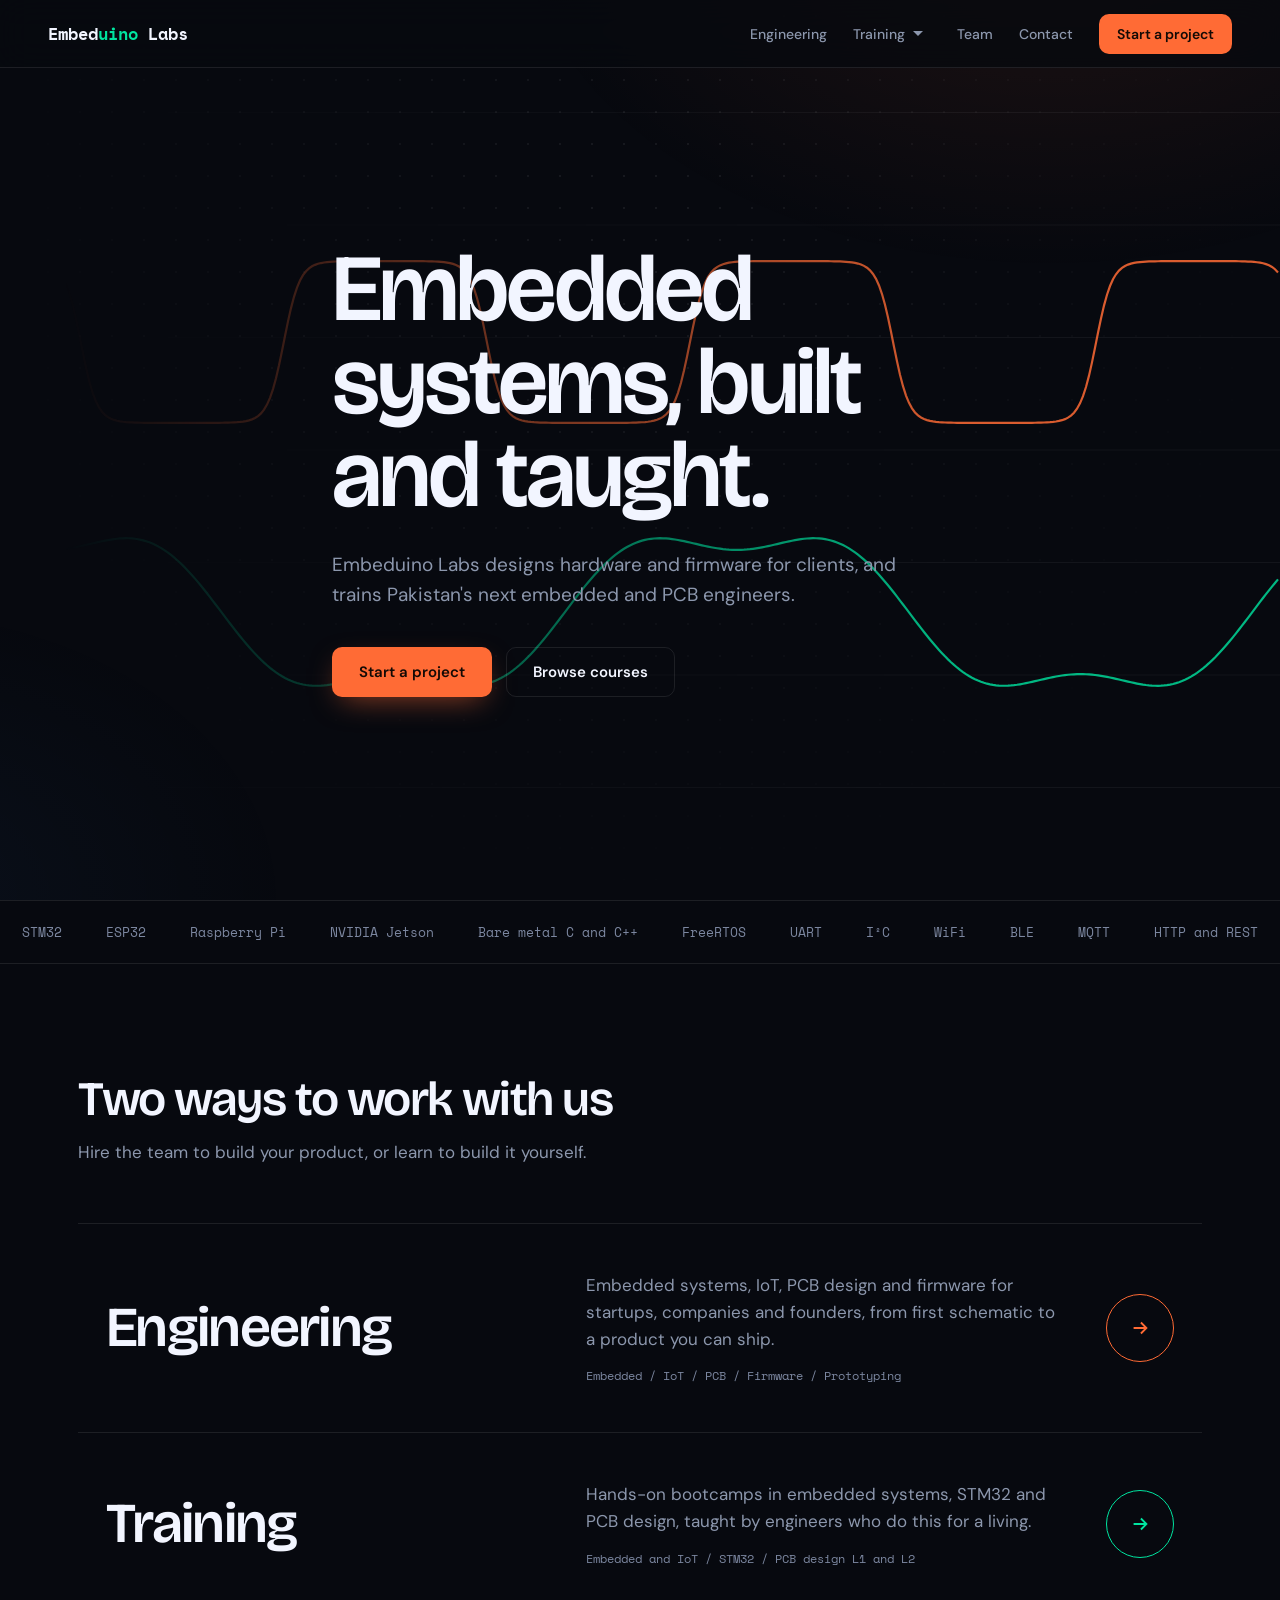
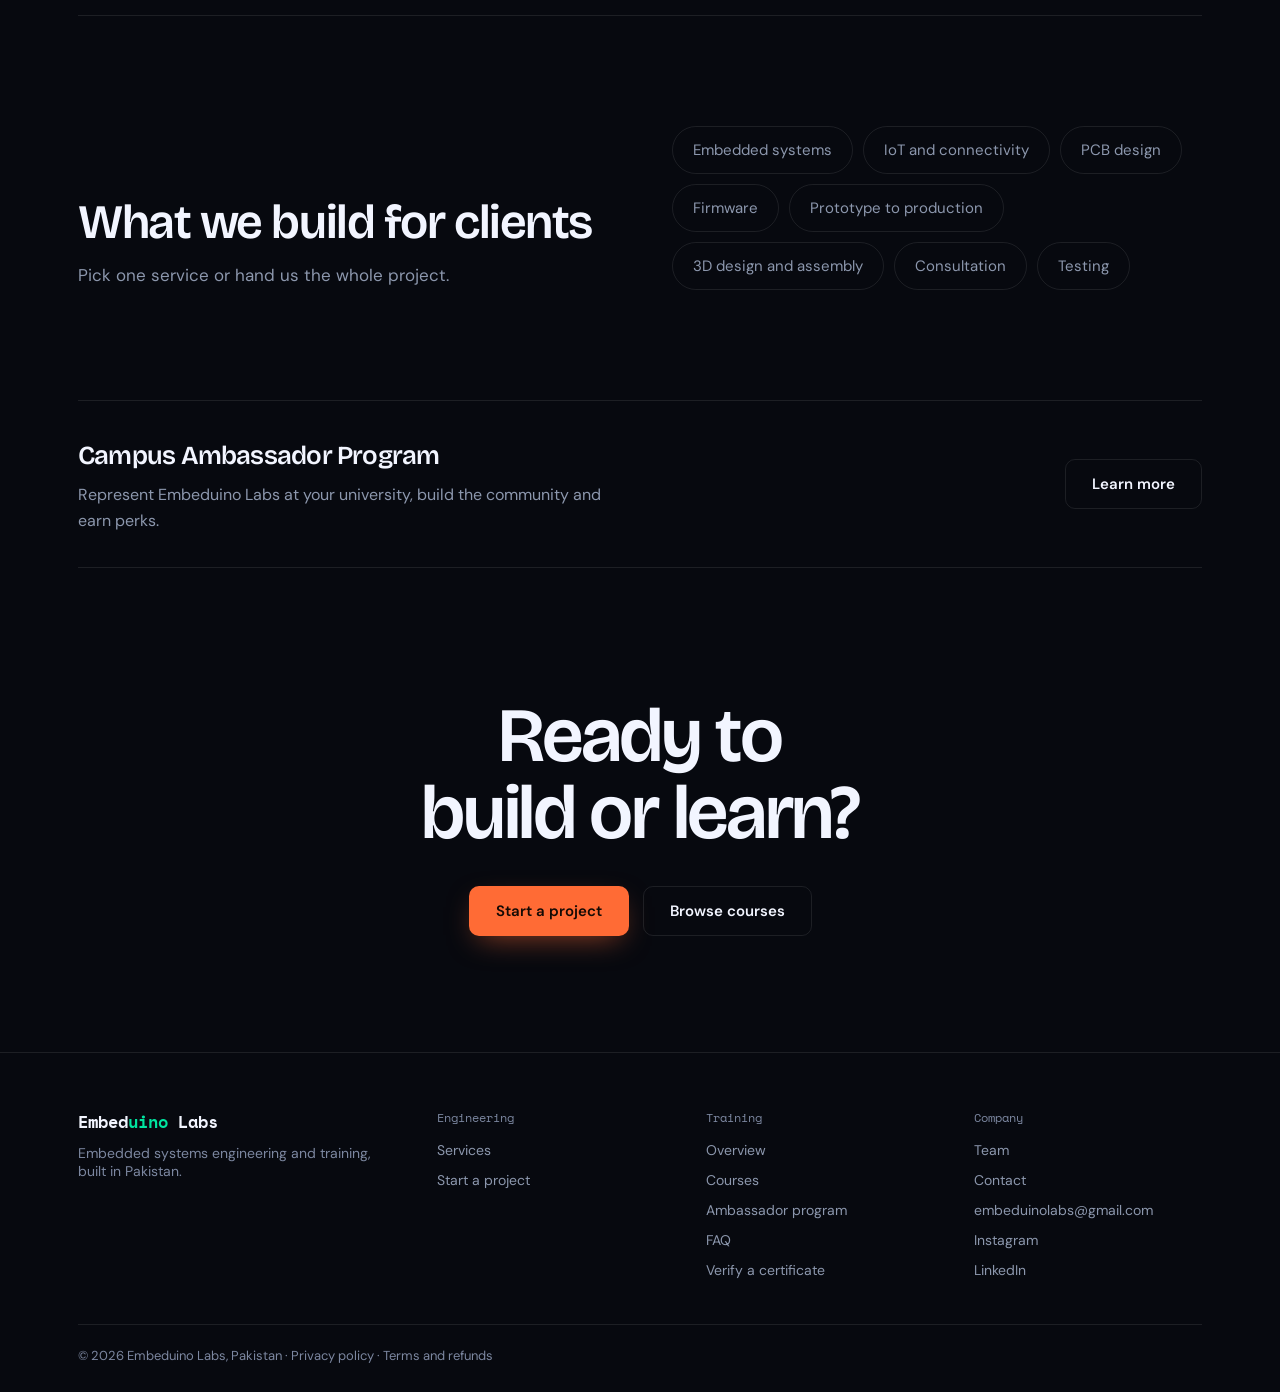
<file: index.html>
<!DOCTYPE html><html lang="en"><head><meta charset="UTF-8"><meta name="viewport" content="width=device-width,initial-scale=1">
<title>Embeduino Labs — Embedded engineering and training</title>
<meta name="description" content="Embeduino Labs builds embedded systems for clients and trains the next generation of embedded and PCB engineers in Pakistan.">
<link rel="preconnect" href="https://fonts.googleapis.com"><link href="https://fonts.googleapis.com/css2?family=Bricolage+Grotesque:opsz,wght@12..96,500;12..96,600&family=DM+Sans:wght@400;500;600&family=Space+Mono:wght@400;700&display=swap" rel="stylesheet">
<link rel="stylesheet" href="eng.css">
<style>
.h{position:relative;min-height:100vh;display:flex;align-items:center;padding:110px 0 70px;overflow:hidden}
#scope{position:absolute;inset:0;width:100%;height:100%;-webkit-mask-image:linear-gradient(90deg,transparent 5%,#000 75%);mask-image:linear-gradient(90deg,transparent 5%,#000 75%)}
.h .wrap{position:relative}
.h h1{font-size:clamp(46px,7.4vw,104px);line-height:.98;max-width:11ch;margin-bottom:28px}
.h .lede{max-width:44ch}
.live{position:absolute;right:28px;bottom:-50px;font:400 12px var(--mono);color:var(--di);display:flex;gap:18px}
.live i{font-style:normal}.live i::before{content:'';display:inline-block;width:14px;height:2px;margin-right:8px;vertical-align:middle}
.live .o::before{background:var(--cu)}.live .g::before{background:var(--sg)}
.path{display:grid;grid-template-columns:1.1fr 1.2fr auto;gap:40px;align-items:center;padding:48px 28px;border-top:1px solid var(--line);position:relative;overflow:hidden;--c:var(--cu)}
.path:last-of-type{border-bottom:1px solid var(--line)}
.path.t{--c:var(--sg)}
.path::before{content:'';position:absolute;inset:0;background:linear-gradient(90deg,color-mix(in srgb,var(--c) 14%,transparent),transparent 80%);transform:translateX(-101%);transition:transform .6s cubic-bezier(.2,.8,.2,1)}
.path:hover::before{transform:none}
.path>*{position:relative}
.path h3{font-size:clamp(32px,4.4vw,60px);line-height:1}
.path p{color:var(--mu);font-size:17px;max-width:46ch}
.path small{display:block;margin-top:14px;font:400 12px var(--mono);color:var(--di)}
.go{width:68px;height:68px;border-radius:50%;border:1px solid var(--c);display:grid;place-items:center;color:var(--c);transition:background .3s,color .3s,transform .3s}
.go svg{width:22px;height:22px;transition:transform .3s}
.path:hover .go{background:var(--c);color:#06100c}.path:hover .go svg{transform:rotate(-45deg)}
.nums{display:grid;grid-template-columns:repeat(4,1fr);border-block:1px solid var(--line)}
.nums div{padding:44px 24px 40px 0}.nums div+div{padding-left:28px;border-left:1px solid var(--line)}
.nums b{display:block;font:600 clamp(40px,5vw,64px) var(--head);letter-spacing:-.04em;line-height:1}
.nums span{display:block;margin-top:10px;color:var(--mu);font-size:14px;max-width:22ch}
.crs{display:grid;grid-template-columns:2.2fr 1fr 1fr auto;gap:24px;align-items:center;padding:24px 20px;border-bottom:1px solid var(--line);transition:background .25s,padding .25s}
.crs:first-child{border-top:1px solid var(--line)}
.crs:hover{background:rgba(0,229,160,.06);padding-left:34px}
.crs h3{font-size:21px}.crs em{font:400 13px var(--mono);color:var(--di);font-style:normal}
.crs .f{font:400 14px var(--mono);color:var(--mu)}.crs .f s{opacity:.5;margin-right:8px}
.crs .s{font-size:13px;color:var(--sg);display:flex;align-items:center;gap:8px}
.crs .s::before{content:'';width:7px;height:7px;border-radius:50%;background:var(--sg);animation:blink 2s infinite}
@keyframes blink{50%{opacity:.25}}
.chips{display:flex;flex-wrap:wrap;gap:10px}
.chips a{padding:11px 20px;border:1px solid var(--line);border-radius:999px;font-size:15px;color:var(--mu);transition:all .25s}
.chips a:hover{border-color:var(--cu);color:var(--tx);background:rgba(255,107,53,.08);transform:translateY(-3px)}
.two{display:grid;grid-template-columns:1fr 1fr;gap:64px;align-items:end}
.amb{display:flex;justify-content:space-between;align-items:center;gap:24px;flex-wrap:wrap;padding:34px 0;border-block:1px solid var(--line)}
.amb h3{font-size:26px}.amb p{color:var(--mu);margin-top:6px;max-width:48ch}
.fin{text-align:center;padding:130px 0 20px}
.fin h2{font-size:clamp(38px,6vw,84px);line-height:1;max-width:14ch;margin:0 auto 34px}
.fin .acts{justify-content:center}
.sc{opacity:0;transform:translateY(26px);transition:opacity .8s,transform .8s}.sc.in{opacity:1;transform:none}
@media(max-width:900px){.path,.two{grid-template-columns:1fr;gap:18px}.path{padding:36px 4px}.go{width:54px;height:54px}.nums{grid-template-columns:1fr 1fr}.nums div:nth-child(3){padding-left:0;border-left:0}.nums div{border-top:1px solid var(--line)}.nums div:nth-child(-n+2){border-top:0}.crs{grid-template-columns:1fr auto;gap:6px 16px}.crs em,.crs .s{grid-column:1}.live{display:none}}
@media(prefers-reduced-motion:reduce){.sc{opacity:1;transform:none}}
</style><meta name="theme-color" content="#07090f"><link rel="stylesheet" href="base.css"><link rel="icon" href="favicon.svg" type="image/svg+xml"></head><body>
<a class="skip" href="#main">Skip to content</a><header class="nav"><a class="logo" translate="no" href="index.html">Embed<b>uino</b> Labs</a><div class="nav-r" role="navigation" aria-label="Primary"><a href="engineering.html">Engineering</a><span class="dd"><a href="training.html">Training</a><button class="ddb" type="button" aria-label="Training pages" aria-haspopup="true"></button><span class="ddm"><a href="training.html">Overview</a><a href="courses.html">Courses</a><a href="ambassador.html">Ambassador program</a><a href="verify.html">Verify a certificate</a><a href="faq.html">FAQ</a></span></span><a href="team.html">Team</a><a href="contact.html">Contact</a><a class="nbtn" href="engineering-contact.html">Start a project</a></div><button class="burger" type="button" aria-label="Open menu" aria-expanded="false" aria-controls="mmenu"><i></i><i></i></button></header><div class="mmenu" id="mmenu"><a href="engineering.html">Engineering</a><a href="training.html">Training</a><a class="sub" href="courses.html">Courses</a><a class="sub" href="ambassador.html">Ambassador program</a><a class="sub" href="verify.html">Verify a certificate</a><a class="sub" href="faq.html">FAQ</a><a href="team.html">Team</a><a href="contact.html">Contact</a><a class="nbtn" href="engineering-contact.html">Start a project</a></div><a id="main" tabindex="-1"></a>


<section class="h"><canvas id="scope" aria-hidden="true"></canvas>
<div class="wrap"><h1 class="in1">Embedded systems, built and taught.</h1>
<p class="lede in2">Embeduino Labs designs hardware and firmware for clients, and trains Pakistan's next embedded and PCB engineers.</p>
<div class="acts in3"><a class="btn" href="engineering-contact.html">Start a project</a><a class="btn ghost" href="courses.html">Browse courses</a></div>
</div></section>

<div class="stack" aria-hidden="true"><div data-render="marquee"></div></div>

<section class="sec"><div class="wrap">
<div class="sh sc"><h2>Two ways to work with us</h2><p>Hire the team to build your product, or learn to build it yourself.</p></div>
<div class="sc">
<a class="path" href="engineering.html"><h3>Engineering</h3><div><p>Embedded systems, IoT, PCB design and firmware for startups, companies and founders, from first schematic to a product you can ship.</p><small>Embedded / IoT / PCB / Firmware / Prototyping</small></div><span class="go"><svg viewBox="0 0 24 24" fill="none" stroke="currentColor" stroke-width="2"><path d="M5 12h14M13 6l6 6-6 6"/></svg></span></a>
<a class="path t" href="training.html"><h3>Training</h3><div><p>Hands-on bootcamps in embedded systems, STM32 and PCB design, taught by engineers who do this for a living.</p><small>Embedded and IoT / STM32 / PCB design L1 and L2</small></div><span class="go"><svg viewBox="0 0 24 24" fill="none" stroke="currentColor" stroke-width="2"><path d="M5 12h14M13 6l6 6-6 6"/></svg></span></a>
</div></div></section>

<section class="sec" style="padding-top:0"><div class="wrap two">
<div class="sc"><h2 style="font-size:clamp(30px,4vw,48px);line-height:1.08">What we build for clients</h2><p style="color:var(--mu);font-size:17px;margin-top:14px;max-width:40ch">Pick one service or hand us the whole project.</p></div>
<div class="chips sc"><a href="engineering.html#services">Embedded systems</a><a href="engineering.html#services">IoT and connectivity</a><a href="engineering.html#services">PCB design</a><a href="engineering.html#services">Firmware</a><a href="engineering.html#services">Prototype to production</a><a href="engineering.html#services">3D design and assembly</a><a href="engineering.html#services">Consultation</a><a href="engineering.html#services">Testing</a></div>
</div></section>

<section><div class="wrap"><div class="amb sc"><div><h3>Campus Ambassador Program</h3><p>Represent Embeduino Labs at your university, build the community and earn perks.</p></div><a class="btn ghost" href="ambassador.html">Learn more</a></div></div></section>

<section class="fin"><div class="wrap"><h2 class="sc">Ready to build or learn?</h2><div class="acts sc"><a class="btn" href="engineering-contact.html">Start a project</a><a class="btn ghost" href="courses.html">Browse courses</a></div></div></section>

<footer class="foot"><div class="fw"><div class="fg"><div class="fb"><a class="logo" translate="no" href="index.html">Embed<b>uino</b> Labs</a><p>Embedded systems engineering and training, built in Pakistan.</p></div><div class="fl"><p class="ft">Engineering</p><a href="engineering.html">Services</a><a href="engineering-contact.html">Start a project</a></div><div class="fl"><p class="ft">Training</p><a href="training.html">Overview</a><a href="courses.html">Courses</a><a href="ambassador.html">Ambassador program</a><a href="faq.html">FAQ</a><a href="verify.html">Verify a certificate</a></div><div class="fl"><p class="ft">Company</p><a href="team.html">Team</a><a href="contact.html">Contact</a><a href="mailto:embeduinolabs@gmail.com">embeduinolabs@gmail.com</a><a href="https://www.instagram.com/embeduinolabs/" target="_blank" rel="noopener">Instagram</a><a href="https://www.linkedin.com/company/embeduinolabs/" target="_blank" rel="noopener">LinkedIn</a></div></div><p class="fc">© 2026 Embeduino Labs, Pakistan · <a href="privacy.html">Privacy policy</a> · <a href="terms.html">Terms and refunds</a></p></div></footer>
<script src="site-data.js"></script><script src="site.js" defer></script>
<script>
(()=>{const cv=document.getElementById('scope'),c=cv.getContext('2d'),rm=matchMedia('(prefers-reduced-motion:reduce)').matches;let W,H,t=0,my=.5;
const rs=()=>{const r=cv.getBoundingClientRect(),d=devicePixelRatio||1;W=cv.width=r.width*d;H=cv.height=r.height*d};rs();addEventListener('resize',rs);
addEventListener('mousemove',e=>my=e.clientY/innerHeight);
function tr(fn,col,y,a){c.beginPath();for(let i=0;i<=W;i+=3){const v=fn((i+t)/(W/9));i?c.lineTo(i,y-v*a):c.moveTo(i,y-v*a)}c.strokeStyle=col;c.lineWidth=2.2*(devicePixelRatio||1);c.stroke()}
function f(){c.clearRect(0,0,W,H);c.strokeStyle='rgba(255,255,255,.05)';c.lineWidth=1;for(let i=1;i<8;i++){c.beginPath();c.moveTo(0,H*i/8);c.lineTo(W,H*i/8);c.stroke()}
const A=H*(.07+.09*my);tr(x=>Math.tanh(4*Math.sin(x*2.2)),'rgba(255,107,53,.85)',H*.38,H*.09);tr(x=>Math.sin(x*1.3)*.8+Math.sin(x*3.9)*.2,'rgba(0,229,160,.8)',H*.68,A);if(!rm){t+=2.4;requestAnimationFrame(f)}}f();
const io=new IntersectionObserver(es=>es.forEach(e=>{if(!e.isIntersecting)return;e.target.classList.add('in');e.target.querySelectorAll('[data-n]').forEach(n=>{const T=+n.dataset.n,s=n.dataset.s||'',t0=performance.now();(function u(now){const p=Math.min((now-t0)/1400,1);n.textContent=Math.round(T*(1-Math.pow(1-p,3)))+s;p<1&&requestAnimationFrame(u)})(t0)});io.unobserve(e.target)}),{threshold:.15});
document.querySelectorAll('.sc').forEach(e=>io.observe(e))})();
</script></body></html>
</file>
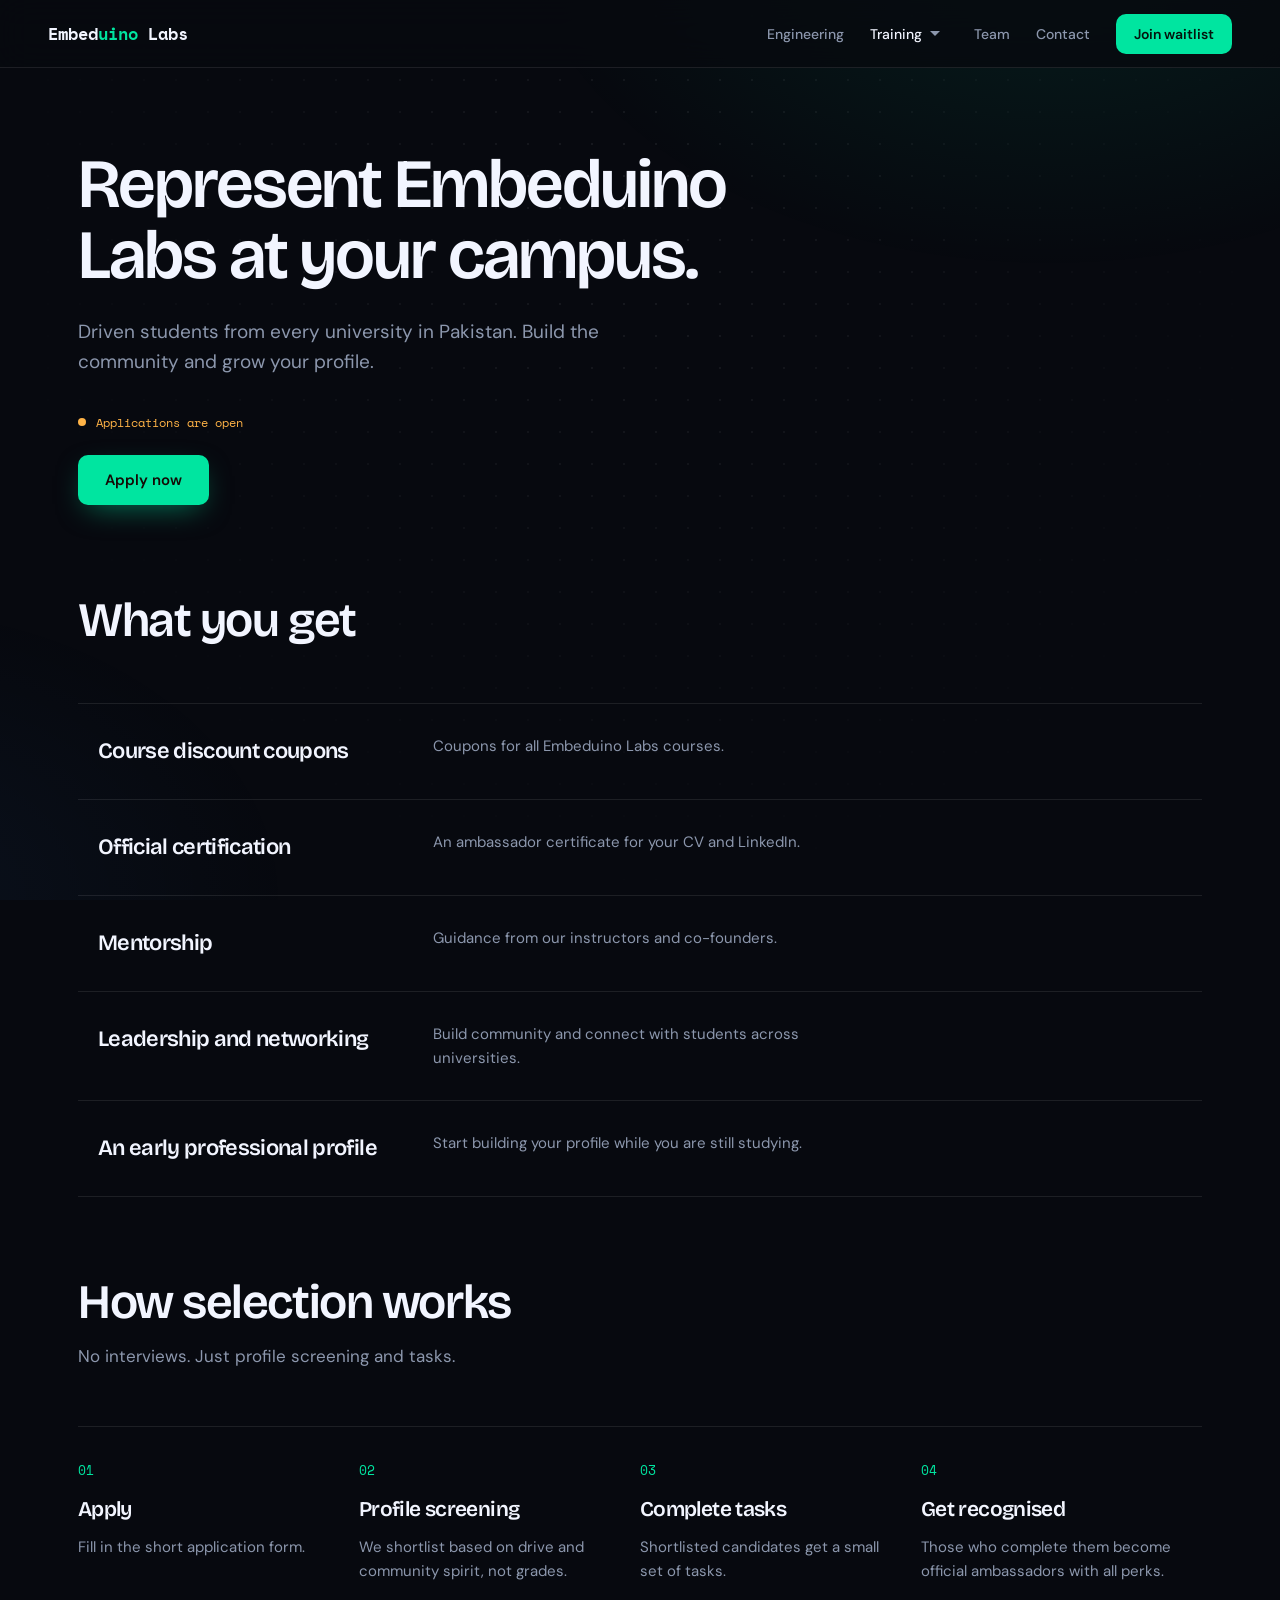
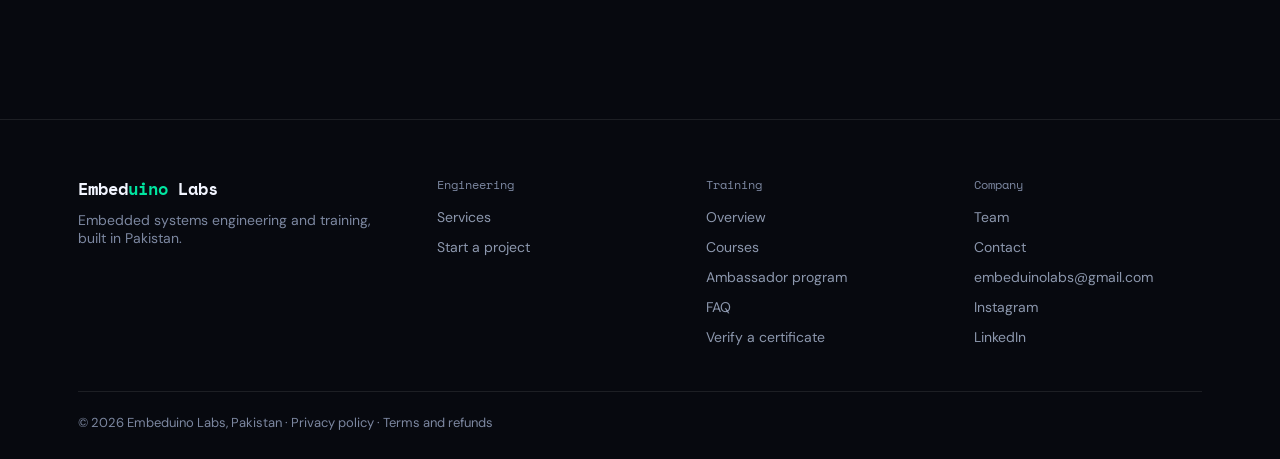
<file: ambassador.html>
<!DOCTYPE html><html lang="en"><head><meta charset="UTF-8"><meta name="viewport" content="width=device-width,initial-scale=1"><title>Campus Ambassador Program — Embeduino Labs</title><meta name="description" content="Represent Embeduino Labs at your university, build community and earn perks."><meta name="theme-color" content="#07090f"><link rel="preconnect" href="https://fonts.googleapis.com"><link href="https://fonts.googleapis.com/css2?family=Bricolage+Grotesque:opsz,wght@12..96,500;12..96,600&family=DM+Sans:wght@400;500;600&family=Space+Mono:wght@400;700&display=swap" rel="stylesheet"><link rel="stylesheet" href="eng.css"><link rel="stylesheet" href="trn.css"><link rel="stylesheet" href="base.css"><link rel="icon" href="favicon.svg" type="image/svg+xml"></head><body class="trn"><a class="skip" href="#main">Skip to content</a><header class="nav"><a class="logo" translate="no" href="index.html">Embed<b>uino</b> Labs</a><div class="nav-r" role="navigation" aria-label="Primary"><a href="engineering.html">Engineering</a><span class="dd"><a href="training.html" aria-current="page">Training</a><button class="ddb" type="button" aria-label="Training pages" aria-haspopup="true"></button><span class="ddm"><a href="training.html">Overview</a><a href="courses.html">Courses</a><a href="ambassador.html" aria-current="page">Ambassador program</a><a href="verify.html">Verify a certificate</a><a href="faq.html">FAQ</a></span></span><a href="team.html">Team</a><a href="contact.html">Contact</a><a class="nbtn sg" data-cta href="https://docs.google.com/forms/d/1Flcm8zHhwcUQbWOsdlLaiDBojNH8hl6wbdkQwR3EUpU/" target="_blank" rel="noopener">Register now</a></div><button class="burger" type="button" aria-label="Open menu" aria-expanded="false" aria-controls="mmenu"><i></i><i></i></button></header><div class="mmenu" id="mmenu"><a href="engineering.html">Engineering</a><a href="training.html" aria-current="page">Training</a><a class="sub" href="courses.html">Courses</a><a class="sub" href="ambassador.html" aria-current="page">Ambassador program</a><a class="sub" href="verify.html">Verify a certificate</a><a class="sub" href="faq.html">FAQ</a><a href="team.html">Team</a><a href="contact.html">Contact</a><a class="nbtn sg" data-cta href="https://docs.google.com/forms/d/1Flcm8zHhwcUQbWOsdlLaiDBojNH8hl6wbdkQwR3EUpU/" target="_blank" rel="noopener">Register now</a></div><a id="main" tabindex="-1"></a><section class="hero" style="padding-bottom:50px"><div class="wrap"><h1 class="in1" style="font-size:clamp(38px,5.4vw,70px);max-width:16ch">Represent Embeduino Labs at your campus.</h1><p class="lede in2">Driven students from every university in Pakistan. Build the community and grow your profile.</p><p class="st" style="margin:0 0 24px;max-width:340px;background:none;border:0;padding:0"><span class="dot" aria-hidden="true" data-bind="ambStatus"></span></p><div class="acts in3"><a class="btn" data-amb href="#" target="_blank" rel="noopener">Apply now</a></div></div></section><section class="sec" style="padding:40px 0 40px"><div class="wrap"><div class="sh"><h2>What you get</h2></div><div class="svc"><div class="row"><h3>Course discount coupons</h3><p>Coupons for all Embeduino Labs courses.</p><small></small></div><div class="row"><h3>Official certification</h3><p>An ambassador certificate for your CV and LinkedIn.</p><small></small></div><div class="row"><h3>Mentorship</h3><p>Guidance from our instructors and co-founders.</p><small></small></div><div class="row"><h3>Leadership and networking</h3><p>Build community and connect with students across universities.</p><small></small></div><div class="row"><h3>An early professional profile</h3><p>Start building your profile while you are still studying.</p><small></small></div></div></div></section><section class="sec" style="padding:40px 0 40px"><div class="wrap"><div class="sh"><h2>How selection works</h2><p>No interviews. Just profile screening and tasks.</p></div><div class="steps3 s4"><div class="rv"><b>01</b><h3>Apply</h3><p>Fill in the short application form.</p></div><div class="rv"><b>02</b><h3>Profile screening</h3><p>We shortlist based on drive and community spirit, not grades.</p></div><div class="rv"><b>03</b><h3>Complete tasks</h3><p>Shortlisted candidates get a small set of tasks.</p></div><div class="rv"><b>04</b><h3>Get recognised</h3><p>Those who complete them become official ambassadors with all perks.</p></div></div></div></section><footer class="foot"><div class="fw"><div class="fg"><div class="fb"><a class="logo" translate="no" href="index.html">Embed<b>uino</b> Labs</a><p>Embedded systems engineering and training, built in Pakistan.</p></div><div class="fl"><p class="ft">Engineering</p><a href="engineering.html">Services</a><a href="engineering-contact.html">Start a project</a></div><div class="fl"><p class="ft">Training</p><a href="training.html">Overview</a><a href="courses.html">Courses</a><a href="ambassador.html">Ambassador program</a><a href="faq.html">FAQ</a><a href="verify.html">Verify a certificate</a></div><div class="fl"><p class="ft">Company</p><a href="team.html">Team</a><a href="contact.html">Contact</a><a href="mailto:embeduinolabs@gmail.com">embeduinolabs@gmail.com</a><a href="https://www.instagram.com/embeduinolabs/" target="_blank" rel="noopener">Instagram</a><a href="https://www.linkedin.com/company/embeduinolabs/" target="_blank" rel="noopener">LinkedIn</a></div></div><p class="fc">© 2026 Embeduino Labs, Pakistan · <a href="privacy.html">Privacy policy</a> · <a href="terms.html">Terms and refunds</a></p></div></footer><script src="site-data.js"></script><script src="site.js" defer></script></body></html>
</file>
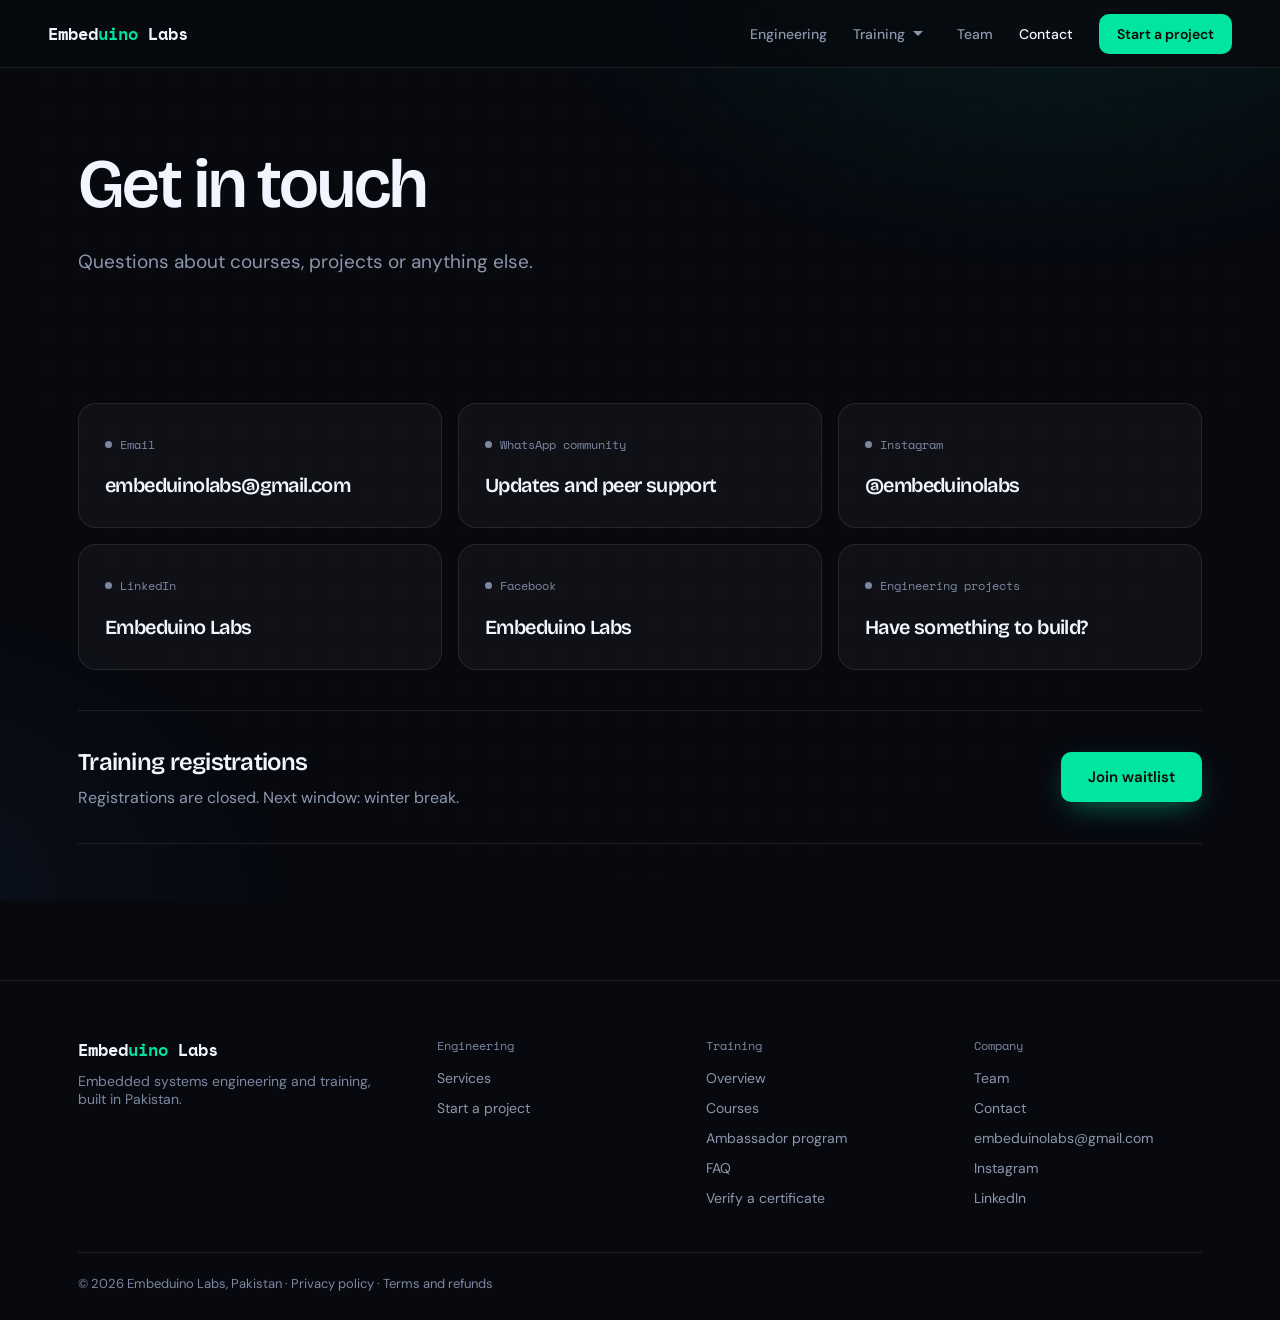
<file: contact.html>
<!DOCTYPE html><html lang="en"><head><meta charset="UTF-8"><meta name="viewport" content="width=device-width,initial-scale=1"><title>Contact — Embeduino Labs</title><meta name="description" content="Reach Embeduino Labs by email, WhatsApp or social media."><meta name="theme-color" content="#07090f"><link rel="preconnect" href="https://fonts.googleapis.com"><link href="https://fonts.googleapis.com/css2?family=Bricolage+Grotesque:opsz,wght@12..96,500;12..96,600&family=DM+Sans:wght@400;500;600&family=Space+Mono:wght@400;700&display=swap" rel="stylesheet"><link rel="stylesheet" href="eng.css"><link rel="stylesheet" href="trn.css"><link rel="stylesheet" href="base.css"><link rel="icon" href="favicon.svg" type="image/svg+xml"></head><body class="trn"><a class="skip" href="#main">Skip to content</a><header class="nav"><a class="logo" translate="no" href="index.html">Embed<b>uino</b> Labs</a><div class="nav-r" role="navigation" aria-label="Primary"><a href="engineering.html">Engineering</a><span class="dd"><a href="training.html">Training</a><button class="ddb" type="button" aria-label="Training pages" aria-haspopup="true"></button><span class="ddm"><a href="training.html">Overview</a><a href="courses.html">Courses</a><a href="ambassador.html">Ambassador program</a><a href="verify.html">Verify a certificate</a><a href="faq.html">FAQ</a></span></span><a href="team.html">Team</a><a href="contact.html" aria-current="page">Contact</a><a class="nbtn" href="engineering-contact.html">Start a project</a></div><button class="burger" type="button" aria-label="Open menu" aria-expanded="false" aria-controls="mmenu"><i></i><i></i></button></header><div class="mmenu" id="mmenu"><a href="engineering.html">Engineering</a><a href="training.html">Training</a><a class="sub" href="courses.html">Courses</a><a class="sub" href="ambassador.html">Ambassador program</a><a class="sub" href="verify.html">Verify a certificate</a><a class="sub" href="faq.html">FAQ</a><a href="team.html">Team</a><a href="contact.html" aria-current="page">Contact</a><a class="nbtn" href="engineering-contact.html">Start a project</a></div><a id="main" tabindex="-1"></a><section class="hero" style="padding-bottom:50px"><div class="wrap"><h1 class="in1" style="font-size:clamp(38px,5.4vw,70px);max-width:16ch">Get in touch</h1><p class="lede in2">Questions about courses, projects or anything else.</p></div></section><section class="sec" style="padding:40px 0 40px"><div class="wrap"><div class="gc"><a class="nd rv" href="mailto:embeduinolabs@gmail.com"><span class="pl">Email</span><h3 style="font-size:20px;margin:14px 0 0">embeduinolabs@gmail.com</h3></a><a class="nd rv" href="https://chat.whatsapp.com/IXVrEwwqq3DG2ZBWdb0F39" target="_blank" rel="noopener"><span class="pl">WhatsApp community</span><h3 style="font-size:20px;margin:14px 0 0">Updates and peer support</h3></a><a class="nd rv" href="https://www.instagram.com/embeduinolabs/" target="_blank" rel="noopener"><span class="pl">Instagram</span><h3 style="font-size:20px;margin:14px 0 0">@embeduinolabs</h3></a><a class="nd rv" href="https://www.linkedin.com/company/embeduinolabs/" target="_blank" rel="noopener"><span class="pl">LinkedIn</span><h3 style="font-size:20px;margin:14px 0 0">Embeduino Labs</h3></a><a class="nd rv" href="https://www.facebook.com/profile.php?id=61589578627851" target="_blank" rel="noopener"><span class="pl">Facebook</span><h3 style="font-size:20px;margin:14px 0 0">Embeduino Labs</h3></a><a class="nd rv" href="engineering-contact.html"><span class="pl">Engineering projects</span><h3 style="font-size:20px;margin:14px 0 0">Have something to build?</h3></a></div></div></section><section class="sec" style="padding:0 0 40px"><div class="wrap"><div class="strip"><div><h3>Training registrations</h3><p data-bind="statusLine"></p></div><a class="btn" data-cta href="#">Register now</a></div></div></section><footer class="foot"><div class="fw"><div class="fg"><div class="fb"><a class="logo" translate="no" href="index.html">Embed<b>uino</b> Labs</a><p>Embedded systems engineering and training, built in Pakistan.</p></div><div class="fl"><p class="ft">Engineering</p><a href="engineering.html">Services</a><a href="engineering-contact.html">Start a project</a></div><div class="fl"><p class="ft">Training</p><a href="training.html">Overview</a><a href="courses.html">Courses</a><a href="ambassador.html">Ambassador program</a><a href="faq.html">FAQ</a><a href="verify.html">Verify a certificate</a></div><div class="fl"><p class="ft">Company</p><a href="team.html">Team</a><a href="contact.html">Contact</a><a href="mailto:embeduinolabs@gmail.com">embeduinolabs@gmail.com</a><a href="https://www.instagram.com/embeduinolabs/" target="_blank" rel="noopener">Instagram</a><a href="https://www.linkedin.com/company/embeduinolabs/" target="_blank" rel="noopener">LinkedIn</a></div></div><p class="fc">© 2026 Embeduino Labs, Pakistan · <a href="privacy.html">Privacy policy</a> · <a href="terms.html">Terms and refunds</a></p></div></footer><script src="site-data.js"></script><script src="site.js" defer></script></body></html>
</file>
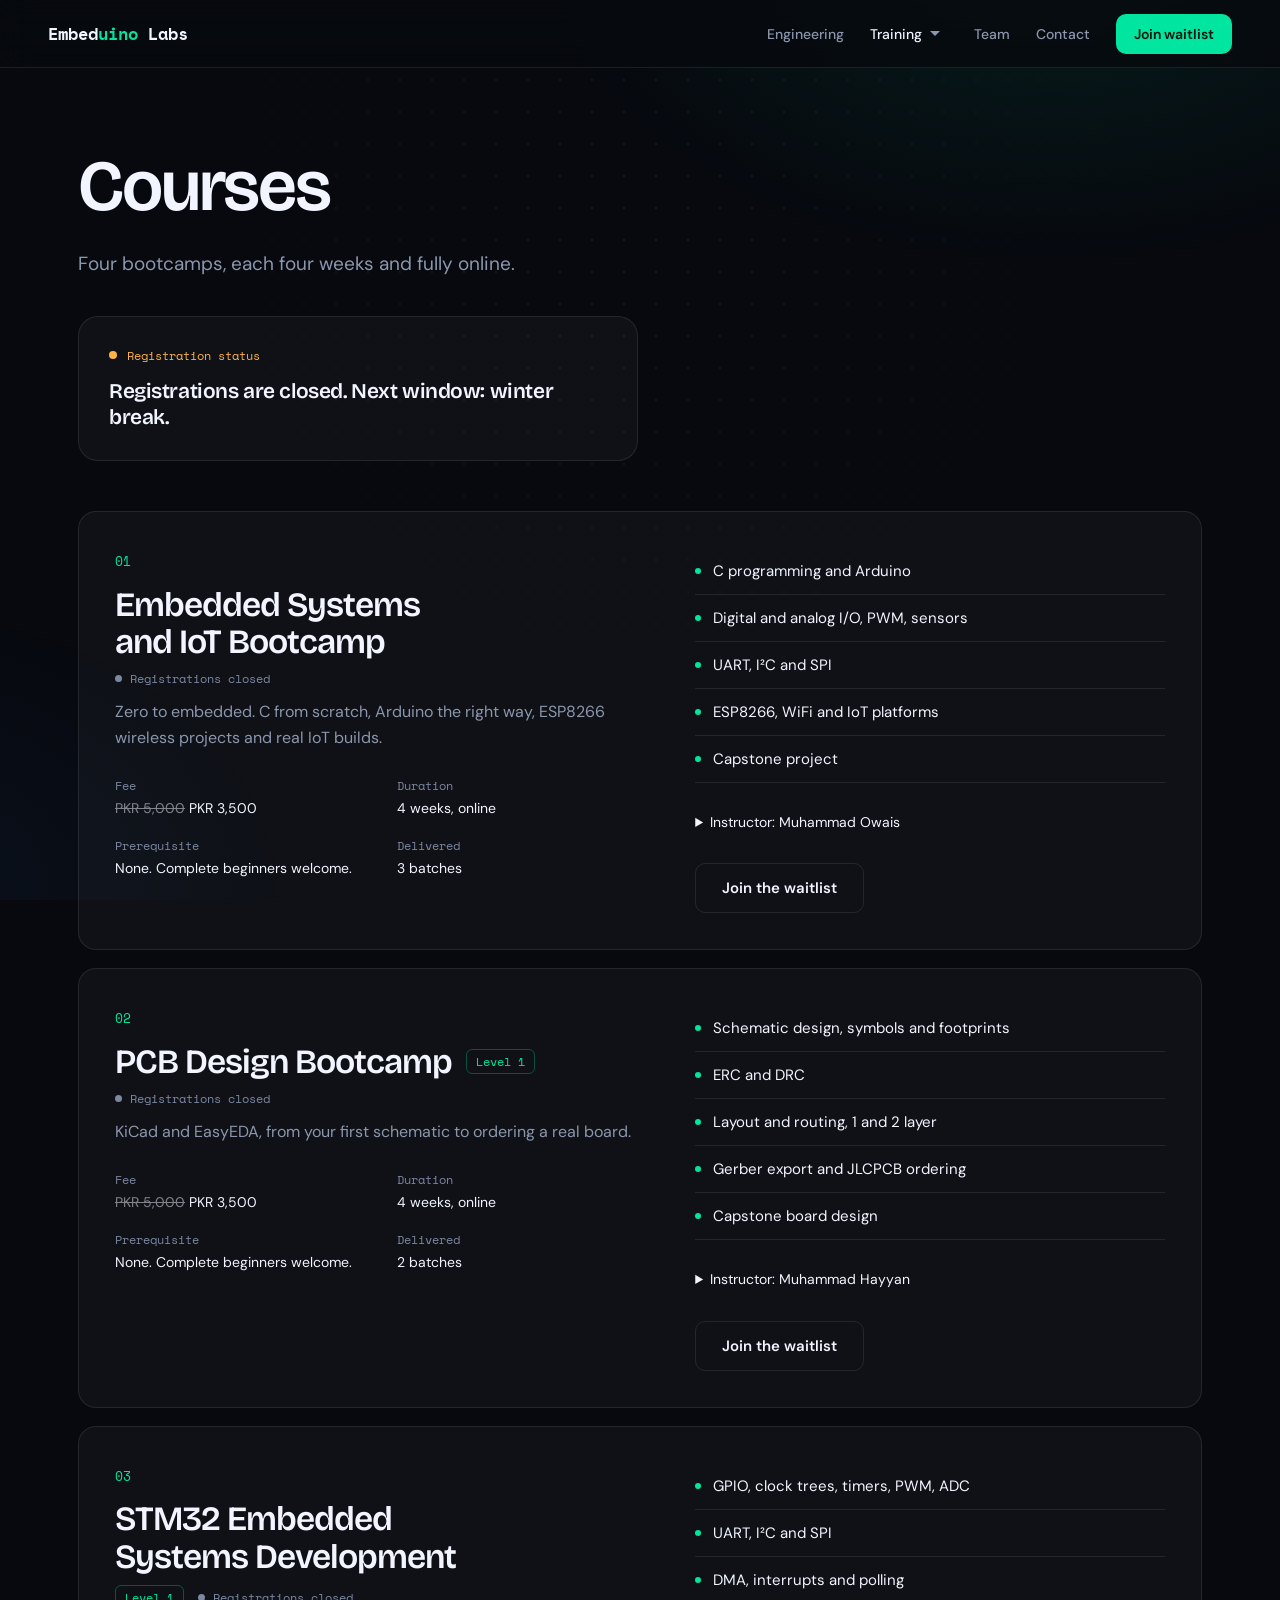
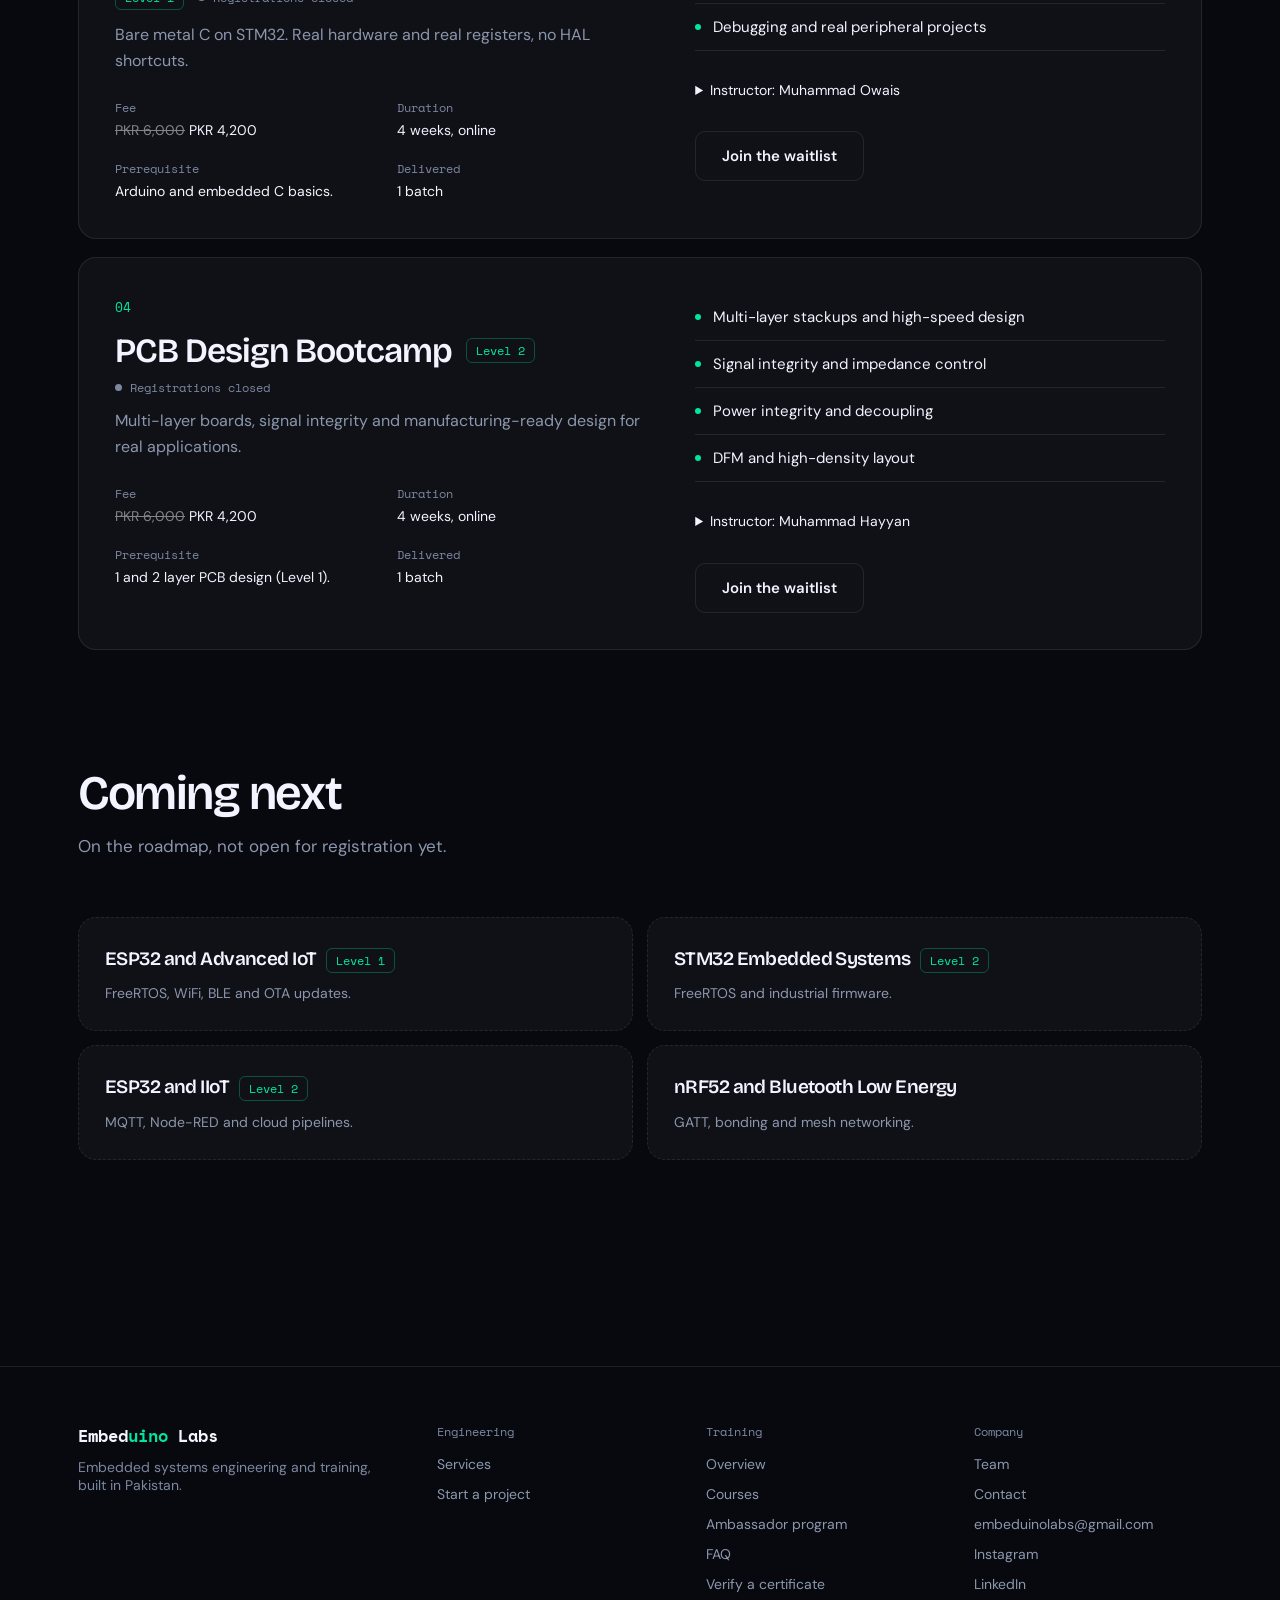
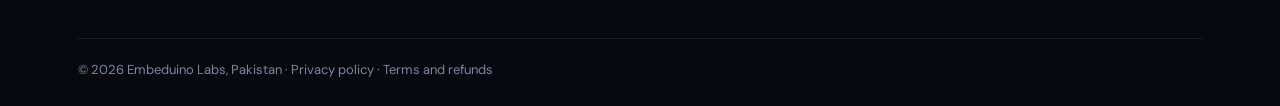
<file: courses.html>
<!DOCTYPE html><html lang="en"><head><meta charset="UTF-8"><meta name="viewport" content="width=device-width,initial-scale=1">
<title>Courses — Embeduino Labs</title><meta name="description" content="All Embeduino Labs bootcamps: embedded systems and IoT, STM32 and PCB design.">
<meta name="theme-color" content="#07090f"><link rel="preconnect" href="https://fonts.googleapis.com"><link href="https://fonts.googleapis.com/css2?family=Bricolage+Grotesque:opsz,wght@12..96,500;12..96,600&family=DM+Sans:wght@400;500;600&family=Space+Mono:wght@400;700&display=swap" rel="stylesheet">
<link rel="stylesheet" href="eng.css"><link rel="stylesheet" href="trn.css"><link rel="stylesheet" href="base.css"><link rel="icon" href="favicon.svg" type="image/svg+xml"></head><body class="trn">
<a class="skip" href="#main">Skip to content</a><header class="nav"><a class="logo" translate="no" href="index.html">Embed<b>uino</b> Labs</a><div class="nav-r" role="navigation" aria-label="Primary"><a href="engineering.html">Engineering</a><span class="dd"><a href="training.html" aria-current="page">Training</a><button class="ddb" type="button" aria-label="Training pages" aria-haspopup="true"></button><span class="ddm"><a href="training.html">Overview</a><a href="courses.html" aria-current="page">Courses</a><a href="ambassador.html">Ambassador program</a><a href="verify.html">Verify a certificate</a><a href="faq.html">FAQ</a></span></span><a href="team.html">Team</a><a href="contact.html">Contact</a><a class="nbtn sg" data-cta href="https://docs.google.com/forms/d/1Flcm8zHhwcUQbWOsdlLaiDBojNH8hl6wbdkQwR3EUpU/" target="_blank" rel="noopener">Register now</a></div><button class="burger" type="button" aria-label="Open menu" aria-expanded="false" aria-controls="mmenu"><i></i><i></i></button></header><div class="mmenu" id="mmenu"><a href="engineering.html">Engineering</a><a href="training.html" aria-current="page">Training</a><a class="sub" href="courses.html" aria-current="page">Courses</a><a class="sub" href="ambassador.html">Ambassador program</a><a class="sub" href="verify.html">Verify a certificate</a><a class="sub" href="faq.html">FAQ</a><a href="team.html">Team</a><a href="contact.html">Contact</a><a class="nbtn sg" data-cta href="https://docs.google.com/forms/d/1Flcm8zHhwcUQbWOsdlLaiDBojNH8hl6wbdkQwR3EUpU/" target="_blank" rel="noopener">Register now</a></div><a id="main" tabindex="-1"></a>
<section class="hero" style="padding-bottom:50px"><div class="wrap"><h1 class="in1" style="font-size:clamp(40px,5.6vw,72px)">Courses</h1><p class="lede in2">Four bootcamps, each four weeks and fully online.</p>
<div class="st in3" data-state="closed" style="max-width:560px"><span class="dot" aria-hidden="true">Registration status</span><b data-bind="statusLine"></b></div></div></section>
<section style="padding-bottom:40px"><div class="wrap" data-render="catalog"><noscript><p>Please enable JavaScript to see the course list.</p></noscript></div></section>
<section class="sec" style="padding-top:60px"><div class="wrap"><div class="sh"><h2>Coming next</h2><p>On the roadmap, not open for registration yet.</p></div><div class="sg2" data-render="soon"></div></div></section><footer class="foot"><div class="fw"><div class="fg"><div class="fb"><a class="logo" translate="no" href="index.html">Embed<b>uino</b> Labs</a><p>Embedded systems engineering and training, built in Pakistan.</p></div><div class="fl"><p class="ft">Engineering</p><a href="engineering.html">Services</a><a href="engineering-contact.html">Start a project</a></div><div class="fl"><p class="ft">Training</p><a href="training.html">Overview</a><a href="courses.html">Courses</a><a href="ambassador.html">Ambassador program</a><a href="faq.html">FAQ</a><a href="verify.html">Verify a certificate</a></div><div class="fl"><p class="ft">Company</p><a href="team.html">Team</a><a href="contact.html">Contact</a><a href="mailto:embeduinolabs@gmail.com">embeduinolabs@gmail.com</a><a href="https://www.instagram.com/embeduinolabs/" target="_blank" rel="noopener">Instagram</a><a href="https://www.linkedin.com/company/embeduinolabs/" target="_blank" rel="noopener">LinkedIn</a></div></div><p class="fc">© 2026 Embeduino Labs, Pakistan · <a href="privacy.html">Privacy policy</a> · <a href="terms.html">Terms and refunds</a></p></div></footer><script src="site-data.js"></script><script src="site.js" defer></script></body></html>
</file>
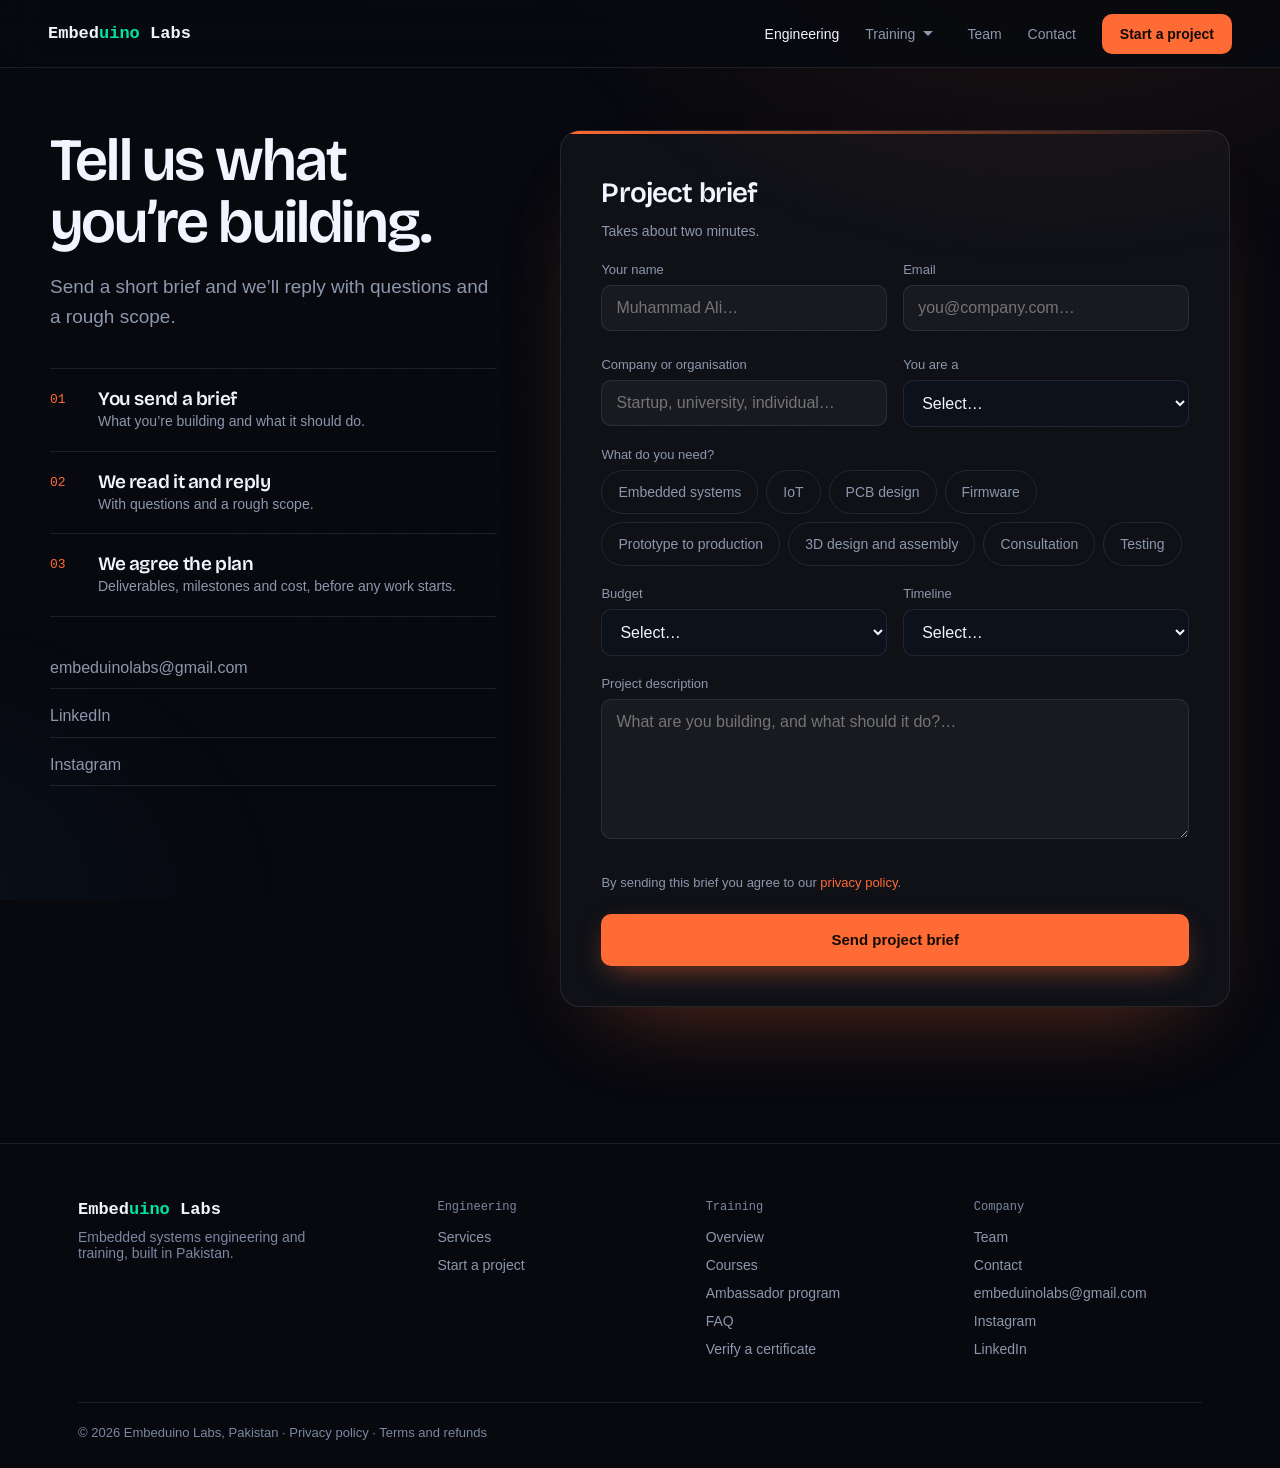
<file: engineering-contact.html>
<!DOCTYPE html><html lang="en"><head><meta charset="UTF-8"><meta name="viewport" content="width=device-width,initial-scale=1">
<title>Start a project — Embeduino Labs Engineering</title>
<meta name="description" content="Tell us what you are building. Send a project brief to Embeduino Labs engineering.">
<link rel="stylesheet" href="eng.css">
<style>
.pg{padding:130px 0 40px;display:grid;grid-template-columns:.8fr 1.2fr;gap:64px;align-items:start}
.pg h1{font-size:clamp(36px,5vw,60px);line-height:1.03;margin-bottom:18px}
.pg .alt{margin-top:30px;display:flex;flex-direction:column;gap:6px;color:var(--mu)}.pg .alt a{padding:8px 0;border-bottom:1px solid var(--line);transition:color .2s}.pg .alt a:hover{color:var(--tx)}
form{border:1px solid var(--line);border-radius:20px;padding:clamp(22px,4vw,40px);background:var(--panel);display:grid;gap:20px}
.g2{display:grid;grid-template-columns:1fr 1fr;gap:16px}
label.l,legend{display:block;font:500 13px var(--sans);color:var(--mu);margin-bottom:8px}
input,select,textarea{width:100%;background:rgba(255,255,255,.04);border:1px solid var(--line);border-radius:10px;padding:13px 14px;color:var(--tx);font:400 16px var(--sans);transition:border-color .2s,background-color .2s}
select{background-color:#0d111b;color:#f2f5ff;color-scheme:dark}select option,select optgroup{background-color:#0d111b;color:#f2f5ff}
input:hover,select:hover,textarea:hover{border-color:rgba(255,255,255,.22)}
input:focus,textarea:focus{border-color:var(--cu);background:rgba(255,107,53,.04);outline:0}select:focus,select:hover,select:active{background-color:#0d111b;color:#f2f5ff}select:focus{border-color:var(--cu);outline:0}
input[aria-invalid=true],textarea[aria-invalid=true]{border-color:#ff7070}
textarea{min-height:140px;resize:vertical}
fieldset{border:0}
.ch{display:flex;flex-wrap:wrap;gap:8px}
.ch label{position:relative}.ch input{position:absolute;opacity:0;inset:0;width:100%;height:100%;cursor:pointer}
.ch span{display:inline-flex;align-items:center;min-height:44px;padding:0 16px;border:1px solid var(--line);border-radius:999px;font-size:14px;color:var(--mu);transition:border-color .2s,background-color .2s,color .2s}
.ch input:checked+span{border-color:var(--cu);background:rgba(255,107,53,.12);color:var(--tx)}
.ch input:checked+span::before{content:'✓';margin-right:8px;color:var(--cu)}
.ch input:focus-visible+span{outline:2px solid var(--cu);outline-offset:2px}
.er{color:#ff8f8f;font-size:13px;min-height:0;margin-top:6px}
.btn{width:100%;min-height:52px;cursor:pointer}.btn[disabled]{opacity:.7}
.sp{display:none;width:16px;height:16px;border:2px solid #140a05;border-right-color:transparent;border-radius:50%;margin-left:10px;animation:spin .7s linear infinite}.btn[disabled] .sp{display:inline-block}
@keyframes spin{to{transform:rotate(360deg)}}
.ok{display:none;border:1px solid var(--line);border-radius:20px;padding:40px;background:var(--panel)}.ok h2{font-size:30px;margin-bottom:10px}.ok p{color:var(--mu)}
.nx{list-style:none;margin-top:34px;border-top:1px solid var(--line)}.nx li{display:grid;grid-template-columns:48px 1fr;padding:18px 0;border-bottom:1px solid var(--line)}.nx b{font:400 13px var(--mono);color:var(--cu);grid-row:span 2;padding-top:5px}.nx span{font:600 19px var(--head);letter-spacing:-.02em}.nx small{color:var(--mu);font-size:14px}form{position:relative;overflow:hidden;box-shadow:0 40px 90px -50px rgba(255,107,53,.45)}form::before{content:"";position:absolute;inset:0 0 auto;height:3px;background:linear-gradient(90deg,var(--cu),transparent)}.fh h2{font-size:28px}.fh p{color:var(--mu);font-size:14px;margin-top:4px}@media(max-width:900px){.pg{grid-template-columns:1fr;gap:36px;padding-top:110px}.g2{grid-template-columns:1fr}}
</style><meta name="theme-color" content="#07090f"><link rel="preconnect" href="https://fonts.googleapis.com"><link href="https://fonts.googleapis.com/css2?family=Bricolage+Grotesque:opsz,wght@12..96,500;12..96,600&display=swap" rel="stylesheet"><link rel="stylesheet" href="base.css"><link rel="icon" href="favicon.svg" type="image/svg+xml"></head><body>
<a class="skip" href="#main">Skip to content</a><header class="nav"><a class="logo" translate="no" href="index.html">Embed<b>uino</b> Labs</a><div class="nav-r" role="navigation" aria-label="Primary"><a href="engineering.html" aria-current="page">Engineering</a><span class="dd"><a href="training.html">Training</a><button class="ddb" type="button" aria-label="Training pages" aria-haspopup="true"></button><span class="ddm"><a href="training.html">Overview</a><a href="courses.html">Courses</a><a href="ambassador.html">Ambassador program</a><a href="verify.html">Verify a certificate</a><a href="faq.html">FAQ</a></span></span><a href="team.html">Team</a><a href="contact.html">Contact</a><a class="nbtn" href="engineering-contact.html">Start a project</a></div><button class="burger" type="button" aria-label="Open menu" aria-expanded="false" aria-controls="mmenu"><i></i><i></i></button></header><div class="mmenu" id="mmenu"><a href="engineering.html" aria-current="page">Engineering</a><a href="training.html">Training</a><a class="sub" href="courses.html">Courses</a><a class="sub" href="ambassador.html">Ambassador program</a><a class="sub" href="verify.html">Verify a certificate</a><a class="sub" href="faq.html">FAQ</a><a href="team.html">Team</a><a href="contact.html">Contact</a><a class="nbtn" href="engineering-contact.html">Start a project</a></div><a id="main" tabindex="-1"></a>
<div class="wrap pg"><div><h1>Tell us what you’re building.</h1><p class="lede">Send a short brief and we’ll reply with questions and a rough scope.</p><ol class="nx"><li><b>01</b><span>You send a brief</span><small>What you’re building and what it should do.</small></li><li><b>02</b><span>We read it and reply</span><small>With questions and a rough scope.</small></li><li><b>03</b><span>We agree the plan</span><small>Deliverables, milestones and cost, before any work starts.</small></li></ol>
<div class="alt"><a href="mailto:embeduinolabs@gmail.com">embeduinolabs@gmail.com</a><a href="https://www.linkedin.com/company/embeduinolabs/" target="_blank" rel="noopener">LinkedIn</a><a href="https://www.instagram.com/embeduinolabs/" target="_blank" rel="noopener">Instagram</a></div></div>
<div><form id="f" novalidate><div class="fh"><h2>Project brief</h2><p>Takes about two minutes.</p></div>
<div class="g2"><div><label class="l" for="n">Your name</label><input id="n" name="name" autocomplete="name" placeholder="Muhammad Ali…" aria-describedby="e-n"><p class="er" id="e-n" aria-live="polite"></p></div>
<div><label class="l" for="m">Email</label><input id="m" name="email" type="email" inputmode="email" autocomplete="email" spellcheck="false" placeholder="you@company.com…" aria-describedby="e-m"><p class="er" id="e-m" aria-live="polite"></p></div></div>
<div class="g2"><div><label class="l" for="o">Company or organisation</label><input id="o" name="organization" autocomplete="organization" placeholder="Startup, university, individual…"></div>
<div><label class="l" for="t">You are a</label><select id="t" name="type"><option value="">Select…</option><option>Student or university team</option><option>Startup</option><option>Established company</option><option>Individual founder</option><option>Researcher</option><option>Other</option></select></div></div>
<fieldset><legend>What do you need?</legend><div class="ch">
<label><input type="checkbox" name="svc" value="Embedded systems"><span>Embedded systems</span></label><label><input type="checkbox" name="svc" value="IoT"><span>IoT</span></label><label><input type="checkbox" name="svc" value="PCB design"><span>PCB design</span></label><label><input type="checkbox" name="svc" value="Firmware"><span>Firmware</span></label><label><input type="checkbox" name="svc" value="Prototype to production"><span>Prototype to production</span></label><label><input type="checkbox" name="svc" value="3D design and assembly"><span>3D design and assembly</span></label><label><input type="checkbox" name="svc" value="Consultation"><span>Consultation</span></label><label><input type="checkbox" name="svc" value="Testing"><span>Testing</span></label></div></fieldset>
<div class="g2"><div><label class="l" for="b">Budget</label><select id="b" name="budget"><option value="">Select…</option><option>Under PKR 50,000</option><option>PKR 50,000 – 150,000</option><option>PKR 150,000 – 500,000</option><option>PKR 500,000+</option><option>To be discussed</option></select></div>
<div><label class="l" for="tl">Timeline</label><select id="tl" name="timeline"><option value="">Select…</option><option>Under 2 weeks</option><option>2–4 weeks</option><option>1–3 months</option><option>3+ months</option><option>Flexible</option></select></div></div>
<div><label class="l" for="d">Project description</label><textarea id="d" name="description" placeholder="What are you building, and what should it do?…" aria-describedby="e-d"></textarea><p class="er" id="e-d" aria-live="polite"></p></div>
<input type="checkbox" id="bc" name="botcheck" tabindex="-1" autocomplete="off" aria-hidden="true" style="position:absolute;left:-9999px"><p class="er" style="color:var(--mu);margin:0">By sending this brief you agree to our <a href="privacy.html" style="color:var(--cu)">privacy policy</a>.</p><button class="btn" type="submit"><span>Send project brief</span><i class="sp" aria-hidden="true"></i></button></form>
<div class="ok" id="ok" role="status" tabindex="-1"><h2>Your brief is ready.</h2><p>Your email app should have opened with the brief filled in. Press send there to finish. If nothing opened, email us at <a href="mailto:embeduinolabs@gmail.com" style="color:var(--cu)">embeduinolabs@gmail.com</a>.</p></div></div></div>
<footer class="foot"><div class="fw"><div class="fg"><div class="fb"><a class="logo" translate="no" href="index.html">Embed<b>uino</b> Labs</a><p>Embedded systems engineering and training, built in Pakistan.</p></div><div class="fl"><p class="ft">Engineering</p><a href="engineering.html">Services</a><a href="engineering-contact.html">Start a project</a></div><div class="fl"><p class="ft">Training</p><a href="training.html">Overview</a><a href="courses.html">Courses</a><a href="ambassador.html">Ambassador program</a><a href="faq.html">FAQ</a><a href="verify.html">Verify a certificate</a></div><div class="fl"><p class="ft">Company</p><a href="team.html">Team</a><a href="contact.html">Contact</a><a href="mailto:embeduinolabs@gmail.com">embeduinolabs@gmail.com</a><a href="https://www.instagram.com/embeduinolabs/" target="_blank" rel="noopener">Instagram</a><a href="https://www.linkedin.com/company/embeduinolabs/" target="_blank" rel="noopener">LinkedIn</a></div></div><p class="fc">© 2026 Embeduino Labs, Pakistan · <a href="privacy.html">Privacy policy</a> · <a href="terms.html">Terms and refunds</a></p></div></footer>
<script src="site.js"></script>
<script>
const ACCESS_KEY='1f630c4f-5446-42ed-a405-18a72566615a';/* paste your Web3Forms access key here */
const f=document.getElementById('f'),$=i=>document.getElementById(i);let dirty=false,sent=false;
f.addEventListener('input',()=>dirty=true);addEventListener('beforeunload',e=>{if(dirty&&!sent){e.preventDefault();e.returnValue=''}});
f.addEventListener('keydown',e=>{if(e.key==='Enter'&&(e.ctrlKey||e.metaKey)&&e.target.tagName==='TEXTAREA')f.requestSubmit()});
f.addEventListener('submit',async e=>{e.preventDefault();if($('bc').checked){sent=true;f.style.display='none';$('ok').style.display='block';return}const v={name:$('n').value.trim(),email:$('m').value.trim(),description:$('d').value.trim()};let bad=null;
const chk=(k,id,msg,ok)=>{const el=$(id),er=$('e-'+id);er.textContent=ok?'':msg;el.setAttribute('aria-invalid',!ok);if(!ok&&!bad)bad=el};
chk('name','n','Please enter your name.',v.name);chk('email','m','Please enter a valid email address.',/^\S+@\S+\.\S+$/.test(v.email));chk('d','d','Please describe your project.',v.description);
if(bad){bad.focus();return}
const data={...v,organization:$('o').value.trim(),type:$('t').value,services:[...f.querySelectorAll('[name=svc]:checked')].map(x=>x.value).join(', '),budget:$('b').value,timeline:$('tl').value};
const btn=f.querySelector('button');btn.disabled=true;sent=true;
const body=Object.entries(data).map(([k,x])=>k+': '+(x||'-')).join('\n');
try{if(ACCESS_KEY){const r=await fetch('https://api.web3forms.com/submit',{method:'POST',headers:{'Content-Type':'application/json',Accept:'application/json'},body:JSON.stringify({access_key:ACCESS_KEY,subject:'Project brief from '+data.name,from_name:'Embeduino Labs website',...data})});const j=await r.json();if(!j.success)throw 0;$('ok').querySelector('h2').textContent='Brief sent.';$('ok').querySelector('p').textContent='Thanks, we have received your brief and will reply by email.'}
else location.href='mailto:embeduinolabs@gmail.com?subject='+encodeURIComponent('Project brief from '+data.name)+'&body='+encodeURIComponent(body);
sent=true;f.style.display='none';$('ok').style.display='block';$('ok').focus()}catch{sent=false;btn.disabled=false;$('e-d').textContent='Could not send. Please email embeduinolabs@gmail.com instead.'}});
</script><script src="site.js" defer></script></body></html>
</file>
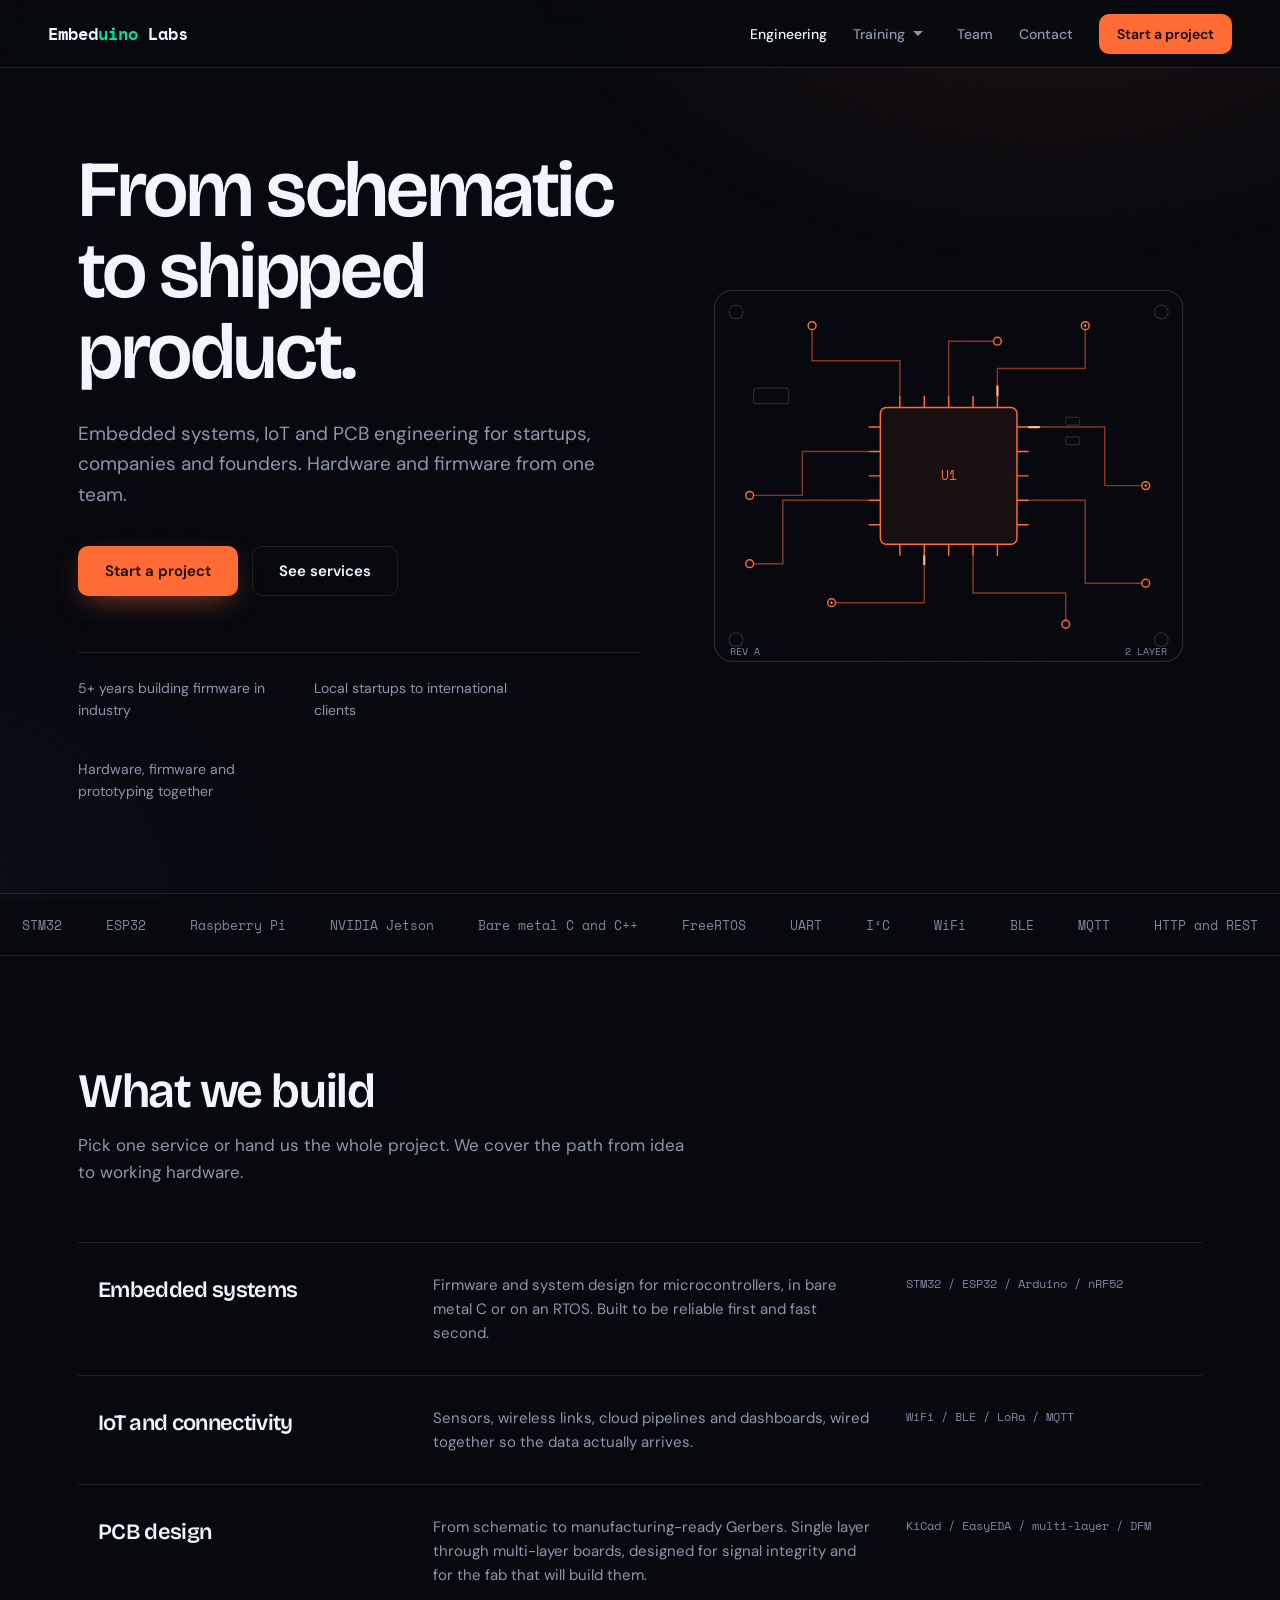
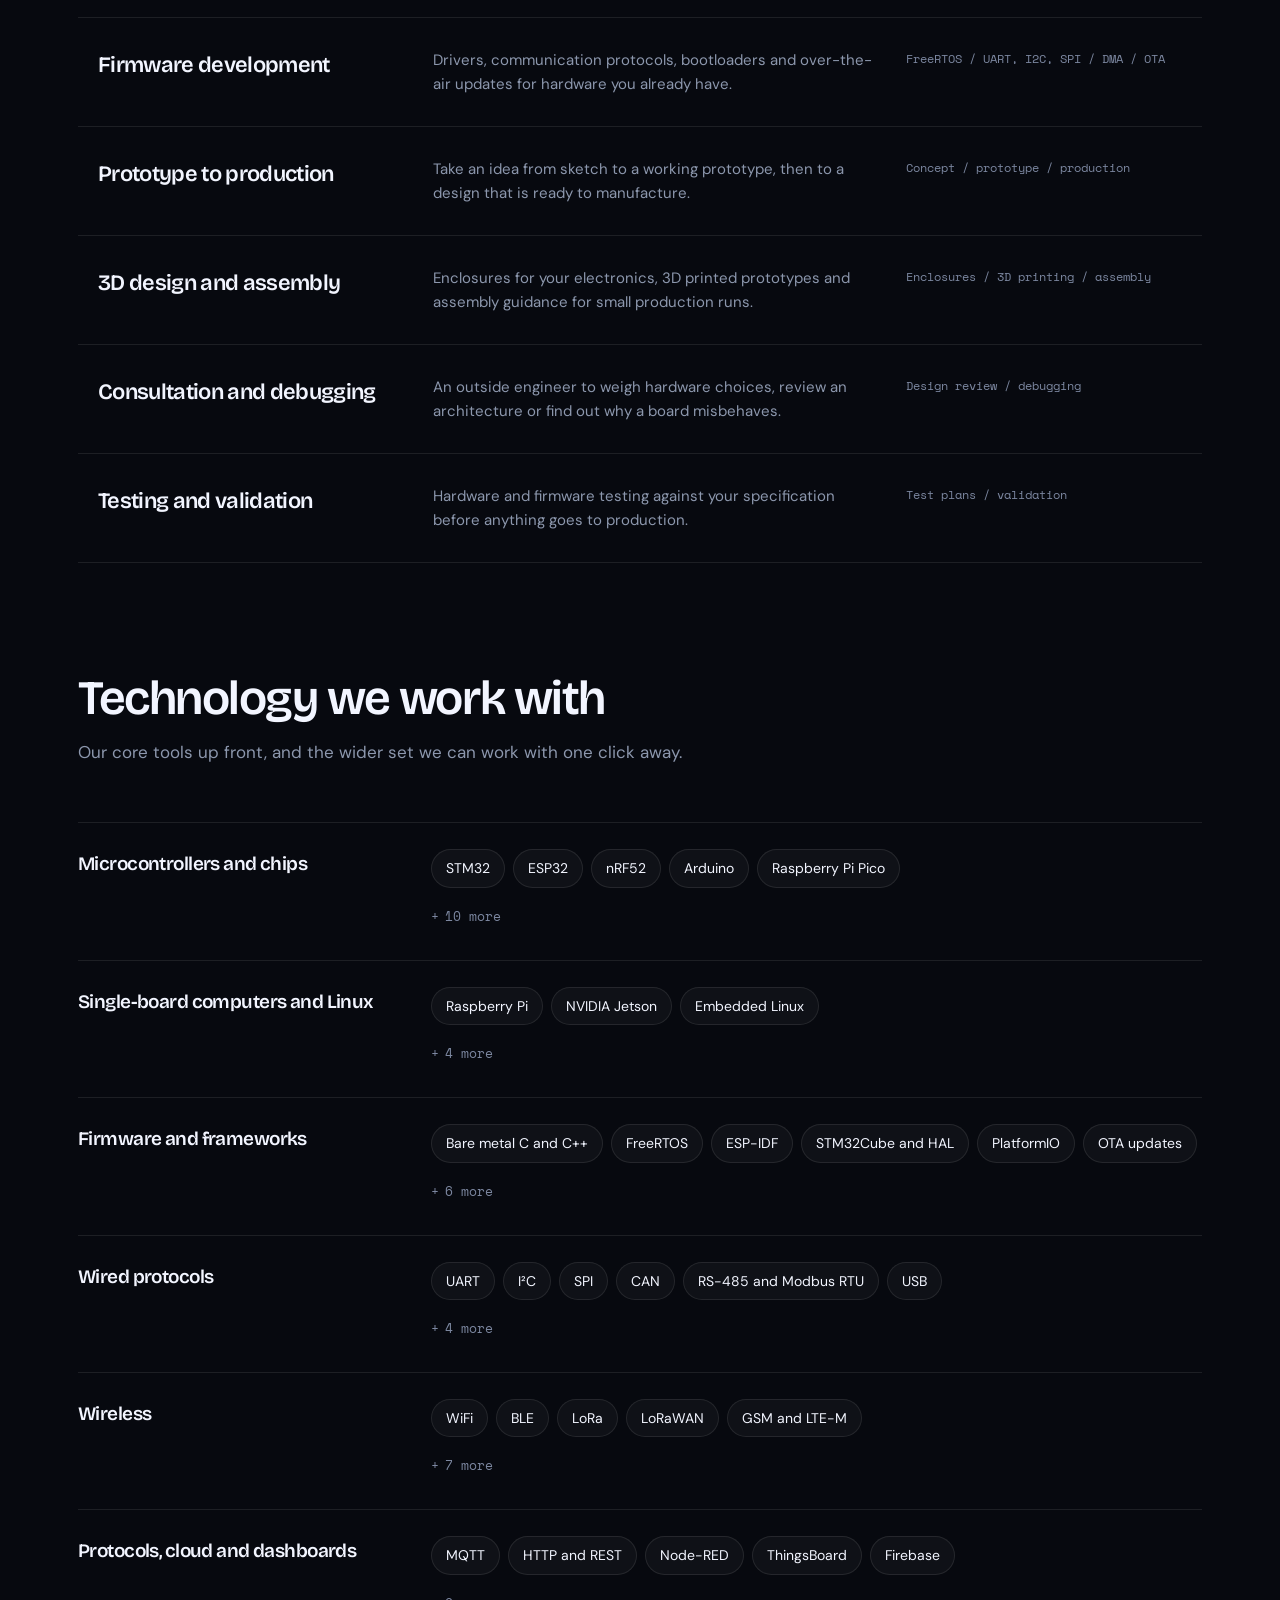
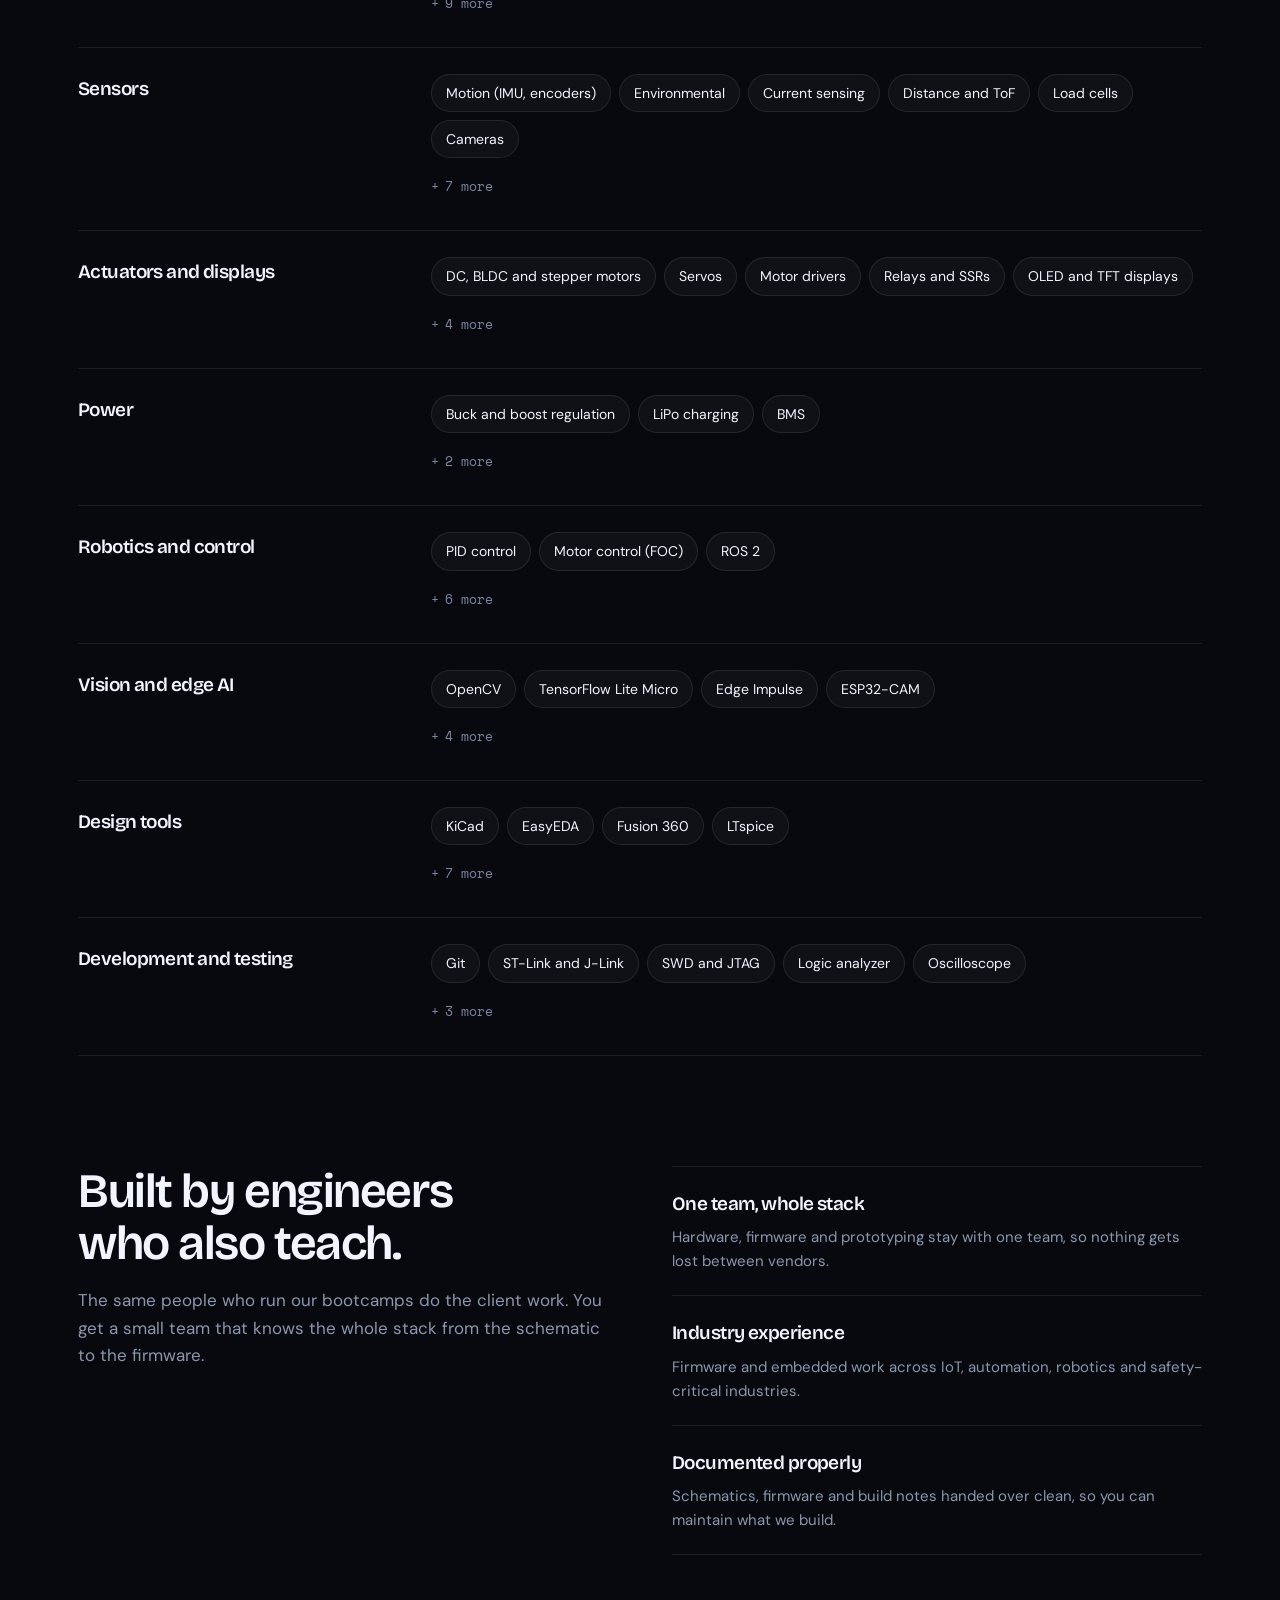
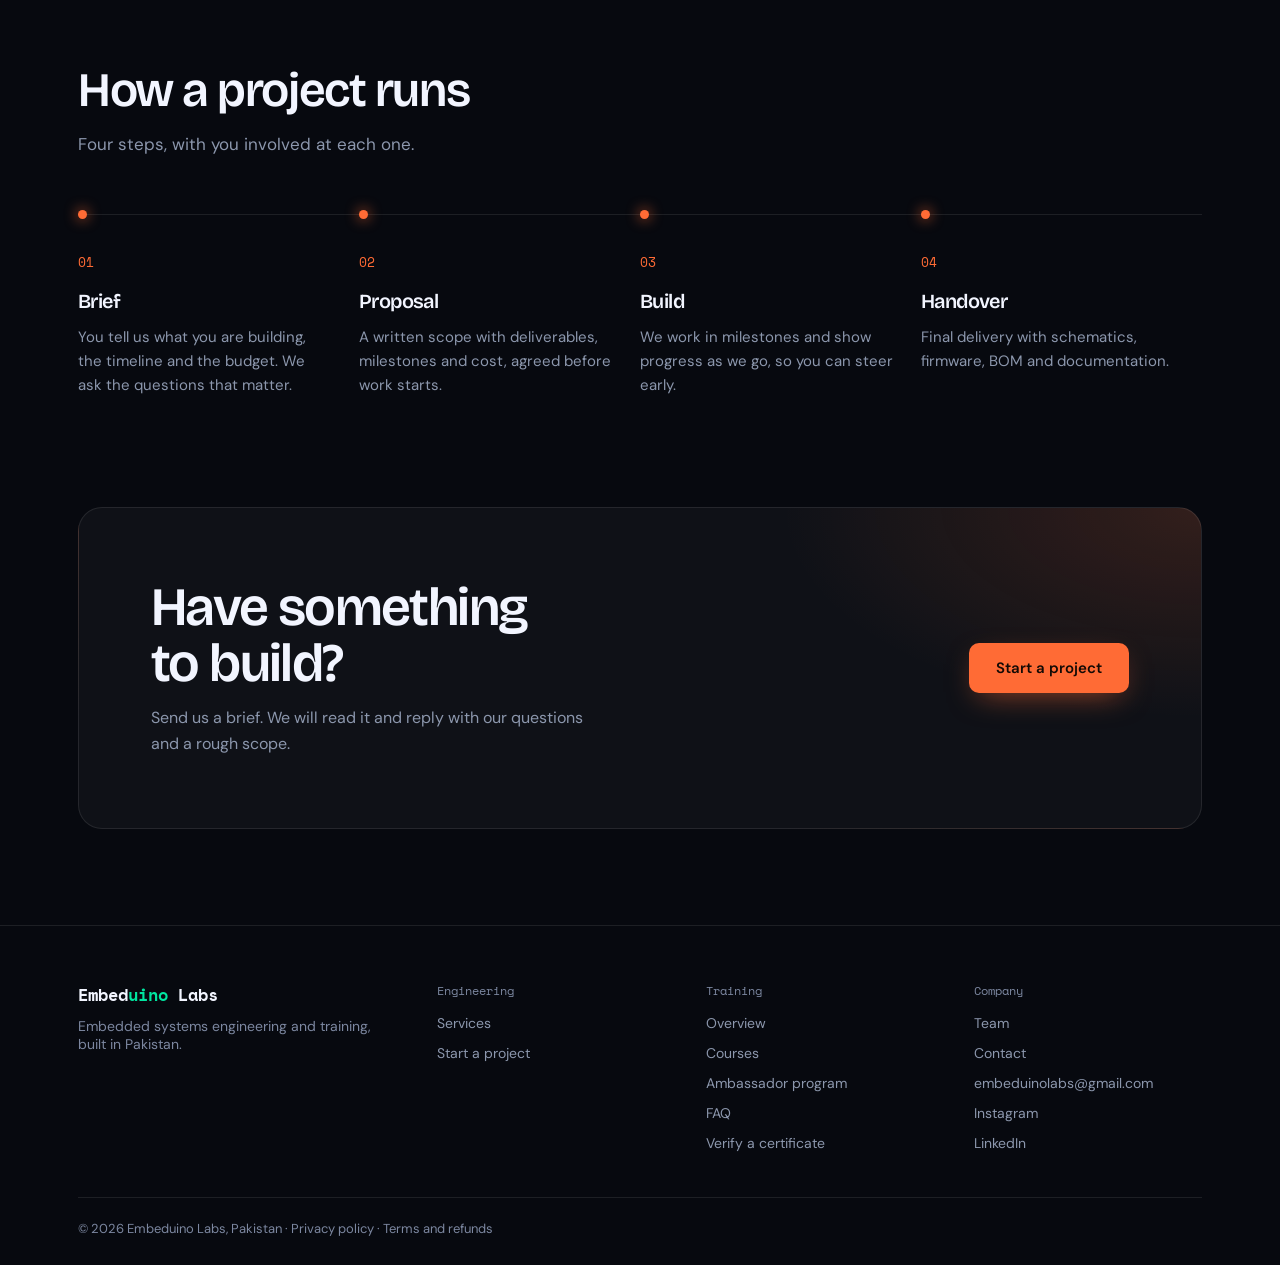
<file: engineering.html>
<!DOCTYPE html><html lang="en"><head><meta charset="UTF-8"><meta name="viewport" content="width=device-width,initial-scale=1">
<title>Engineering — Embeduino Labs</title>
<meta name="description" content="Embedded systems, IoT, PCB design, firmware and prototyping for startups, companies and founders. Embeduino Labs, Pakistan.">
<link rel="preconnect" href="https://fonts.googleapis.com"><link href="https://fonts.googleapis.com/css2?family=Bricolage+Grotesque:opsz,wght@12..96,500;12..96,600&family=DM+Sans:wght@400;500;600&family=Space+Mono:wght@400;700&display=swap" rel="stylesheet">
<link rel="stylesheet" href="eng.css"><meta name="theme-color" content="#07090f"><link rel="stylesheet" href="base.css"><link rel="icon" href="favicon.svg" type="image/svg+xml"></head><body>
<a class="skip" href="#main">Skip to content</a><header class="nav"><a class="logo" translate="no" href="index.html">Embed<b>uino</b> Labs</a><div class="nav-r" role="navigation" aria-label="Primary"><a href="engineering.html" aria-current="page">Engineering</a><span class="dd"><a href="training.html">Training</a><button class="ddb" type="button" aria-label="Training pages" aria-haspopup="true"></button><span class="ddm"><a href="training.html">Overview</a><a href="courses.html">Courses</a><a href="ambassador.html">Ambassador program</a><a href="verify.html">Verify a certificate</a><a href="faq.html">FAQ</a></span></span><a href="team.html">Team</a><a href="contact.html">Contact</a><a class="nbtn" href="engineering-contact.html">Start a project</a></div><button class="burger" type="button" aria-label="Open menu" aria-expanded="false" aria-controls="mmenu"><i></i><i></i></button></header><div class="mmenu" id="mmenu"><a href="engineering.html" aria-current="page">Engineering</a><a href="training.html">Training</a><a class="sub" href="courses.html">Courses</a><a class="sub" href="ambassador.html">Ambassador program</a><a class="sub" href="verify.html">Verify a certificate</a><a class="sub" href="faq.html">FAQ</a><a href="team.html">Team</a><a href="contact.html">Contact</a><a class="nbtn" href="engineering-contact.html">Start a project</a></div><a id="main" tabindex="-1"></a>


<section class="hero"><div class="wrap hero-g">
<div><h1 class="in1">From schematic to shipped product.</h1>
<p class="lede in2">Embedded systems, IoT and PCB engineering for startups, companies and founders. Hardware and firmware from one team.</p>
<div class="acts in3"><a class="btn" href="engineering-contact.html">Start a project</a><a class="btn ghost" href="#services">See services</a></div>
<div class="facts in3"><span>5+ years building firmware in industry</span><span>Local startups to international clients</span><span>Hardware, firmware and prototyping together</span></div></div>
<svg class="board in4" viewBox="0 0 520 420" role="img" aria-label="Illustration of a PCB with a microcontroller and routed traces">
<rect class="ol" x="20" y="20" width="480" height="380" rx="18"/>
<circle class="ol" cx="42" cy="42" r="7"/><circle class="ol" cx="478" cy="42" r="7"/><circle class="ol" cx="42" cy="378" r="7"/><circle class="ol" cx="478" cy="378" r="7"/>
<path class="ln" d="M210 128V92H120V56M260 128V72H310M310 128V100H400V56M178 185H110V230H56M178 235H90V300H56M342 160H420V220H462M342 235H400V320H462M235 292V340H140M285 292V330H380V362"/>
<g class="via"><circle cx="120" cy="56" r="4"/><circle cx="310" cy="72" r="4"/><circle cx="400" cy="56" r="4"/><circle cx="56" cy="230" r="4"/><circle cx="56" cy="300" r="4"/><circle cx="462" cy="220" r="4"/><circle cx="462" cy="320" r="4"/><circle cx="140" cy="340" r="4"/><circle cx="380" cy="362" r="4"/></g>
<path class="pulse" pathLength="100" d="M310 128V100H400V56"/><path class="pulse" style="animation-delay:-1.2s" pathLength="100" d="M342 160H420V220H462"/><path class="pulse" style="animation-delay:-2.2s" pathLength="100" d="M235 292V340H140"/>
<rect x="190" y="140" width="140" height="140" rx="6" fill="rgba(255,107,53,.07)" stroke="#ff6b35" stroke-width="1.5"/>
<path class="ln" style="stroke:#ff6b35" d="M210 140v-12M235 140v-12M260 140v-12M285 140v-12M310 140v-12M210 280v12M235 280v12M260 280v12M285 280v12M310 280v12M190 160h-12M190 185h-12M190 210h-12M190 235h-12M190 260h-12M330 160h12M330 185h12M330 210h12M330 235h12M330 260h12"/>
<text x="260" y="214" text-anchor="middle" style="fill:#ff6b35;font-size:13px">U1</text>
<rect class="ol" x="60" y="120" width="36" height="16" rx="3"/><rect class="ol" x="380" y="150" width="14" height="8" rx="2"/><rect class="ol" x="380" y="170" width="14" height="8" rx="2"/>
<text x="36" y="394">REV A</text><text x="484" y="394" text-anchor="end">2 LAYER</text></svg>
</div></section>

<div class="stack" aria-hidden="true"><div data-render="marquee"></div></div>

<section class="sec" id="services"><div class="wrap">
<div class="sh"><h2>What we build</h2><p>Pick one service or hand us the whole project. We cover the path from idea to working hardware.</p></div>
<div class="svc">
<div class="row"><h3>Embedded systems</h3><p>Firmware and system design for microcontrollers, in bare metal C or on an RTOS. Built to be reliable first and fast second.</p><small>STM32 / ESP32 / Arduino / nRF52</small></div>
<div class="row"><h3>IoT and connectivity</h3><p>Sensors, wireless links, cloud pipelines and dashboards, wired together so the data actually arrives.</p><small>WiFi / BLE / LoRa / MQTT</small></div>
<div class="row"><h3>PCB design</h3><p>From schematic to manufacturing-ready Gerbers. Single layer through multi-layer boards, designed for signal integrity and for the fab that will build them.</p><small>KiCad / EasyEDA / multi-layer / DFM</small></div>
<div class="row"><h3>Firmware development</h3><p>Drivers, communication protocols, bootloaders and over-the-air updates for hardware you already have.</p><small>FreeRTOS / UART, I2C, SPI / DMA / OTA</small></div>
<div class="row"><h3>Prototype to production</h3><p>Take an idea from sketch to a working prototype, then to a design that is ready to manufacture.</p><small>Concept / prototype / production</small></div>
<div class="row"><h3>3D design and assembly</h3><p>Enclosures for your electronics, 3D printed prototypes and assembly guidance for small production runs.</p><small>Enclosures / 3D printing / assembly</small></div>
<div class="row"><h3>Consultation and debugging</h3><p>An outside engineer to weigh hardware choices, review an architecture or find out why a board misbehaves.</p><small>Design review / debugging</small></div>
<div class="row"><h3>Testing and validation</h3><p>Hardware and firmware testing against your specification before anything goes to production.</p><small>Test plans / validation</small></div>
</div></div></section>

<section class="sec" id="stack" style="padding-top:0"><div class="wrap"><div class="sh"><h2>Technology we work with</h2><p>Our core tools up front, and the wider set we can work with one click away.</p></div><div data-render="stack"></div></div></section>
<section class="sec" style="padding-top:0"><div class="wrap why">
<div><h2>Built by engineers who also teach.</h2><p>The same people who run our bootcamps do the client work. You get a small team that knows the whole stack from the schematic to the firmware.</p></div>
<div><div class="pt"><h3>One team, whole stack</h3><p>Hardware, firmware and prototyping stay with one team, so nothing gets lost between vendors.</p></div>
<div class="pt"><h3>Industry experience</h3><p>Firmware and embedded work across IoT, automation, robotics and safety-critical industries.</p></div>
<div class="pt"><h3>Documented properly</h3><p>Schematics, firmware and build notes handed over clean, so you can maintain what we build.</p></div></div>
</div></section>

<section class="sec" id="process" style="padding-top:0"><div class="wrap">
<div class="sh"><h2>How a project runs</h2><p>Four steps, with you involved at each one.</p></div>
<div class="steps">
<div class="step"><b>01</b><h3>Brief</h3><p>You tell us what you are building, the timeline and the budget. We ask the questions that matter.</p></div>
<div class="step"><b>02</b><h3>Proposal</h3><p>A written scope with deliverables, milestones and cost, agreed before work starts.</p></div>
<div class="step"><b>03</b><h3>Build</h3><p>We work in milestones and show progress as we go, so you can steer early.</p></div>
<div class="step"><b>04</b><h3>Handover</h3><p>Final delivery with schematics, firmware, BOM and documentation.</p></div>
</div></div></section>

<section class="sec" id="work" data-when="projects" hidden style="padding-top:0"><div class="wrap"><div class="sh"><h2>Selected work</h2><p>Projects we have delivered.</p></div><div class="work" data-render="projects"></div></div></section>

<section><div class="wrap"><div class="cta"><div><h2>Have something to build?</h2><p>Send us a brief. We will read it and reply with our questions and a rough scope.</p></div><a class="btn" href="engineering-contact.html">Start a project</a></div></div></section>

<footer class="foot"><div class="fw"><div class="fg"><div class="fb"><a class="logo" translate="no" href="index.html">Embed<b>uino</b> Labs</a><p>Embedded systems engineering and training, built in Pakistan.</p></div><div class="fl"><p class="ft">Engineering</p><a href="engineering.html">Services</a><a href="engineering-contact.html">Start a project</a></div><div class="fl"><p class="ft">Training</p><a href="training.html">Overview</a><a href="courses.html">Courses</a><a href="ambassador.html">Ambassador program</a><a href="faq.html">FAQ</a><a href="verify.html">Verify a certificate</a></div><div class="fl"><p class="ft">Company</p><a href="team.html">Team</a><a href="contact.html">Contact</a><a href="mailto:embeduinolabs@gmail.com">embeduinolabs@gmail.com</a><a href="https://www.instagram.com/embeduinolabs/" target="_blank" rel="noopener">Instagram</a><a href="https://www.linkedin.com/company/embeduinolabs/" target="_blank" rel="noopener">LinkedIn</a></div></div><p class="fc">© 2026 Embeduino Labs, Pakistan · <a href="privacy.html">Privacy policy</a> · <a href="terms.html">Terms and refunds</a></p></div></footer>
<script src="site-data.js"></script><script src="site.js" defer></script></body></html>
</file>
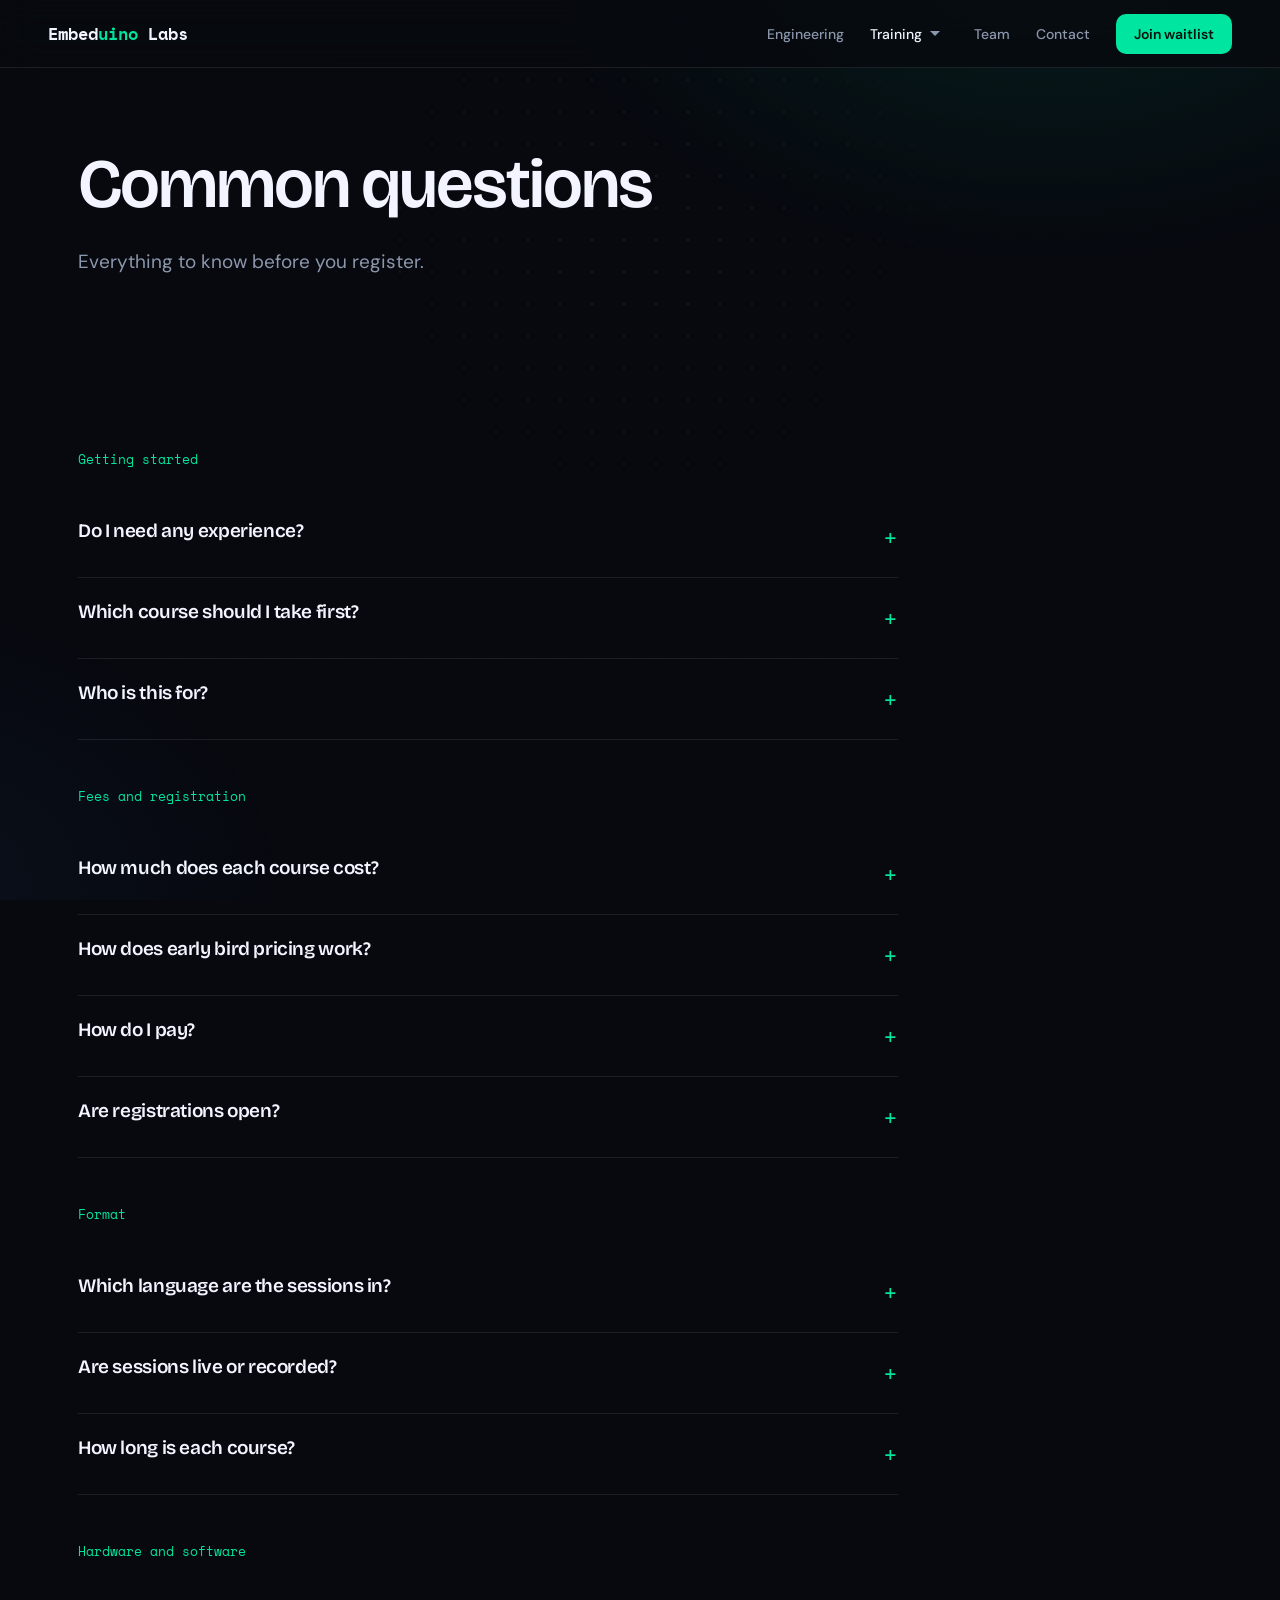
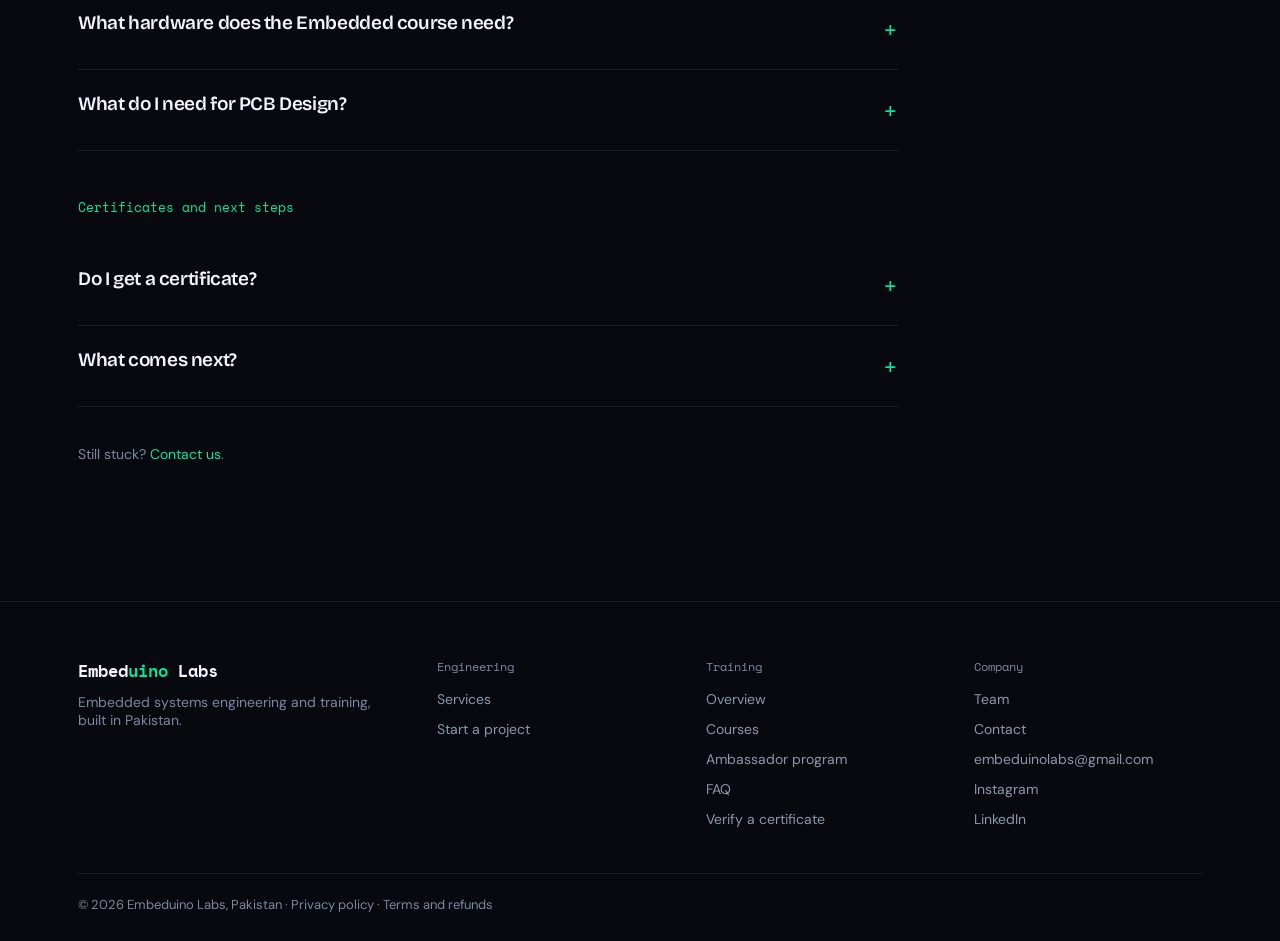
<file: faq.html>
<!DOCTYPE html><html lang="en"><head><meta charset="UTF-8"><meta name="viewport" content="width=device-width,initial-scale=1"><title>FAQ — Embeduino Labs</title><meta name="description" content="Answers about courses, fees, format and certificates."><meta name="theme-color" content="#07090f"><link rel="preconnect" href="https://fonts.googleapis.com"><link href="https://fonts.googleapis.com/css2?family=Bricolage+Grotesque:opsz,wght@12..96,500;12..96,600&family=DM+Sans:wght@400;500;600&family=Space+Mono:wght@400;700&display=swap" rel="stylesheet"><link rel="stylesheet" href="eng.css"><link rel="stylesheet" href="trn.css"><link rel="stylesheet" href="base.css"><link rel="icon" href="favicon.svg" type="image/svg+xml"></head><body class="trn"><a class="skip" href="#main">Skip to content</a><header class="nav"><a class="logo" translate="no" href="index.html">Embed<b>uino</b> Labs</a><div class="nav-r" role="navigation" aria-label="Primary"><a href="engineering.html">Engineering</a><span class="dd"><a href="training.html" aria-current="page">Training</a><button class="ddb" type="button" aria-label="Training pages" aria-haspopup="true"></button><span class="ddm"><a href="training.html">Overview</a><a href="courses.html">Courses</a><a href="ambassador.html">Ambassador program</a><a href="verify.html">Verify a certificate</a><a href="faq.html" aria-current="page">FAQ</a></span></span><a href="team.html">Team</a><a href="contact.html">Contact</a><a class="nbtn sg" data-cta href="https://docs.google.com/forms/d/1Flcm8zHhwcUQbWOsdlLaiDBojNH8hl6wbdkQwR3EUpU/" target="_blank" rel="noopener">Register now</a></div><button class="burger" type="button" aria-label="Open menu" aria-expanded="false" aria-controls="mmenu"><i></i><i></i></button></header><div class="mmenu" id="mmenu"><a href="engineering.html">Engineering</a><a href="training.html" aria-current="page">Training</a><a class="sub" href="courses.html">Courses</a><a class="sub" href="ambassador.html">Ambassador program</a><a class="sub" href="verify.html">Verify a certificate</a><a class="sub" href="faq.html" aria-current="page">FAQ</a><a href="team.html">Team</a><a href="contact.html">Contact</a><a class="nbtn sg" data-cta href="https://docs.google.com/forms/d/1Flcm8zHhwcUQbWOsdlLaiDBojNH8hl6wbdkQwR3EUpU/" target="_blank" rel="noopener">Register now</a></div><a id="main" tabindex="-1"></a><section class="hero" style="padding-bottom:50px"><div class="wrap"><h1 class="in1" style="font-size:clamp(38px,5.4vw,70px);max-width:16ch">Common questions</h1><p class="lede in2">Everything to know before you register.</p></div></section><section class="sec" style="padding:40px 0 40px"><div class="wrap"><div class="fq" style="max-width:820px;border-top:0"><p class="gl">Getting started</p><details><summary>Do I need any experience?</summary><p>Embedded Systems and PCB Design Level 1 are for complete beginners. STM32 Level 1 needs Arduino and embedded C basics, and PCB Design Level 2 needs Level 1 or equivalent experience.</p></details><details><summary>Which course should I take first?</summary><p>Embedded first and PCB second is the natural order, but both Level 1 courses suit beginners and can be taken together if you have the time.</p></details><details><summary>Who is this for?</summary><p>University students, working professionals and hobbyists who want to build real hardware skills.</p></details><p class="gl">Fees and registration</p><details><summary>How much does each course cost?</summary><p><span data-bind="feesText"></span>. Register through the Google Form and complete payment to lock your seat.</p></details><details><summary>How does early bird pricing work?</summary><p>It is a discount on the regular fee for those who register early in a window. Current fees are on the Courses page. Spots are limited.</p></details><details><summary>How do I pay?</summary><p>Payment details are shared after you submit the registration form.</p></details><details><summary>Are registrations open?</summary><p><span data-bind="statusLine"></span> Windows open after academic breaks.</p></details><p class="gl">Format</p><details><summary>Which language are the sessions in?</summary><p>A mix of Urdu and English. Explanations are in Urdu, while technical terms and code stay in English.</p></details><details><summary>Are sessions live or recorded?</summary><p>Sessions are recorded and available to everyone enrolled, so you never fall behind.</p></details><details><summary>How long is each course?</summary><p>Every course runs for 4 weeks, fully online.</p></details><p class="gl">Hardware and software</p><details><summary>What hardware does the Embedded course need?</summary><p>An Arduino board (Uno or Nano), an ESP8266 module (NodeMCU) and a basic component kit with breadboard, resistors, LEDs, sensors, servo and DC motors. The full list is shared before the course starts.</p></details><details><summary>What do I need for PCB Design?</summary><p>A laptop with KiCad and EasyEDA installed, both free. You can optionally order your board from JLCPCB at the end.</p></details><p class="gl">Certificates and next steps</p><details><summary>Do I get a certificate?</summary><p>Yes. Each certificate has a credential ID that anyone can check on the <a href="verify.html" style="color:var(--cu)">verification page</a>.</p></details><details><summary>What comes next?</summary><p>On the roadmap: <span data-bind="soonText"></span>.</p></details></div><p class="hint" style="margin-top:36px">Still stuck? <a href="contact.html" style="color:var(--cu)">Contact us</a>.</p></div></section><footer class="foot"><div class="fw"><div class="fg"><div class="fb"><a class="logo" translate="no" href="index.html">Embed<b>uino</b> Labs</a><p>Embedded systems engineering and training, built in Pakistan.</p></div><div class="fl"><p class="ft">Engineering</p><a href="engineering.html">Services</a><a href="engineering-contact.html">Start a project</a></div><div class="fl"><p class="ft">Training</p><a href="training.html">Overview</a><a href="courses.html">Courses</a><a href="ambassador.html">Ambassador program</a><a href="faq.html">FAQ</a><a href="verify.html">Verify a certificate</a></div><div class="fl"><p class="ft">Company</p><a href="team.html">Team</a><a href="contact.html">Contact</a><a href="mailto:embeduinolabs@gmail.com">embeduinolabs@gmail.com</a><a href="https://www.instagram.com/embeduinolabs/" target="_blank" rel="noopener">Instagram</a><a href="https://www.linkedin.com/company/embeduinolabs/" target="_blank" rel="noopener">LinkedIn</a></div></div><p class="fc">© 2026 Embeduino Labs, Pakistan · <a href="privacy.html">Privacy policy</a> · <a href="terms.html">Terms and refunds</a></p></div></footer><script src="site-data.js"></script><script src="site.js" defer></script></body></html>
</file>
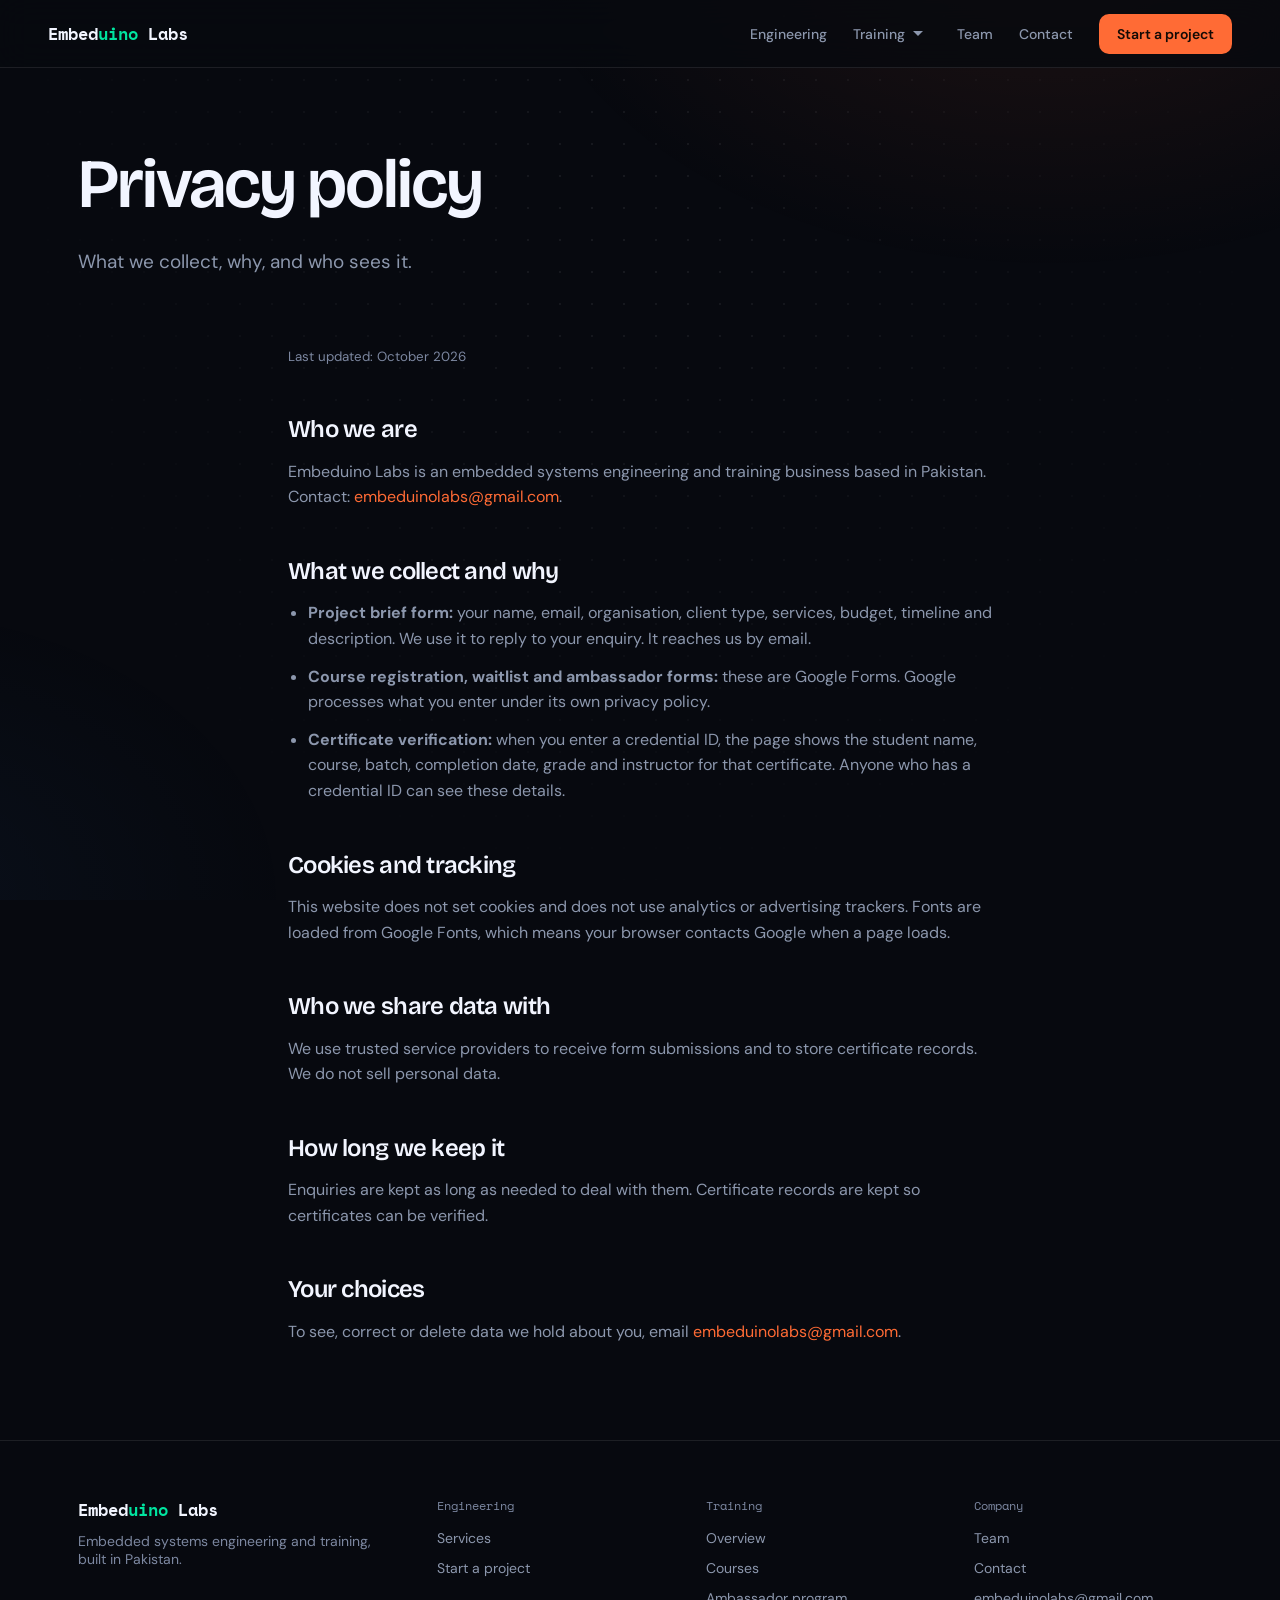
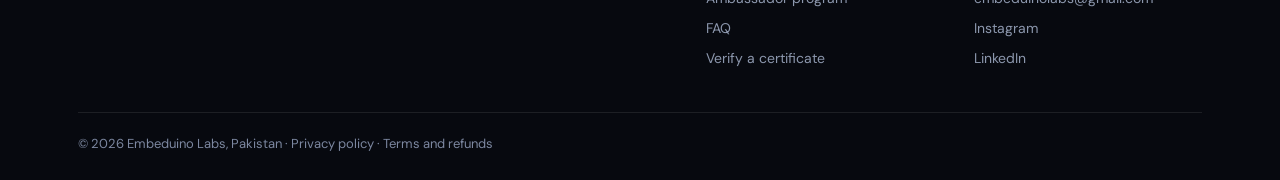
<file: privacy.html>
<!DOCTYPE html><html lang="en"><head><meta charset="UTF-8"><meta name="viewport" content="width=device-width,initial-scale=1"><title>Privacy policy — Embeduino Labs</title><meta name="description" content="How Embeduino Labs handles your data."><meta name="theme-color" content="#07090f"><link rel="icon" href="favicon.svg" type="image/svg+xml"><link rel="preconnect" href="https://fonts.googleapis.com"><link href="https://fonts.googleapis.com/css2?family=Bricolage+Grotesque:opsz,wght@12..96,500;12..96,600&family=DM+Sans:wght@400;500;600&family=Space+Mono:wght@400;700&display=swap" rel="stylesheet"><link rel="stylesheet" href="eng.css"><link rel="stylesheet" href="base.css"></head><body><a class="skip" href="#main">Skip to content</a><header class="nav"><a class="logo" translate="no" href="index.html">Embed<b>uino</b> Labs</a><div class="nav-r" role="navigation" aria-label="Primary"><a href="engineering.html">Engineering</a><span class="dd"><a href="training.html">Training</a><button class="ddb" type="button" aria-label="Training pages" aria-haspopup="true"></button><span class="ddm"><a href="training.html">Overview</a><a href="courses.html">Courses</a><a href="ambassador.html">Ambassador program</a><a href="verify.html">Verify a certificate</a><a href="faq.html">FAQ</a></span></span><a href="team.html">Team</a><a href="contact.html">Contact</a><a class="nbtn" href="engineering-contact.html">Start a project</a></div><button class="burger" type="button" aria-label="Open menu" aria-expanded="false" aria-controls="mmenu"><i></i><i></i></button></header><div class="mmenu" id="mmenu"><a href="engineering.html">Engineering</a><a href="training.html">Training</a><a class="sub" href="courses.html">Courses</a><a class="sub" href="ambassador.html">Ambassador program</a><a class="sub" href="verify.html">Verify a certificate</a><a class="sub" href="faq.html">FAQ</a><a href="team.html">Team</a><a href="contact.html">Contact</a><a class="nbtn" href="engineering-contact.html">Start a project</a></div><a id="main" tabindex="-1"></a><section class="hero" style="padding-bottom:30px"><div class="wrap"><h1 class="in1" style="font-size:clamp(38px,5.4vw,70px)">Privacy policy</h1><p class="lede in2">What we collect, why, and who sees it.</p></div></section><section><div class="wrap pr"><p><small>Last updated: October 2026</small></p>
<h2>Who we are</h2><p>Embeduino Labs is an embedded systems engineering and training business based in Pakistan. Contact: <a href="mailto:embeduinolabs@gmail.com">embeduinolabs@gmail.com</a>.</p>
<h2>What we collect and why</h2><ul><li><b>Project brief form:</b> your name, email, organisation, client type, services, budget, timeline and description. We use it to reply to your enquiry. It reaches us by email.</li><li><b>Course registration, waitlist and ambassador forms:</b> these are Google Forms. Google processes what you enter under its own privacy policy.</li><li><b>Certificate verification:</b> when you enter a credential ID, the page shows the student name, course, batch, completion date, grade and instructor for that certificate. Anyone who has a credential ID can see these details.</li></ul>
<h2>Cookies and tracking</h2><p>This website does not set cookies and does not use analytics or advertising trackers. Fonts are loaded from Google Fonts, which means your browser contacts Google when a page loads.</p>
<h2>Who we share data with</h2><p>We use trusted service providers to receive form submissions and to store certificate records. We do not sell personal data.</p>
<h2>How long we keep it</h2><p>Enquiries are kept as long as needed to deal with them. Certificate records are kept so certificates can be verified.</p>
<h2>Your choices</h2><p>To see, correct or delete data we hold about you, email <a href="mailto:embeduinolabs@gmail.com">embeduinolabs@gmail.com</a>.</p></div></section><footer class="foot"><div class="fw"><div class="fg"><div class="fb"><a class="logo" translate="no" href="index.html">Embed<b>uino</b> Labs</a><p>Embedded systems engineering and training, built in Pakistan.</p></div><div class="fl"><p class="ft">Engineering</p><a href="engineering.html">Services</a><a href="engineering-contact.html">Start a project</a></div><div class="fl"><p class="ft">Training</p><a href="training.html">Overview</a><a href="courses.html">Courses</a><a href="ambassador.html">Ambassador program</a><a href="faq.html">FAQ</a><a href="verify.html">Verify a certificate</a></div><div class="fl"><p class="ft">Company</p><a href="team.html">Team</a><a href="contact.html">Contact</a><a href="mailto:embeduinolabs@gmail.com">embeduinolabs@gmail.com</a><a href="https://www.instagram.com/embeduinolabs/" target="_blank" rel="noopener">Instagram</a><a href="https://www.linkedin.com/company/embeduinolabs/" target="_blank" rel="noopener">LinkedIn</a></div></div><p class="fc">© 2026 Embeduino Labs, Pakistan · <a href="privacy.html">Privacy policy</a> · <a href="terms.html">Terms and refunds</a></p></div></footer><script src="site.js" defer></script></body></html>
</file>
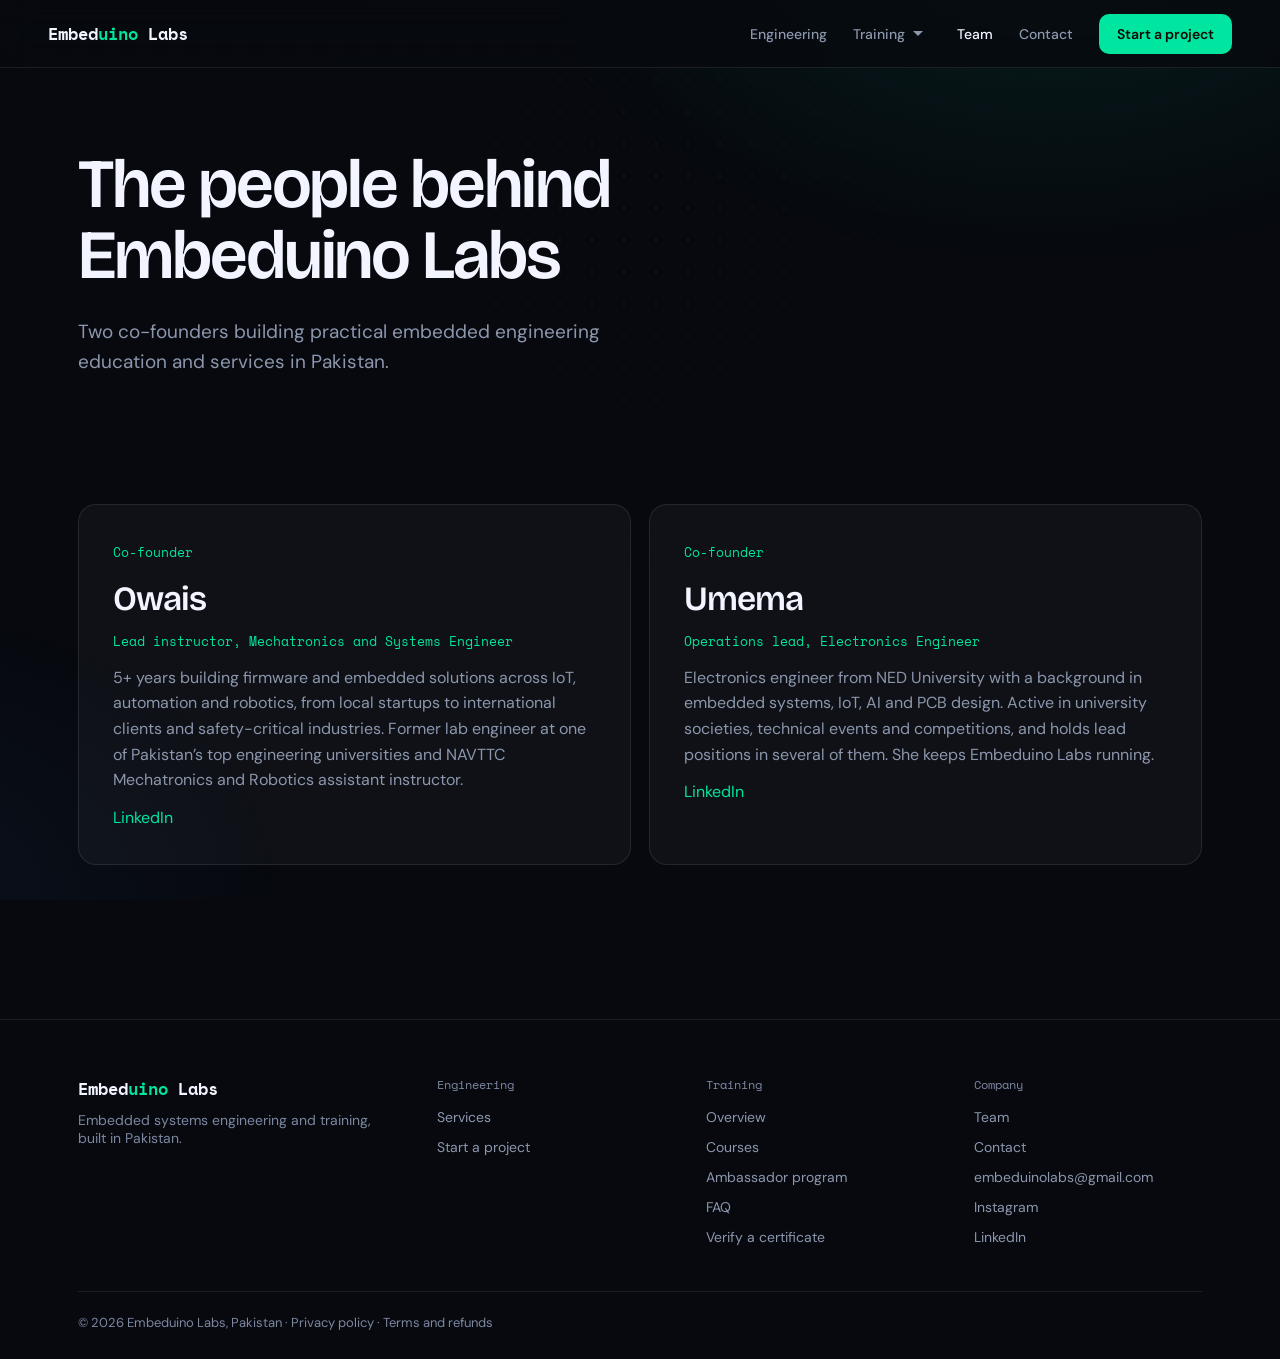
<file: team.html>
<!DOCTYPE html><html lang="en"><head><meta charset="UTF-8"><meta name="viewport" content="width=device-width,initial-scale=1"><title>Team — Embeduino Labs</title><meta name="description" content="Meet the co-founders of Embeduino Labs."><meta name="theme-color" content="#07090f"><link rel="preconnect" href="https://fonts.googleapis.com"><link href="https://fonts.googleapis.com/css2?family=Bricolage+Grotesque:opsz,wght@12..96,500;12..96,600&family=DM+Sans:wght@400;500;600&family=Space+Mono:wght@400;700&display=swap" rel="stylesheet"><link rel="stylesheet" href="eng.css"><link rel="stylesheet" href="trn.css"><link rel="stylesheet" href="base.css"><link rel="icon" href="favicon.svg" type="image/svg+xml"></head><body class="trn"><a class="skip" href="#main">Skip to content</a><header class="nav"><a class="logo" translate="no" href="index.html">Embed<b>uino</b> Labs</a><div class="nav-r" role="navigation" aria-label="Primary"><a href="engineering.html">Engineering</a><span class="dd"><a href="training.html">Training</a><button class="ddb" type="button" aria-label="Training pages" aria-haspopup="true"></button><span class="ddm"><a href="training.html">Overview</a><a href="courses.html">Courses</a><a href="ambassador.html">Ambassador program</a><a href="verify.html">Verify a certificate</a><a href="faq.html">FAQ</a></span></span><a href="team.html" aria-current="page">Team</a><a href="contact.html">Contact</a><a class="nbtn" href="engineering-contact.html">Start a project</a></div><button class="burger" type="button" aria-label="Open menu" aria-expanded="false" aria-controls="mmenu"><i></i><i></i></button></header><div class="mmenu" id="mmenu"><a href="engineering.html">Engineering</a><a href="training.html">Training</a><a class="sub" href="courses.html">Courses</a><a class="sub" href="ambassador.html">Ambassador program</a><a class="sub" href="verify.html">Verify a certificate</a><a class="sub" href="faq.html">FAQ</a><a href="team.html" aria-current="page">Team</a><a href="contact.html">Contact</a><a class="nbtn" href="engineering-contact.html">Start a project</a></div><a id="main" tabindex="-1"></a><section class="hero" style="padding-bottom:50px"><div class="wrap"><h1 class="in1" style="font-size:clamp(38px,5.4vw,70px);max-width:16ch">The people behind Embeduino Labs</h1><p class="lede in2">Two co-founders building practical embedded engineering education and services in Pakistan.</p></div></section><section class="sec" style="padding:40px 0 40px"><div class="wrap"><div class="pp"><article class="cs rv"><span class="no">Co-founder</span><h2>Owais</h2><p class="rl">Lead instructor, Mechatronics and Systems Engineer</p><p>5+ years building firmware and embedded solutions across IoT, automation and robotics, from local startups to international clients and safety-critical industries. Former lab engineer at one of Pakistan’s top engineering universities and NAVTTC Mechatronics and Robotics assistant instructor.</p><a class="lk" href="https://www.linkedin.com/in/muhammad-owais07/" target="_blank" rel="noopener">LinkedIn</a></article><article class="cs rv"><span class="no">Co-founder</span><h2>Umema</h2><p class="rl">Operations lead, Electronics Engineer</p><p>Electronics engineer from NED University with a background in embedded systems, IoT, AI and PCB design. Active in university societies, technical events and competitions, and holds lead positions in several of them. She keeps Embeduino Labs running.</p><a class="lk" href="https://www.linkedin.com/in/umema-waheed-7737212b2/" target="_blank" rel="noopener">LinkedIn</a></article></div></div></section><footer class="foot"><div class="fw"><div class="fg"><div class="fb"><a class="logo" translate="no" href="index.html">Embed<b>uino</b> Labs</a><p>Embedded systems engineering and training, built in Pakistan.</p></div><div class="fl"><p class="ft">Engineering</p><a href="engineering.html">Services</a><a href="engineering-contact.html">Start a project</a></div><div class="fl"><p class="ft">Training</p><a href="training.html">Overview</a><a href="courses.html">Courses</a><a href="ambassador.html">Ambassador program</a><a href="faq.html">FAQ</a><a href="verify.html">Verify a certificate</a></div><div class="fl"><p class="ft">Company</p><a href="team.html">Team</a><a href="contact.html">Contact</a><a href="mailto:embeduinolabs@gmail.com">embeduinolabs@gmail.com</a><a href="https://www.instagram.com/embeduinolabs/" target="_blank" rel="noopener">Instagram</a><a href="https://www.linkedin.com/company/embeduinolabs/" target="_blank" rel="noopener">LinkedIn</a></div></div><p class="fc">© 2026 Embeduino Labs, Pakistan · <a href="privacy.html">Privacy policy</a> · <a href="terms.html">Terms and refunds</a></p></div></footer><script src="site-data.js"></script><script src="site.js" defer></script></body></html>
</file>
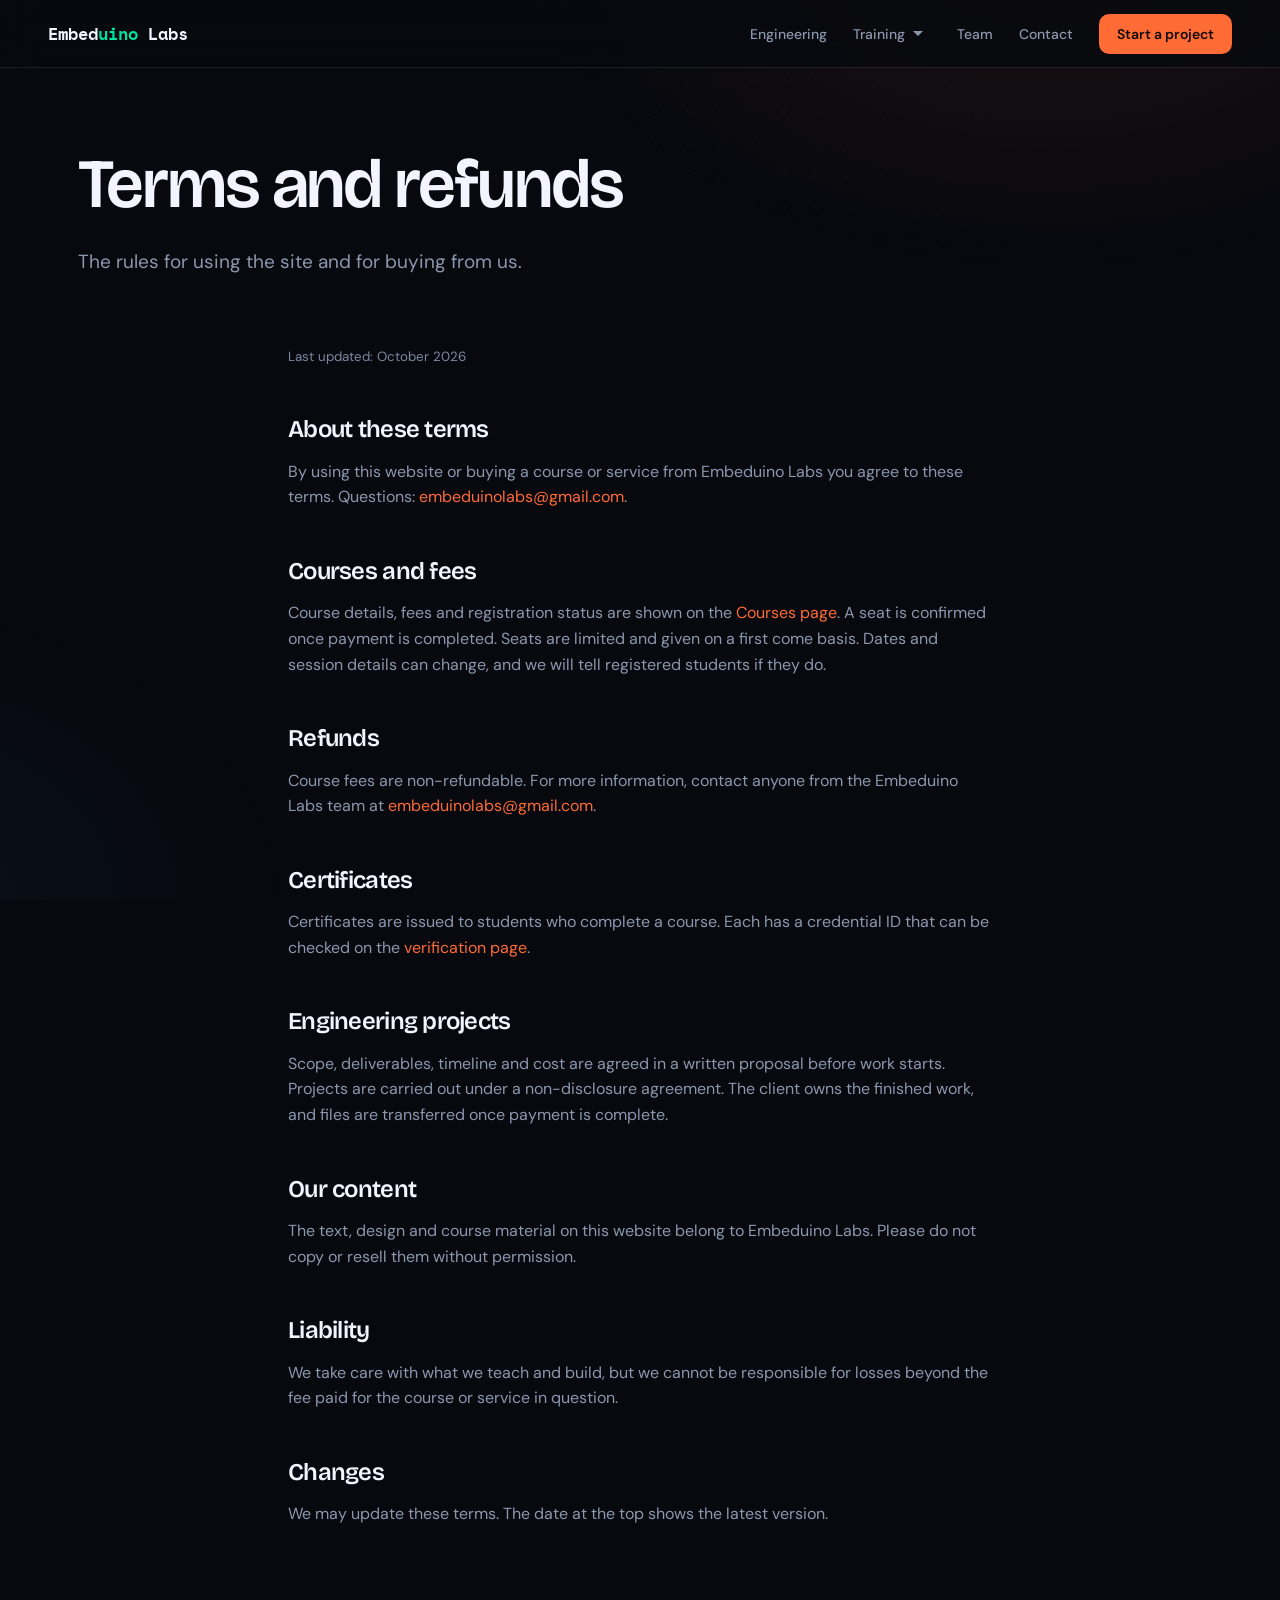
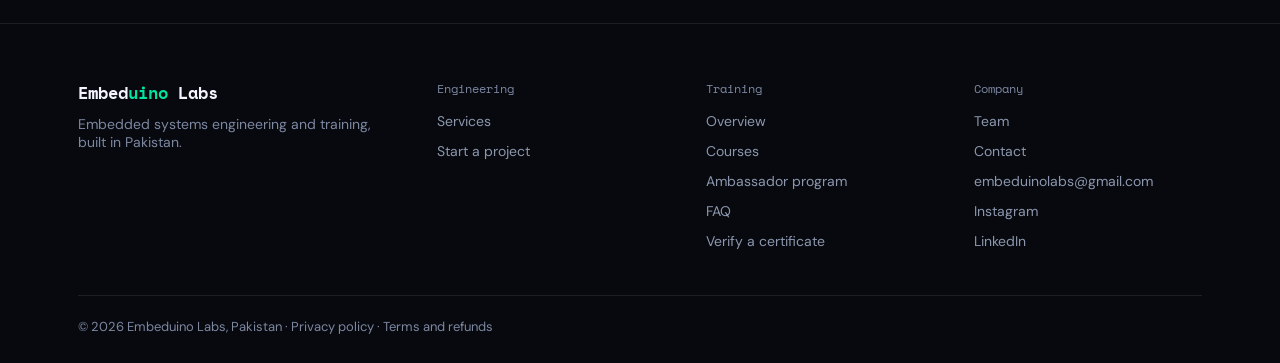
<file: terms.html>
<!DOCTYPE html><html lang="en"><head><meta charset="UTF-8"><meta name="viewport" content="width=device-width,initial-scale=1"><title>Terms and refunds — Embeduino Labs</title><meta name="description" content="Terms for courses and services from Embeduino Labs."><meta name="theme-color" content="#07090f"><link rel="icon" href="favicon.svg" type="image/svg+xml"><link rel="preconnect" href="https://fonts.googleapis.com"><link href="https://fonts.googleapis.com/css2?family=Bricolage+Grotesque:opsz,wght@12..96,500;12..96,600&family=DM+Sans:wght@400;500;600&family=Space+Mono:wght@400;700&display=swap" rel="stylesheet"><link rel="stylesheet" href="eng.css"><link rel="stylesheet" href="base.css"></head><body><a class="skip" href="#main">Skip to content</a><header class="nav"><a class="logo" translate="no" href="index.html">Embed<b>uino</b> Labs</a><div class="nav-r" role="navigation" aria-label="Primary"><a href="engineering.html">Engineering</a><span class="dd"><a href="training.html">Training</a><button class="ddb" type="button" aria-label="Training pages" aria-haspopup="true"></button><span class="ddm"><a href="training.html">Overview</a><a href="courses.html">Courses</a><a href="ambassador.html">Ambassador program</a><a href="verify.html">Verify a certificate</a><a href="faq.html">FAQ</a></span></span><a href="team.html">Team</a><a href="contact.html">Contact</a><a class="nbtn" href="engineering-contact.html">Start a project</a></div><button class="burger" type="button" aria-label="Open menu" aria-expanded="false" aria-controls="mmenu"><i></i><i></i></button></header><div class="mmenu" id="mmenu"><a href="engineering.html">Engineering</a><a href="training.html">Training</a><a class="sub" href="courses.html">Courses</a><a class="sub" href="ambassador.html">Ambassador program</a><a class="sub" href="verify.html">Verify a certificate</a><a class="sub" href="faq.html">FAQ</a><a href="team.html">Team</a><a href="contact.html">Contact</a><a class="nbtn" href="engineering-contact.html">Start a project</a></div><a id="main" tabindex="-1"></a><section class="hero" style="padding-bottom:30px"><div class="wrap"><h1 class="in1" style="font-size:clamp(38px,5.4vw,70px)">Terms and refunds</h1><p class="lede in2">The rules for using the site and for buying from us.</p></div></section><section><div class="wrap pr"><p><small>Last updated: October 2026</small></p>
<h2>About these terms</h2><p>By using this website or buying a course or service from Embeduino Labs you agree to these terms. Questions: <a href="mailto:embeduinolabs@gmail.com">embeduinolabs@gmail.com</a>.</p>
<h2>Courses and fees</h2><p>Course details, fees and registration status are shown on the <a href="courses.html">Courses page</a>. A seat is confirmed once payment is completed. Seats are limited and given on a first come basis. Dates and session details can change, and we will tell registered students if they do.</p>
<h2>Refunds</h2><p>Course fees are non-refundable. For more information, contact anyone from the Embeduino Labs team at <a href="mailto:embeduinolabs@gmail.com">embeduinolabs@gmail.com</a>.</p>
<h2>Certificates</h2><p>Certificates are issued to students who complete a course. Each has a credential ID that can be checked on the <a href="verify.html">verification page</a>.</p>
<h2>Engineering projects</h2><p>Scope, deliverables, timeline and cost are agreed in a written proposal before work starts. Projects are carried out under a non-disclosure agreement. The client owns the finished work, and files are transferred once payment is complete.</p>
<h2>Our content</h2><p>The text, design and course material on this website belong to Embeduino Labs. Please do not copy or resell them without permission.</p>
<h2>Liability</h2><p>We take care with what we teach and build, but we cannot be responsible for losses beyond the fee paid for the course or service in question.</p>
<h2>Changes</h2><p>We may update these terms. The date at the top shows the latest version.</p></div></section><footer class="foot"><div class="fw"><div class="fg"><div class="fb"><a class="logo" translate="no" href="index.html">Embed<b>uino</b> Labs</a><p>Embedded systems engineering and training, built in Pakistan.</p></div><div class="fl"><p class="ft">Engineering</p><a href="engineering.html">Services</a><a href="engineering-contact.html">Start a project</a></div><div class="fl"><p class="ft">Training</p><a href="training.html">Overview</a><a href="courses.html">Courses</a><a href="ambassador.html">Ambassador program</a><a href="faq.html">FAQ</a><a href="verify.html">Verify a certificate</a></div><div class="fl"><p class="ft">Company</p><a href="team.html">Team</a><a href="contact.html">Contact</a><a href="mailto:embeduinolabs@gmail.com">embeduinolabs@gmail.com</a><a href="https://www.instagram.com/embeduinolabs/" target="_blank" rel="noopener">Instagram</a><a href="https://www.linkedin.com/company/embeduinolabs/" target="_blank" rel="noopener">LinkedIn</a></div></div><p class="fc">© 2026 Embeduino Labs, Pakistan · <a href="privacy.html">Privacy policy</a> · <a href="terms.html">Terms and refunds</a></p></div></footer><script src="site.js" defer></script></body></html>
</file>
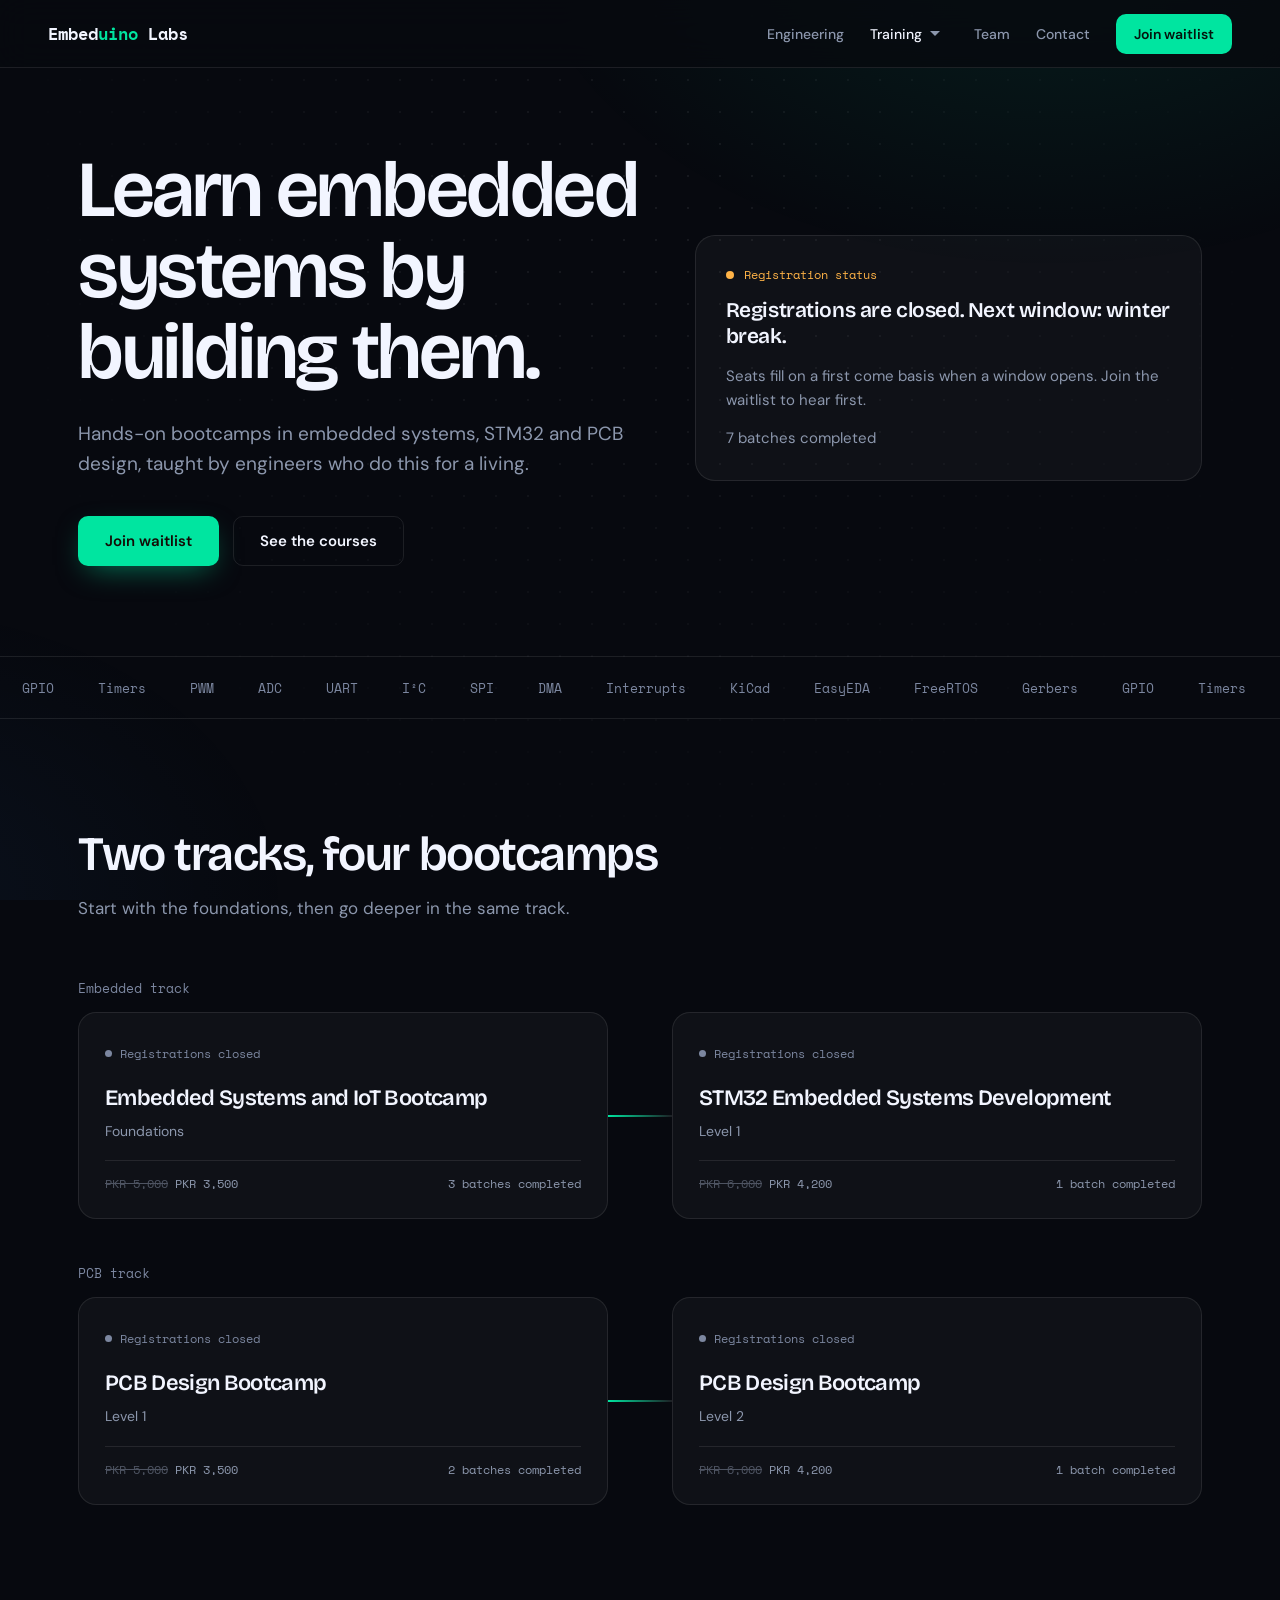
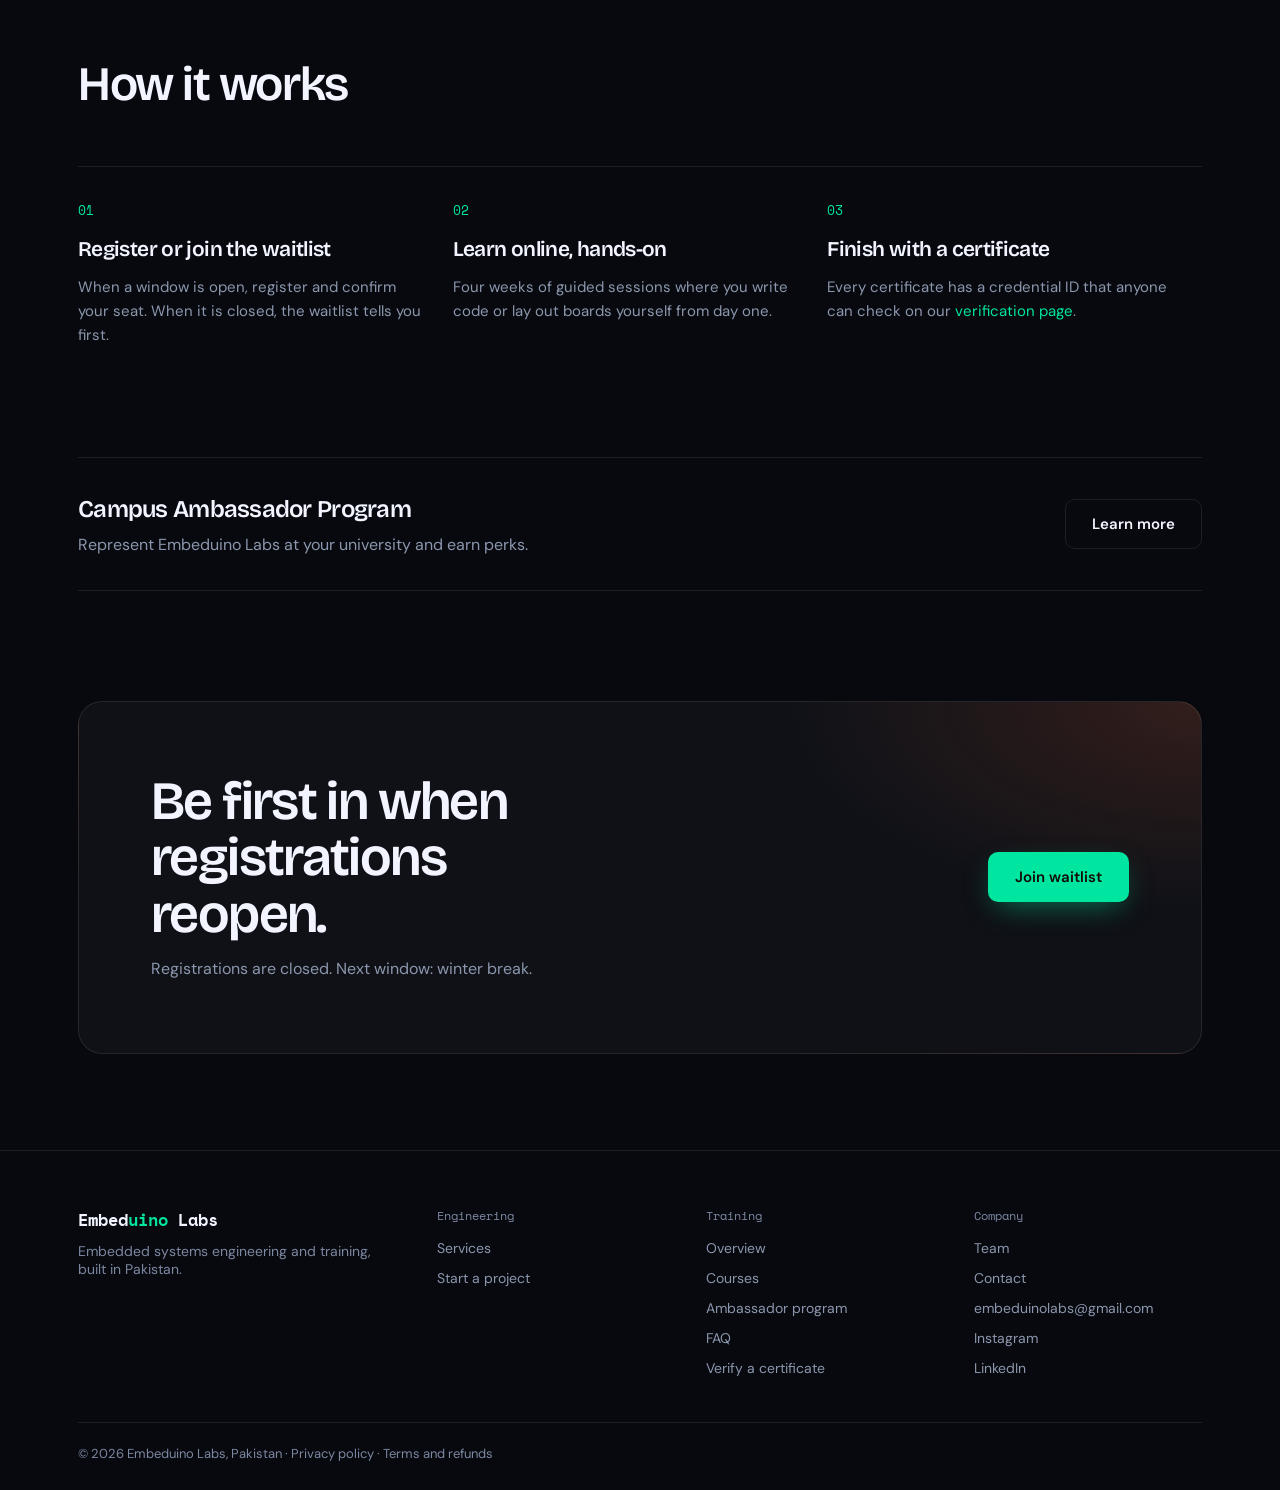
<file: training.html>
<!DOCTYPE html><html lang="en"><head><meta charset="UTF-8"><meta name="viewport" content="width=device-width,initial-scale=1">
<title>Training — Embeduino Labs</title><meta name="description" content="Hands-on bootcamps in embedded systems, STM32 and PCB design, taught by working engineers in Pakistan.">
<meta name="theme-color" content="#07090f"><link rel="preconnect" href="https://fonts.googleapis.com"><link href="https://fonts.googleapis.com/css2?family=Bricolage+Grotesque:opsz,wght@12..96,500;12..96,600&family=DM+Sans:wght@400;500;600&family=Space+Mono:wght@400;700&display=swap" rel="stylesheet">
<link rel="stylesheet" href="eng.css"><link rel="stylesheet" href="trn.css"><link rel="stylesheet" href="base.css"><link rel="icon" href="favicon.svg" type="image/svg+xml"></head><body class="trn">
<a class="skip" href="#main">Skip to content</a><header class="nav"><a class="logo" translate="no" href="index.html">Embed<b>uino</b> Labs</a><div class="nav-r" role="navigation" aria-label="Primary"><a href="engineering.html">Engineering</a><span class="dd"><a href="training.html" aria-current="page">Training</a><button class="ddb" type="button" aria-label="Training pages" aria-haspopup="true"></button><span class="ddm"><a href="training.html" aria-current="page">Overview</a><a href="courses.html">Courses</a><a href="ambassador.html">Ambassador program</a><a href="verify.html">Verify a certificate</a><a href="faq.html">FAQ</a></span></span><a href="team.html">Team</a><a href="contact.html">Contact</a><a class="nbtn sg" data-cta href="https://docs.google.com/forms/d/1Flcm8zHhwcUQbWOsdlLaiDBojNH8hl6wbdkQwR3EUpU/" target="_blank" rel="noopener">Register now</a></div><button class="burger" type="button" aria-label="Open menu" aria-expanded="false" aria-controls="mmenu"><i></i><i></i></button></header><div class="mmenu" id="mmenu"><a href="engineering.html">Engineering</a><a href="training.html" aria-current="page">Training</a><a class="sub" href="courses.html">Courses</a><a class="sub" href="ambassador.html">Ambassador program</a><a class="sub" href="verify.html">Verify a certificate</a><a class="sub" href="faq.html">FAQ</a><a href="team.html">Team</a><a href="contact.html">Contact</a><a class="nbtn sg" data-cta href="https://docs.google.com/forms/d/1Flcm8zHhwcUQbWOsdlLaiDBojNH8hl6wbdkQwR3EUpU/" target="_blank" rel="noopener">Register now</a></div><a id="main" tabindex="-1"></a>
<section class="hero"><div class="wrap hero-g"><div><h1 class="in1">Learn embedded systems by building them.</h1>
<p class="lede in2">Hands-on bootcamps in embedded systems, STM32 and PCB design, taught by engineers who do this for a living.</p>
<div class="acts in3"><a class="btn" data-cta href="https://docs.google.com/forms/d/1Flcm8zHhwcUQbWOsdlLaiDBojNH8hl6wbdkQwR3EUpU/" target="_blank" rel="noopener">Register now</a><a class="btn ghost" href="courses.html">See the courses</a></div></div>
<div class="st in4" data-state="closed"><span class="dot" aria-hidden="true">Registration status</span><b data-bind="statusLine">Registrations are closed.</b><p>Seats fill on a first come basis when a window opens. Join the waitlist to hear first.</p><p data-bind="batchesTotal"></p></div></div></section>
<div class="stack" aria-hidden="true"><div><span>GPIO</span><span>Timers</span><span>PWM</span><span>ADC</span><span>UART</span><span>I²C</span><span>SPI</span><span>DMA</span><span>Interrupts</span><span>KiCad</span><span>EasyEDA</span><span>FreeRTOS</span><span>Gerbers</span><span>GPIO</span><span>Timers</span><span>PWM</span><span>ADC</span><span>UART</span><span>I²C</span><span>SPI</span><span>DMA</span><span>Interrupts</span><span>KiCad</span><span>EasyEDA</span><span>FreeRTOS</span><span>Gerbers</span></div></div>
<section class="sec"><div class="wrap"><div class="sh"><h2>Two tracks, four bootcamps</h2><p>Start with the foundations, then go deeper in the same track.</p></div><div data-render="pathway"></div><noscript><p>See <a href="courses.html">the course list</a>.</p></noscript></div></section>
<section class="sec" style="padding-top:0"><div class="wrap"><div class="sh"><h2>How it works</h2></div><div class="steps3">
<div class="rv"><b>01</b><h3>Register or join the waitlist</h3><p>When a window is open, register and confirm your seat. When it is closed, the waitlist tells you first.</p></div>
<div class="rv"><b>02</b><h3>Learn online, hands-on</h3><p>Four weeks of guided sessions where you write code or lay out boards yourself from day one.</p></div>
<div class="rv"><b>03</b><h3>Finish with a certificate</h3><p>Every certificate has a credential ID that anyone can check on our <a href="verify.html" style="color:var(--cu)">verification page</a>.</p></div></div></div></section>
<section class="sec" data-when="reviews" hidden style="padding-top:0"><div class="wrap"><div class="sh"><h2>What students say</h2></div><div class="rg" data-render="reviews"></div></div></section>
<section class="sec" style="padding-top:0"><div class="wrap"><div class="strip"><div><h3>Campus Ambassador Program</h3><p>Represent Embeduino Labs at your university and earn perks.</p></div><a class="btn ghost" href="ambassador.html">Learn more</a></div></div></section>
<section><div class="wrap"><div class="cta"><div><h2>Be first in when registrations reopen.</h2><p data-bind="statusLine"></p></div><a class="btn" data-cta href="https://docs.google.com/forms/d/1Flcm8zHhwcUQbWOsdlLaiDBojNH8hl6wbdkQwR3EUpU/" target="_blank" rel="noopener">Register now</a></div></div></section><footer class="foot"><div class="fw"><div class="fg"><div class="fb"><a class="logo" translate="no" href="index.html">Embed<b>uino</b> Labs</a><p>Embedded systems engineering and training, built in Pakistan.</p></div><div class="fl"><p class="ft">Engineering</p><a href="engineering.html">Services</a><a href="engineering-contact.html">Start a project</a></div><div class="fl"><p class="ft">Training</p><a href="training.html">Overview</a><a href="courses.html">Courses</a><a href="ambassador.html">Ambassador program</a><a href="faq.html">FAQ</a><a href="verify.html">Verify a certificate</a></div><div class="fl"><p class="ft">Company</p><a href="team.html">Team</a><a href="contact.html">Contact</a><a href="mailto:embeduinolabs@gmail.com">embeduinolabs@gmail.com</a><a href="https://www.instagram.com/embeduinolabs/" target="_blank" rel="noopener">Instagram</a><a href="https://www.linkedin.com/company/embeduinolabs/" target="_blank" rel="noopener">LinkedIn</a></div></div><p class="fc">© 2026 Embeduino Labs, Pakistan · <a href="privacy.html">Privacy policy</a> · <a href="terms.html">Terms and refunds</a></p></div></footer><script src="site-data.js"></script><script src="site.js" defer></script></body></html>
</file>
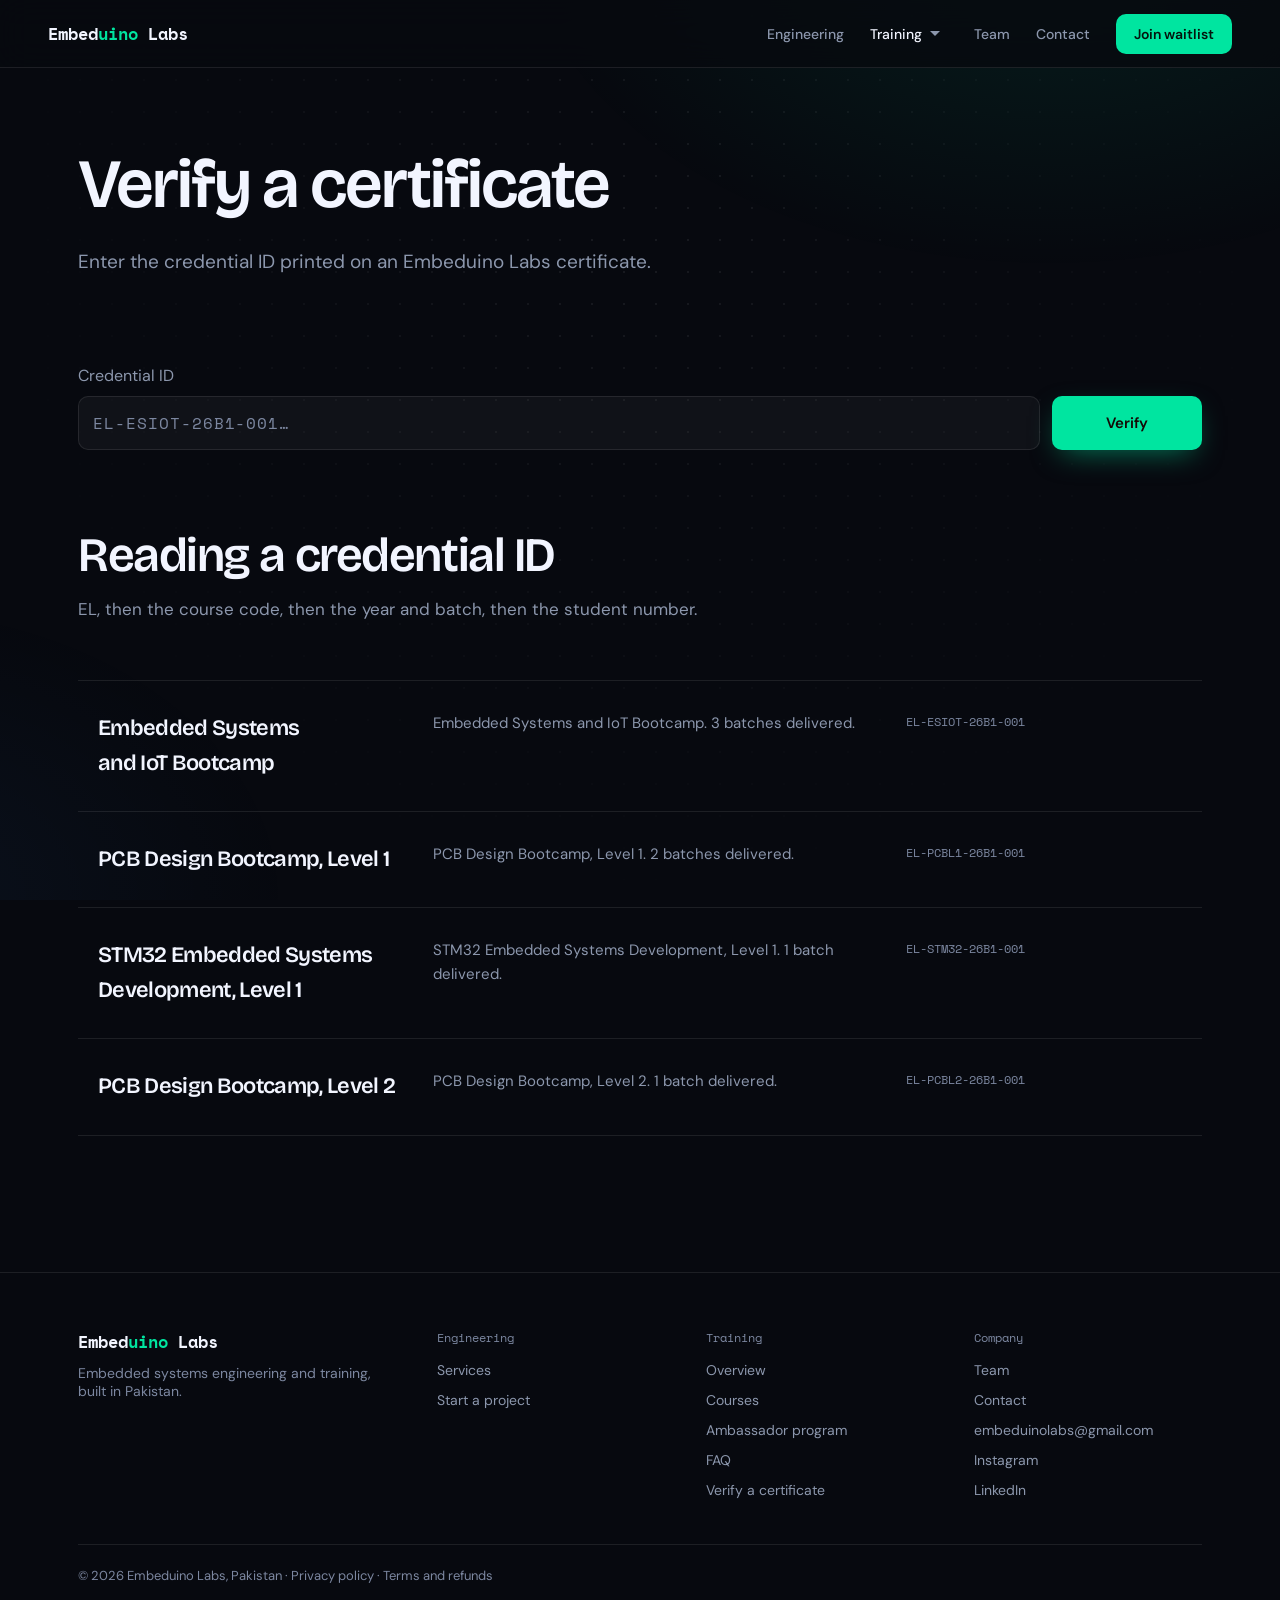
<file: verify.html>
<!DOCTYPE html><html lang="en"><head><meta charset="UTF-8"><meta name="viewport" content="width=device-width,initial-scale=1"><title>Verify a certificate — Embeduino Labs</title><meta name="description" content="Check the authenticity of an Embeduino Labs certificate."><meta name="theme-color" content="#07090f"><link rel="preconnect" href="https://fonts.googleapis.com"><link href="https://fonts.googleapis.com/css2?family=Bricolage+Grotesque:opsz,wght@12..96,500;12..96,600&family=DM+Sans:wght@400;500;600&family=Space+Mono:wght@400;700&display=swap" rel="stylesheet"><link rel="stylesheet" href="eng.css"><link rel="stylesheet" href="trn.css"><link rel="stylesheet" href="base.css"><link rel="icon" href="favicon.svg" type="image/svg+xml"></head><body class="trn"><a class="skip" href="#main">Skip to content</a><header class="nav"><a class="logo" translate="no" href="index.html">Embed<b>uino</b> Labs</a><div class="nav-r" role="navigation" aria-label="Primary"><a href="engineering.html">Engineering</a><span class="dd"><a href="training.html" aria-current="page">Training</a><button class="ddb" type="button" aria-label="Training pages" aria-haspopup="true"></button><span class="ddm"><a href="training.html">Overview</a><a href="courses.html">Courses</a><a href="ambassador.html">Ambassador program</a><a href="verify.html" aria-current="page">Verify a certificate</a><a href="faq.html">FAQ</a></span></span><a href="team.html">Team</a><a href="contact.html">Contact</a><a class="nbtn sg" data-cta href="https://docs.google.com/forms/d/1Flcm8zHhwcUQbWOsdlLaiDBojNH8hl6wbdkQwR3EUpU/" target="_blank" rel="noopener">Register now</a></div><button class="burger" type="button" aria-label="Open menu" aria-expanded="false" aria-controls="mmenu"><i></i><i></i></button></header><div class="mmenu" id="mmenu"><a href="engineering.html">Engineering</a><a href="training.html" aria-current="page">Training</a><a class="sub" href="courses.html">Courses</a><a class="sub" href="ambassador.html">Ambassador program</a><a class="sub" href="verify.html" aria-current="page">Verify a certificate</a><a class="sub" href="faq.html">FAQ</a><a href="team.html">Team</a><a href="contact.html">Contact</a><a class="nbtn sg" data-cta href="https://docs.google.com/forms/d/1Flcm8zHhwcUQbWOsdlLaiDBojNH8hl6wbdkQwR3EUpU/" target="_blank" rel="noopener">Register now</a></div><a id="main" tabindex="-1"></a><section class="hero" style="padding-bottom:50px"><div class="wrap"><h1 class="in1" style="font-size:clamp(38px,5.4vw,70px);max-width:16ch">Verify a certificate</h1><p class="lede in2">Enter the credential ID printed on an Embeduino Labs certificate.</p></div></section><section class="sec" style="padding:0 0 40px"><div class="wrap"><form id="vf" novalidate><label for="cid" style="display:block;color:var(--mu);margin-bottom:8px">Credential ID</label><div class="vf"><input class="fi" id="cid" name="credential" autocomplete="off" spellcheck="false" autocapitalize="characters" placeholder="EL-ESIOT-26B1-001…"><button class="btn" id="vb" type="submit"><span>Verify</span><i class="sp" aria-hidden="true"></i></button></div></form><div id="res" aria-live="polite"></div></div></section><section class="sec" style="padding:40px 0 40px"><div class="wrap"><div class="sh"><h2>Reading a credential ID</h2><p>EL, then the course code, then the year and batch, then the student number.</p></div><div class="svc" data-render="codes"></div></div></section><footer class="foot"><div class="fw"><div class="fg"><div class="fb"><a class="logo" translate="no" href="index.html">Embed<b>uino</b> Labs</a><p>Embedded systems engineering and training, built in Pakistan.</p></div><div class="fl"><p class="ft">Engineering</p><a href="engineering.html">Services</a><a href="engineering-contact.html">Start a project</a></div><div class="fl"><p class="ft">Training</p><a href="training.html">Overview</a><a href="courses.html">Courses</a><a href="ambassador.html">Ambassador program</a><a href="faq.html">FAQ</a><a href="verify.html">Verify a certificate</a></div><div class="fl"><p class="ft">Company</p><a href="team.html">Team</a><a href="contact.html">Contact</a><a href="mailto:embeduinolabs@gmail.com">embeduinolabs@gmail.com</a><a href="https://www.instagram.com/embeduinolabs/" target="_blank" rel="noopener">Instagram</a><a href="https://www.linkedin.com/company/embeduinolabs/" target="_blank" rel="noopener">LinkedIn</a></div></div><p class="fc">© 2026 Embeduino Labs, Pakistan · <a href="privacy.html">Privacy policy</a> · <a href="terms.html">Terms and refunds</a></p></div></footer><script src="site-data.js"></script><script src="site.js" defer></script><script>
/* ─── SUPABASE CONFIG ─────────────────────────────────────────────────── */
const SUPABASE_URL    = 'https://sowswyxeudrjcwaklcsp.supabase.co';
const SUPABASE_ANON   = 'eyJhbGciOiJIUzI1NiIsInR5cCI6IkpXVCJ9.eyJpc3MiOiJzdXBhYmFzZSIsInJlZiI6InNvd3N3eXhldWRyamN3YWtsY3NwIiwicm9sZSI6ImFub24iLCJpYXQiOjE3ODQ1NjE1MDEsImV4cCI6MjEwMDEzNzUwMX0.RV7vfAE8VIggd2hrt2up8-c0TgE2snuTEnPbim-pU98';
const BUCKET          = 'certificates';
const TABLE           = 'certificates';

const SUPABASE_HEADERS = {
  'apikey':        SUPABASE_ANON,
  'Authorization': 'Bearer ' + SUPABASE_ANON,
  'Content-Type':  'application/json',
};

const COURSE_COLORS = {
  'ESIOT': 'var(--blue)',
  'PCBL1': 'var(--green)',
  'STM32': 'var(--blue)',
  'PCBL2': 'var(--green)',
};

const GRADE_COLORS = {
  'Distinction': 'var(--green)',
  'Merit':       'var(--blue)',
  'Pass':        'var(--orange)',
};

/* ── Fetch one row from Supabase by credential_id ── */
async function fetchCert(credId) {
  const r = await fetch(`${SUPABASE_URL}/rest/v1/rpc/get_certificate`, { method:'POST', headers: SUPABASE_HEADERS, body: JSON.stringify({ cid: credId }) });
  if (r.ok) { const d = await r.json(); return d.length ? d[0] : null; }
  if (r.status !== 404) throw new Error('DB error ' + r.status);
  /* fallback until supabase-security.sql has been run */
  const res = await fetch(`${SUPABASE_URL}/rest/v1/${TABLE}?credential_id=eq.${encodeURIComponent(credId)}&select=*&limit=1`, { headers: SUPABASE_HEADERS });
  if (!res.ok) throw new Error('DB error ' + res.status);
  const data = await res.json(); return data.length ? data[0] : null;
}

/* ── Generate a signed URL for a private-bucket PDF (60 min expiry) ── */
async function getSignedUrl(pdfPath) {
  const endpoint = `${SUPABASE_URL}/storage/v1/object/sign/${BUCKET}/${pdfPath}`;

  const res = await fetch(endpoint, {
    method: 'POST',
    headers: SUPABASE_HEADERS,
    body: JSON.stringify({ expiresIn: 3600 }),
  });

  if (!res.ok) {
    const err = await res.text();
    throw new Error(`signed URL error ${res.status}: ${err}`);
  }

  const data = await res.json();
  console.log(data);

  if (data.signedURL) {
    return `${SUPABASE_URL}/storage/v1${data.signedURL}`;
  }

  if (data.signedUrl) {
    return `${SUPABASE_URL}/storage/v1${data.signedUrl}`;
  }

  throw new Error('No signed URL returned');
}
  

const esc=s=>String(s??'').replace(/[&<>"']/g,c=>({'&':'&amp;','<':'&lt;','>':'&gt;','"':'&quot;',"'":'&#39;'}[c]));
const $=i=>document.getElementById(i),res=$('res');
function err(m){res.innerHTML='<p class="er" role="alert">'+m+'</p>'}
async function verify(raw){const id=raw.trim().toUpperCase(),inp=$('cid'),b=$('vb');
 if(!/^EL-[A-Z0-9]{4,6}-\d{2}B\d{1,2}-\d{3,4}$/.test(id)){inp.setAttribute('aria-invalid','true');err('That does not look like a credential ID. Example: EL-ESIOT-26B1-001');inp.focus();return}
 inp.removeAttribute('aria-invalid');b.disabled=true;res.innerHTML='';
 try{const c=await fetchCert(id);if(!c){err('No certificate matches <b>'+esc(id)+'</b>. Check for typos or email <a href="mailto:embeduinolabs@gmail.com" style="color:var(--cu)">embeduinolabs@gmail.com</a>.');return}
  let url=null;if((c.pdf_available===true||c.pdf_available==='true'||c.pdf_available==='t')&&c.pdf_path){try{url=await getSignedUrl(c.pdf_path)}catch(e){console.warn(e.message)}}
  res.innerHTML='<div class="vc" tabindex="-1" id="vc"><span class="pl on">Verified certificate</span><h2>'+esc(c.student_name)+'</h2><dl class="mt2"><div><dt>Credential</dt><dd>'+esc(id)+'</dd></div><div><dt>Course</dt><dd>'+esc(c.course)+(c.track?', '+esc(c.track):'')+'</dd></div><div><dt>Batch</dt><dd>'+esc(c.batch)+'</dd></div><div><dt>Completed</dt><dd>'+esc(c.completed)+'</dd></div><div><dt>Grade</dt><dd>'+esc(c.grade)+'</dd></div><div><dt>Instructor</dt><dd>'+esc(c.instructor)+'</dd></div></dl>'+(url?'<a class="btn" href="'+url+'" target="_blank" rel="noopener">View certificate</a>':'<p class="hint">Certificate PDF coming soon.</p>')+'</div>';
  $('vc').focus();const u=new URL(location);u.searchParams.set('id',id);history.replaceState({},'',u)}
 catch(e){err('The certificate service is unavailable right now. Please try again shortly.')}finally{b.disabled=false}}
$('vf').addEventListener('submit',e=>{e.preventDefault();verify($('cid').value)});
const q=new URLSearchParams(location.search).get('id');if(q){$('cid').value=q.toUpperCase();verify(q)}
</script></body></html>
</file>
<file: eng.css>
:root{--bg:#07090f;--panel:rgba(255,255,255,.035);--line:rgba(255,255,255,.09);--tx:#f2f5ff;--mu:#8c97ad;--di:#5a6579;--cu:#ff6b35;--sg:#00e5a0;--head:'Bricolage Grotesque',sans-serif;--sans:'DM Sans',sans-serif;--mono:'Space Mono',monospace}
*{margin:0;padding:0;box-sizing:border-box}
html{scroll-behavior:smooth}
body{font-family:var(--sans);background:var(--bg);color:var(--tx);line-height:1.6;overflow-x:hidden;-webkit-font-smoothing:antialiased}
body::before{content:'';position:fixed;inset:0;z-index:-2;background:radial-gradient(900px 600px at 82% -10%,rgba(255,107,53,.1),transparent 60%),radial-gradient(700px 500px at -10% 100%,rgba(74,158,255,.05),transparent 60%)}
body::after{content:'';position:fixed;inset:0;z-index:-1;background-image:radial-gradient(rgba(255,255,255,.07) 1px,transparent 1px);background-size:32px 32px;-webkit-mask-image:radial-gradient(ellipse at 50% 25%,#000,transparent 75%);mask-image:radial-gradient(ellipse at 50% 25%,#000,transparent 75%)}
a{color:inherit;text-decoration:none}
:focus-visible{outline:2px solid var(--cu);outline-offset:3px;border-radius:4px}
.wrap{max-width:1180px;margin:0 auto;padding:0 28px}
.btn{display:inline-flex;align-items:center;justify-content:center;font:600 15px var(--sans);padding:14px 26px;border-radius:10px;background:var(--cu);color:#140a05;border:1px solid transparent;transition:transform .2s,background .2s;box-shadow:0 10px 30px -10px rgba(255,107,53,.6)}
.btn:hover{background:#ff8352;transform:translateY(-2px)}
.btn.ghost{background:transparent;color:var(--tx);border-color:var(--line);box-shadow:none}
.btn.ghost:hover{border-color:rgba(255,255,255,.28);background:var(--panel)}
.btn.sg{background:var(--sg);color:#04140d;box-shadow:0 10px 30px -10px rgba(0,229,160,.55)}
.btn.sg:hover{background:#2cf0b3}
h1,h2,h3{font-family:var(--head);font-weight:600;letter-spacing:-.03em}
.hero{padding:150px 0 90px}
.hero-g{display:grid;grid-template-columns:1.05fr .95fr;gap:56px;align-items:center}
.hero h1{font-size:clamp(42px,6.2vw,82px);line-height:1.02;margin-bottom:26px}
.lede{font-size:19px;color:var(--mu);max-width:46ch;margin-bottom:36px}
.acts{display:flex;gap:14px;flex-wrap:wrap}
.facts{display:flex;gap:36px;flex-wrap:wrap;margin-top:56px;padding-top:24px;border-top:1px solid var(--line);font-size:14px;color:var(--mu)}
.facts span{max-width:20ch}
.board{width:100%;height:auto}
.board .ln{fill:none;stroke:rgba(255,107,53,.5);stroke-width:1.5}
.board .ol{fill:none;stroke:rgba(255,255,255,.14);stroke-width:1.2}
.board .via{fill:var(--bg);stroke:var(--cu);stroke-width:1.5}
.board text{font:400 10px var(--mono);fill:var(--di)}
.pulse{fill:none;stroke:#ffb48a;stroke-width:2.2;stroke-linecap:round;stroke-dasharray:6 94;animation:flow 3.4s linear infinite}
@keyframes flow{from{stroke-dashoffset:100}to{stroke-dashoffset:0}}
.in1{animation:up .8s .05s both}.in2{animation:up .8s .18s both}.in3{animation:up .8s .3s both}.in4{animation:up 1s .25s both}
@keyframes up{from{opacity:0;transform:translateY(22px)}to{opacity:1;transform:none}}
.stack{border-block:1px solid var(--line);overflow:hidden;padding:18px 0;white-space:nowrap}
.stack div{display:inline-block;animation:mq 38s linear infinite;font:400 13px var(--mono);color:var(--di)}
.stack span{margin:0 22px}
@keyframes mq{to{transform:translateX(-50%)}}
.sec{padding:110px 0}
.sh{max-width:620px;margin-bottom:56px}
.sh h2{font-size:clamp(30px,4vw,48px);line-height:1.08;margin-bottom:14px}
.sh p{color:var(--mu);font-size:17px}
.svc{border-top:1px solid var(--line)}
.row{display:grid;grid-template-columns:1.1fr 1.6fr 1fr;gap:32px;padding:30px 20px;border-bottom:1px solid var(--line);position:relative;transition:background .25s}
.row::before{content:'';position:absolute;left:0;top:-1px;bottom:-1px;width:2px;background:var(--cu);transform:scaleY(0);transition:transform .3s}
.row:hover{background:linear-gradient(90deg,rgba(255,107,53,.07),transparent 70%)}.row:hover::before{transform:scaleY(1)}
.row h3{font-size:22px}
.row p{color:var(--mu);font-size:15px;max-width:52ch}
.row small{font:400 12px var(--mono);color:var(--di);line-height:1.9}
.why{display:grid;grid-template-columns:1fr 1fr;gap:64px}
.why h2{font-size:clamp(30px,4vw,48px);line-height:1.08}
.why>div:first-child p{color:var(--mu);font-size:17px;margin-top:18px;max-width:44ch}
.pt{padding:22px 0;border-top:1px solid var(--line)}.pt:last-child{border-bottom:1px solid var(--line)}
.pt h3{font-size:19px;margin-bottom:6px}.pt p{color:var(--mu);font-size:15px}
.steps{display:grid;grid-template-columns:repeat(4,1fr);border-top:1px solid var(--line)}
.step{padding:34px 28px 0 0;position:relative}
.step::before{content:'';position:absolute;top:-5px;left:0;width:9px;height:9px;border-radius:50%;background:var(--cu);box-shadow:0 0 14px var(--cu)}
.step b{font:400 13px var(--mono);color:var(--cu)}
.step h3{font-size:20px;margin:10px 0 8px}.step p{color:var(--mu);font-size:15px}
.work{display:grid;grid-template-columns:repeat(3,1fr);gap:20px}
.proj{border:1px solid var(--line);border-radius:14px;overflow:hidden;background:var(--panel);transition:border-color .25s,transform .25s}
.proj:hover{border-color:rgba(255,107,53,.35);transform:translateY(-4px)}
.thumb{height:170px;border-bottom:1px solid var(--line);background:repeating-linear-gradient(45deg,transparent 0 10px,rgba(255,255,255,.02) 10px 11px)}
.thumb svg{width:100%;height:100%}.thumb path,.thumb rect,.thumb circle{fill:none;stroke:rgba(255,107,53,.55);stroke-width:1.5}
.proj div:last-child{padding:22px}
.proj small{font:400 11px var(--mono);color:var(--di)}
.proj h3{font-size:19px;margin:8px 0}.proj p{color:var(--mu);font-size:14px}
.cta{border:1px solid var(--line);border-radius:24px;padding:clamp(36px,6vw,72px);background:radial-gradient(600px 300px at 100% 0,rgba(255,107,53,.15),transparent 70%),var(--panel);display:flex;justify-content:space-between;align-items:center;gap:32px;flex-wrap:wrap}
.cta h2{font-size:clamp(30px,4.4vw,54px);line-height:1.05;max-width:14ch}
.cta p{color:var(--mu);margin-top:12px;max-width:40ch}
@media(max-width:900px){.hero{padding-top:120px}.hero-g,.why{grid-template-columns:1fr;gap:40px}.row{grid-template-columns:1fr;gap:10px}.steps,.work{grid-template-columns:1fr}.step{padding:30px 0 20px 26px;border-left:1px solid var(--line)}.steps{border-top:0}.step::before{top:36px;left:-5px}.sec{padding:80px 0}}
@media(prefers-reduced-motion:reduce){*{animation:none!important;transition:none!important}.in1,.in2,.in3,.in4{opacity:1}}
.tkr{display:grid;grid-template-columns:1fr 2.4fr;gap:32px;padding:26px 0;border-bottom:1px solid var(--line)}.tkr:first-child{border-top:1px solid var(--line)}.tkr h3{font-size:19px}
.cp{display:flex;flex-wrap:wrap;gap:8px}.cp span{padding:7px 14px;border:1px solid var(--line);border-radius:999px;font-size:14px;background:var(--panel)}.cp.mo{margin-top:4px}.cp.mo span{color:var(--mu);background:transparent}
.tkr details{margin-top:10px}.tkr summary{cursor:pointer;list-style:none;color:var(--di);font:400 13px var(--mono);min-height:36px;display:flex;align-items:center}.tkr summary::-webkit-details-marker{display:none}.tkr summary::before{content:'+ ';margin-right:6px}.tkr details[open] summary::before{content:'\2013 '}
@media(max-width:900px){.tkr{grid-template-columns:1fr;gap:12px}}
</file>
<file: base.css>
:root{color-scheme:dark;--line:rgba(255,255,255,.09);--tx:#f2f5ff;--mu:#8c97ad;--di:#7c87a0;--cu:#ff6b35;--sg:#00e5a0;--panel:rgba(255,255,255,.035);--head:'Bricolage Grotesque',sans-serif;--sans:'DM Sans',sans-serif;--mono:'Space Mono',monospace}
html{color-scheme:dark;-webkit-tap-highlight-color:rgba(255,107,53,.15)}
html body{cursor:auto}
a,button,summary,label,select{touch-action:manipulation}
a,button{cursor:pointer}
#cursor,#cursor-ring{display:none!important}
:focus-visible{outline:2px solid var(--cu)!important;outline-offset:3px;border-radius:4px}
[id]{scroll-margin-top:88px}
h1,h2,h3{font-family:var(--head)!important;text-wrap:balance}
s,strong,td,time,.pricing,.f{font-variant-numeric:tabular-nums}
.skip{position:fixed;left:16px;top:-80px;z-index:300;background:var(--cu);color:#140a05;padding:12px 18px;border-radius:8px;font:600 14px var(--sans)}
.skip:focus{top:12px}
.nav{position:fixed;top:0;left:0;right:0;z-index:100;height:68px;display:flex;align-items:center;justify-content:space-between;padding:0 clamp(20px,4vw,48px);background:rgba(7,9,15,.78);-webkit-backdrop-filter:blur(16px);backdrop-filter:blur(16px);border-bottom:1px solid var(--line)}
.logo{font:700 17px var(--mono);color:var(--tx);text-decoration:none}.logo b{color:var(--sg)}
.nav-r{display:flex;align-items:center;gap:26px}
.nav-r a:not(.nbtn){font:500 14px var(--sans);color:var(--mu);text-decoration:none;transition:color .2s}
.nav-r a:not(.nbtn):hover,.nav-r a[aria-current]{color:var(--tx)}
.nbtn{display:inline-flex;align-items:center;justify-content:center;min-height:40px;padding:0 18px;border-radius:10px;font:600 14px var(--sans);text-decoration:none;background:var(--cu);color:#140a05;transition:transform .2s,background-color .2s}
.nbtn:hover{background:#ff8352;transform:translateY(-2px)}.nbtn.sg{background:var(--sg);color:#04140d}.nbtn.sg:hover{background:#2cf0b3}
.burger{display:none;width:44px;height:44px;background:none;border:0;position:relative}
.burger i{position:absolute;left:11px;right:11px;height:2px;background:var(--tx);border-radius:2px;transition:transform .3s}
.burger i:first-child{top:18px}.burger i:last-child{top:25px}
.burger.open i:first-child{transform:translateY(3.5px) rotate(45deg)}.burger.open i:last-child{transform:translateY(-3.5px) rotate(-45deg)}
.mmenu{display:none;position:fixed;inset:68px 0 0;z-index:99;background:rgba(7,9,15,.98);flex-direction:column;justify-content:center;gap:4px;padding:32px 28px;overscroll-behavior:contain}
.mmenu.open{display:flex}
.mmenu a:not(.nbtn){font:600 28px var(--head);color:var(--tx);text-decoration:none;padding:14px 0;border-bottom:1px solid var(--line)}
.mmenu .nbtn{margin-top:22px;min-height:52px;font-size:16px}
.foot{border-top:1px solid var(--line);padding:56px 0 28px;margin-top:96px;background:transparent;color:var(--mu);font:400 14px var(--sans)}
.fw{max-width:1180px;margin:0 auto;padding:0 28px}
.fg{display:grid;grid-template-columns:1.4fr repeat(3,1fr);gap:40px;margin-bottom:40px}
.fb p{margin-top:10px;max-width:30ch;color:var(--di)}
.fl{display:flex;flex-direction:column;gap:2px}
.fl .ft{font:500 12px var(--mono);color:var(--di);margin-bottom:8px}
.fl a{color:var(--mu);text-decoration:none;padding:5px 0;transition:color .2s}.fl a:hover{color:var(--tx)}
.fc{padding-top:22px;border-top:1px solid var(--line);color:var(--di);font-size:13px}
@media(max-width:900px){.nav-r{display:none}.burger{display:block}.fg{grid-template-columns:1fr 1fr}.fb{grid-column:1/-1}input,select,textarea{font-size:16px!important}}
@media(pointer:coarse){.fl a,.nav-r a{min-height:44px;display:inline-flex;align-items:center}button,input,select{min-height:44px}}
@media(prefers-reduced-motion:reduce){*,*::before,*::after{animation-duration:.01ms!important;animation-iteration-count:1!important;transition-duration:.01ms!important;scroll-behavior:auto!important}}
.cover{position:absolute;inset:0;z-index:2;border-radius:inherit}
[class*="course"] a:not(.cover){position:relative;z-index:3}
.pr{max-width:760px}.pr h2{font-size:24px;margin:42px 0 10px}.pr p,.pr li{color:var(--mu);margin-bottom:12px}.pr ul{padding-left:20px}.pr a{color:var(--cu)}.pr small{color:var(--di)}
mark{background:#ffd24a;color:#1a1300;padding:2px 6px;border-radius:4px}
.dd{position:relative;display:inline-flex;align-items:center}.ddb{width:26px;height:36px;background:none;border:0;position:relative}
.ddb::after{content:'';position:absolute;left:8px;top:15px;border:5px solid transparent;border-top-color:var(--mu);transition:transform .2s}.dd:hover .ddb::after,.dd:focus-within .ddb::after{transform:rotate(180deg) translateY(2px)}
.ddm{display:none;position:absolute;top:calc(100% + 10px);left:-14px;min-width:230px;padding:8px;flex-direction:column;background:#0d111b;border:1px solid var(--line);border-radius:14px;box-shadow:0 24px 60px -20px rgba(0,0,0,.7)}
.ddm::before{content:'';position:absolute;left:0;right:0;top:-12px;height:12px}.dd:hover .ddm,.dd:focus-within .ddm{display:flex}
.ddm a{padding:11px 14px;border-radius:8px;white-space:nowrap}.ddm a:hover,.ddm a[aria-current]{background:var(--panel);color:var(--tx)}
.mmenu a.sub{font:500 18px var(--sans);color:var(--mu);padding:10px 0 10px 18px}
</file>
<file: trn.css>
.trn{--cu:#00e5a0}
.trn::before{background:radial-gradient(900px 600px at 82% -10%,rgba(0,229,160,.1),transparent 60%),radial-gradient(700px 500px at -10% 100%,rgba(74,158,255,.06),transparent 60%)}
.trn .btn{box-shadow:0 10px 30px -10px rgba(0,229,160,.55)}.trn .btn:hover{background:#2cf0b3}
.trn .btn.ghost{box-shadow:none;background:transparent}.trn .btn.ghost:hover{background:var(--panel)}
.st{border:1px solid var(--line);border-radius:20px;padding:30px;background:var(--panel);display:grid;gap:14px}
.st p{color:var(--mu);font-size:15px}.st b{font:600 21px var(--head);letter-spacing:-.02em;display:block;line-height:1.25}
.dot{display:inline-flex;align-items:center;gap:10px;font:400 12px var(--mono);color:#ffb347}
.dot::before{content:'';width:8px;height:8px;border-radius:50%;background:#ffb347;animation:bl 2s infinite}
[data-state=open] .dot{color:var(--cu)}[data-state=open] .dot::before{background:var(--cu)}
@keyframes bl{50%{opacity:.3}}
.tr{margin-bottom:44px}.tl{font:400 13px var(--mono);color:var(--di);margin-bottom:14px}
.rw{display:grid;grid-template-columns:1fr 64px 1fr;align-items:center}
.cn{height:2px;background:var(--line);position:relative;overflow:hidden;transform-origin:left;transform:scaleX(0);transition:transform 1s .2s cubic-bezier(.2,.8,.2,1)}
.cn.in{transform:none;background:linear-gradient(90deg,var(--cu),var(--line))}
.nd,.cs,.sn{position:relative;overflow:hidden;border:1px solid var(--line);border-radius:18px;padding:26px;background:var(--panel);transition:border-color .25s,transform .25s;display:block}
.nd::before,.cs::before{content:'';position:absolute;inset:0;background:radial-gradient(380px circle at var(--mx,50%) var(--my,0),rgba(0,229,160,.1),transparent 45%);opacity:0;transition:opacity .3s;pointer-events:none}
.nd:hover,.cs:hover{border-color:rgba(0,229,160,.35)}.nd:hover{transform:translateY(-4px)}.nd:hover::before,.cs:hover::before{opacity:1}
.nd>*,.cs>*{position:relative}.nd h3{font-size:22px;margin:16px 0 4px}.nd p{color:var(--mu);font-size:14px}
.mt{display:flex;justify-content:space-between;gap:12px;flex-wrap:wrap;margin-top:18px;padding-top:14px;border-top:1px solid var(--line);font:400 12px var(--mono);color:var(--mu)}.mt s,.mt2 s{opacity:.5}
.pl{display:inline-flex;align-items:center;gap:8px;font:400 12px var(--mono);color:var(--di)}.pl::before{content:'';width:7px;height:7px;border-radius:50%;background:var(--di)}
.pl.on{color:var(--cu)}.pl.on::before{background:var(--cu);animation:bl 2s infinite}
.rv{opacity:0;transform:translateY(24px);transition:opacity .8s var(--d,0ms),transform .8s var(--d,0ms),border-color .25s}.rv.in{opacity:1;transform:none}
.nd.rv.in:hover{transform:translateY(-4px);transition-delay:0s}
.steps3{display:grid;grid-template-columns:repeat(3,1fr);border-top:1px solid var(--line)}
.steps3 div{padding:30px 28px 0 0}.steps3 b{font:400 13px var(--mono);color:var(--cu)}.steps3 h3{font-size:21px;margin:10px 0 8px}.steps3 p{color:var(--mu);font-size:15px}
.cs{display:grid;grid-template-columns:1.15fr 1fr;gap:40px;padding:36px;margin-bottom:18px;scroll-margin-top:90px}
.no{font:400 13px var(--mono);color:var(--cu)}.hd{display:flex;flex-wrap:wrap;align-items:center;gap:10px 14px;margin:12px 0}.hd h2{font-size:clamp(24px,3vw,34px);line-height:1.1}
.lv{font:400 12px var(--mono);color:var(--cu);border:1px solid rgba(0,229,160,.3);border-radius:6px;padding:3px 9px}
.ds{color:var(--mu);font-size:16px;max-width:48ch}
.mt2{display:grid;grid-template-columns:1fr 1fr;gap:18px 24px;margin-top:26px}.mt2 dt{font:400 12px var(--mono);color:var(--di);margin-bottom:3px}.mt2 dd{font-size:14px}
.tp{list-style:none;margin-bottom:20px}.tp li{padding:11px 0;border-bottom:1px solid var(--line);font-size:15px;display:flex;gap:12px}.tp li::before{content:'';width:6px;height:6px;border-radius:50%;background:var(--cu);margin-top:9px;flex:none}
.ins{margin-bottom:22px;font-size:14px;color:var(--mu)}.ins summary{cursor:pointer;padding:8px 0;color:var(--tx)}.ins p{margin:6px 0 10px}.ins a{color:var(--cu)}
.sg2{display:grid;grid-template-columns:1fr 1fr;gap:14px}.sn h3{font-size:19px;margin-bottom:6px;display:inline}.sn .lv{margin-left:10px}.sn p{color:var(--mu);font-size:14px;margin-top:8px}.sn{border-style:dashed}
.strip{display:flex;justify-content:space-between;align-items:center;gap:24px;flex-wrap:wrap;padding:32px 0;border-block:1px solid var(--line)}.strip h3{font-size:24px}.strip p{color:var(--mu);margin-top:4px}
@media(max-width:900px){.rw{grid-template-columns:1fr}.cn{width:2px;height:28px;margin:0 0 0 26px;transform-origin:top;transform:scaleY(0)}.steps3,.cs,.sg2,.mt2{grid-template-columns:1fr}.cs{padding:24px;gap:24px}.steps3 div{padding:26px 0 0}}
@media(prefers-reduced-motion:reduce){.rv,.cn{opacity:1;transform:none}}

.trn .row:hover{background:linear-gradient(90deg,rgba(0,229,160,.07),transparent 70%)}
.s4{grid-template-columns:repeat(4,1fr)}.fq{border-top:1px solid var(--line)}.fq details{border-bottom:1px solid var(--line)}
.fq summary{list-style:none;cursor:pointer;padding:22px 0;font:600 19px var(--head);letter-spacing:-.02em;display:flex;justify-content:space-between;gap:20px;min-height:44px}
.fq summary::-webkit-details-marker{display:none}.fq summary::after{content:'+';color:var(--cu);font:400 24px var(--mono);transition:transform .3s}.fq details[open] summary::after{transform:rotate(45deg)}
.fq p{color:var(--mu);padding:0 0 22px;max-width:70ch}.fq .gl{font:400 13px var(--mono);color:var(--cu);margin:46px 0 6px}
.gc{display:grid;grid-template-columns:repeat(3,1fr);gap:16px}.gc .nd p{margin-top:6px}
.pp{display:grid;grid-template-columns:1fr 1fr;gap:18px}.pp .cs{display:block;padding:34px}.pp h2{font-size:34px;margin:8px 0 4px}.pp .rl{color:var(--cu);font:400 13px var(--mono);margin-bottom:14px}.pp p{color:var(--mu);margin-bottom:12px}.pp a.lk{color:var(--cu)}
.fi{width:100%;background:rgba(255,255,255,.04);border:1px solid var(--line);border-radius:10px;padding:14px;color:var(--tx);font:700 16px var(--mono);letter-spacing:.06em;text-transform:uppercase}
.fi::placeholder{text-transform:none;font-weight:400;color:var(--di)}.fi:focus{border-color:var(--cu);outline:0}.fi[aria-invalid=true]{border-color:#ff7070}
.vf{display:flex;gap:12px;flex-wrap:wrap}.vf .fi{flex:1;min-width:240px}.vf .btn{width:auto;min-width:150px}
.sp{display:none;width:16px;height:16px;border:2px solid #04140d;border-right-color:transparent;border-radius:50%;margin-left:10px;animation:spin .7s linear infinite}.btn[disabled] .sp{display:inline-block}@keyframes spin{to{transform:rotate(360deg)}}
.vc{border:1px solid rgba(0,229,160,.35);border-radius:20px;padding:clamp(24px,4vw,40px);background:var(--panel);margin-top:28px}.vc h2{font-size:clamp(28px,4vw,42px);margin:14px 0 24px}.vc .mt2{margin:0 0 26px}
.er{color:#ff8f8f;margin-top:10px;font-size:15px}.hint{color:var(--di);font-size:14px;margin-top:12px}
@media(max-width:900px){.s4,.gc,.pp{grid-template-columns:1fr}}
.rg{display:grid;grid-template-columns:repeat(3,1fr);gap:16px}.rq{border:1px solid var(--line);border-radius:18px;padding:28px;background:var(--panel);display:flex;flex-direction:column;justify-content:space-between;gap:24px}
.rq p{font-size:17px;line-height:1.6}.rq figcaption{display:flex;flex-direction:column;gap:2px;font-size:14px;color:var(--mu)}.rq b{color:var(--tx);font-weight:600}
@media(max-width:900px){.rg{grid-template-columns:1fr}}
</file>
